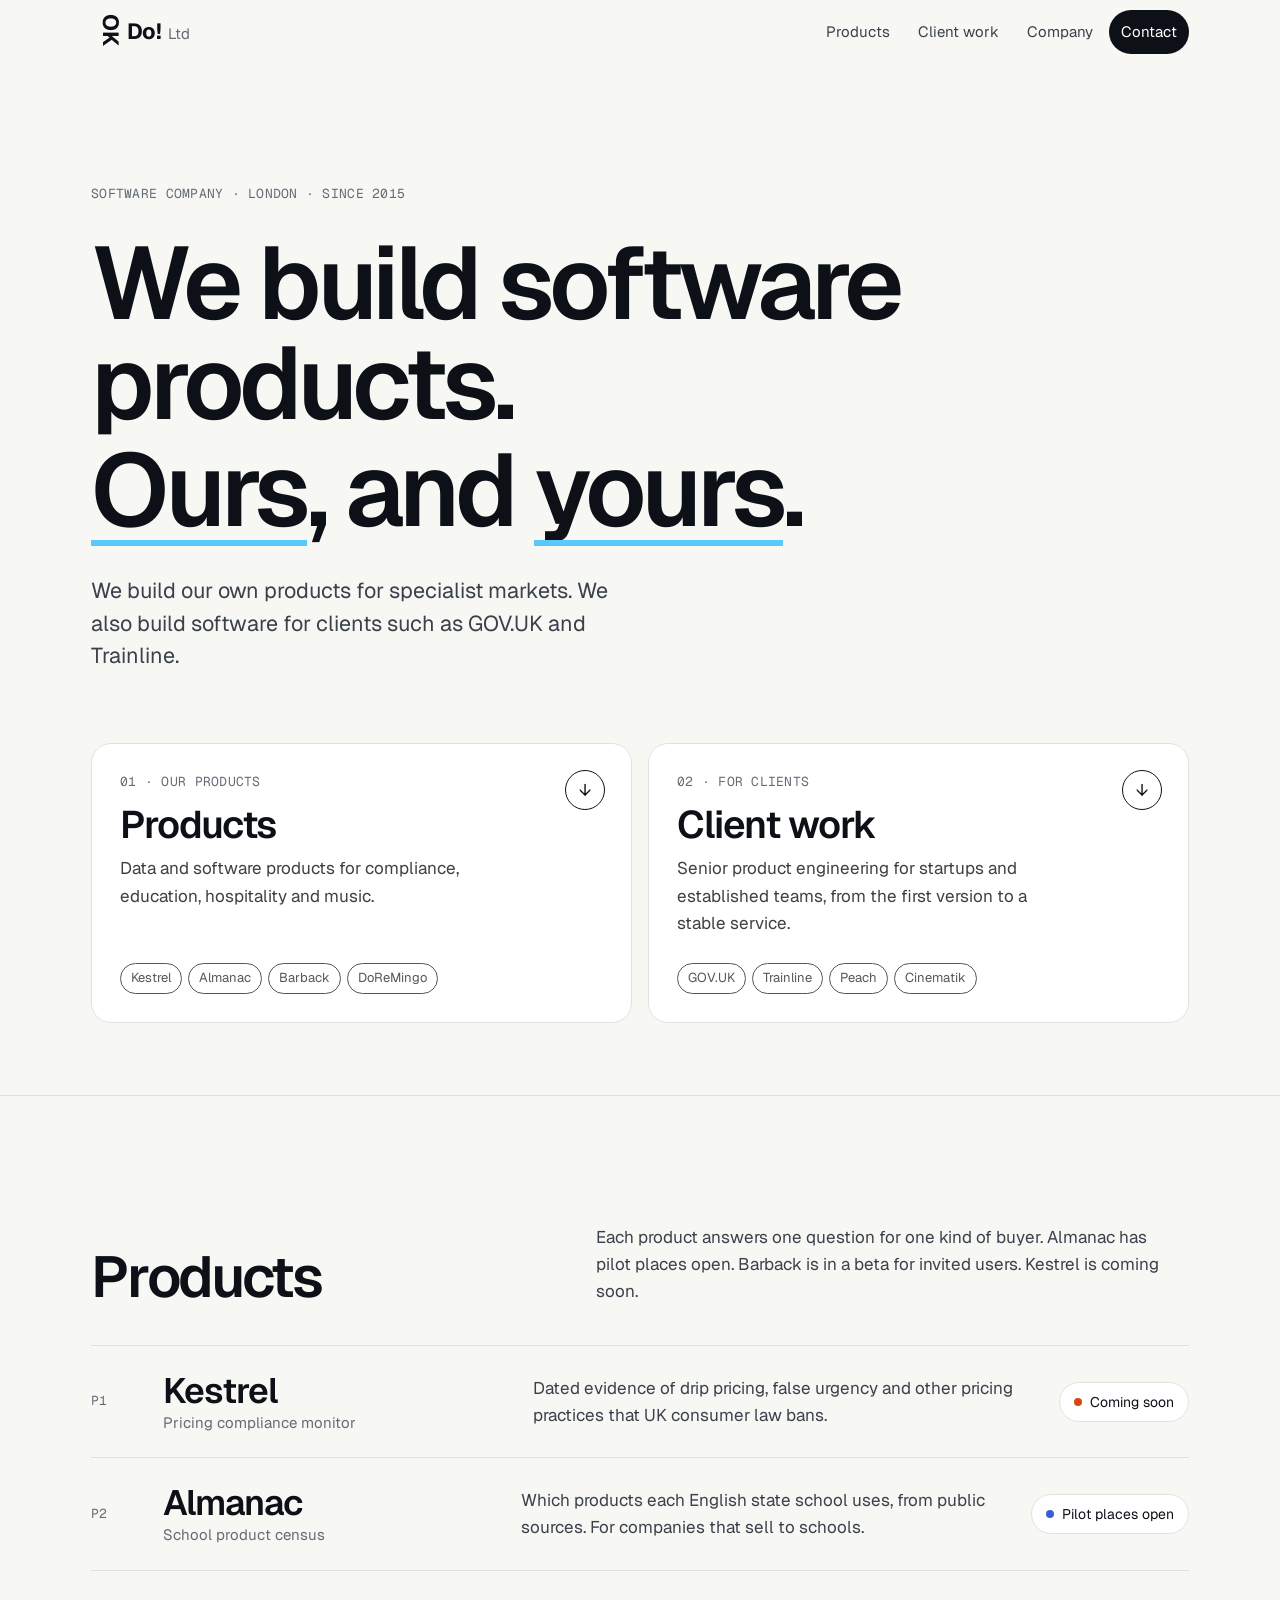
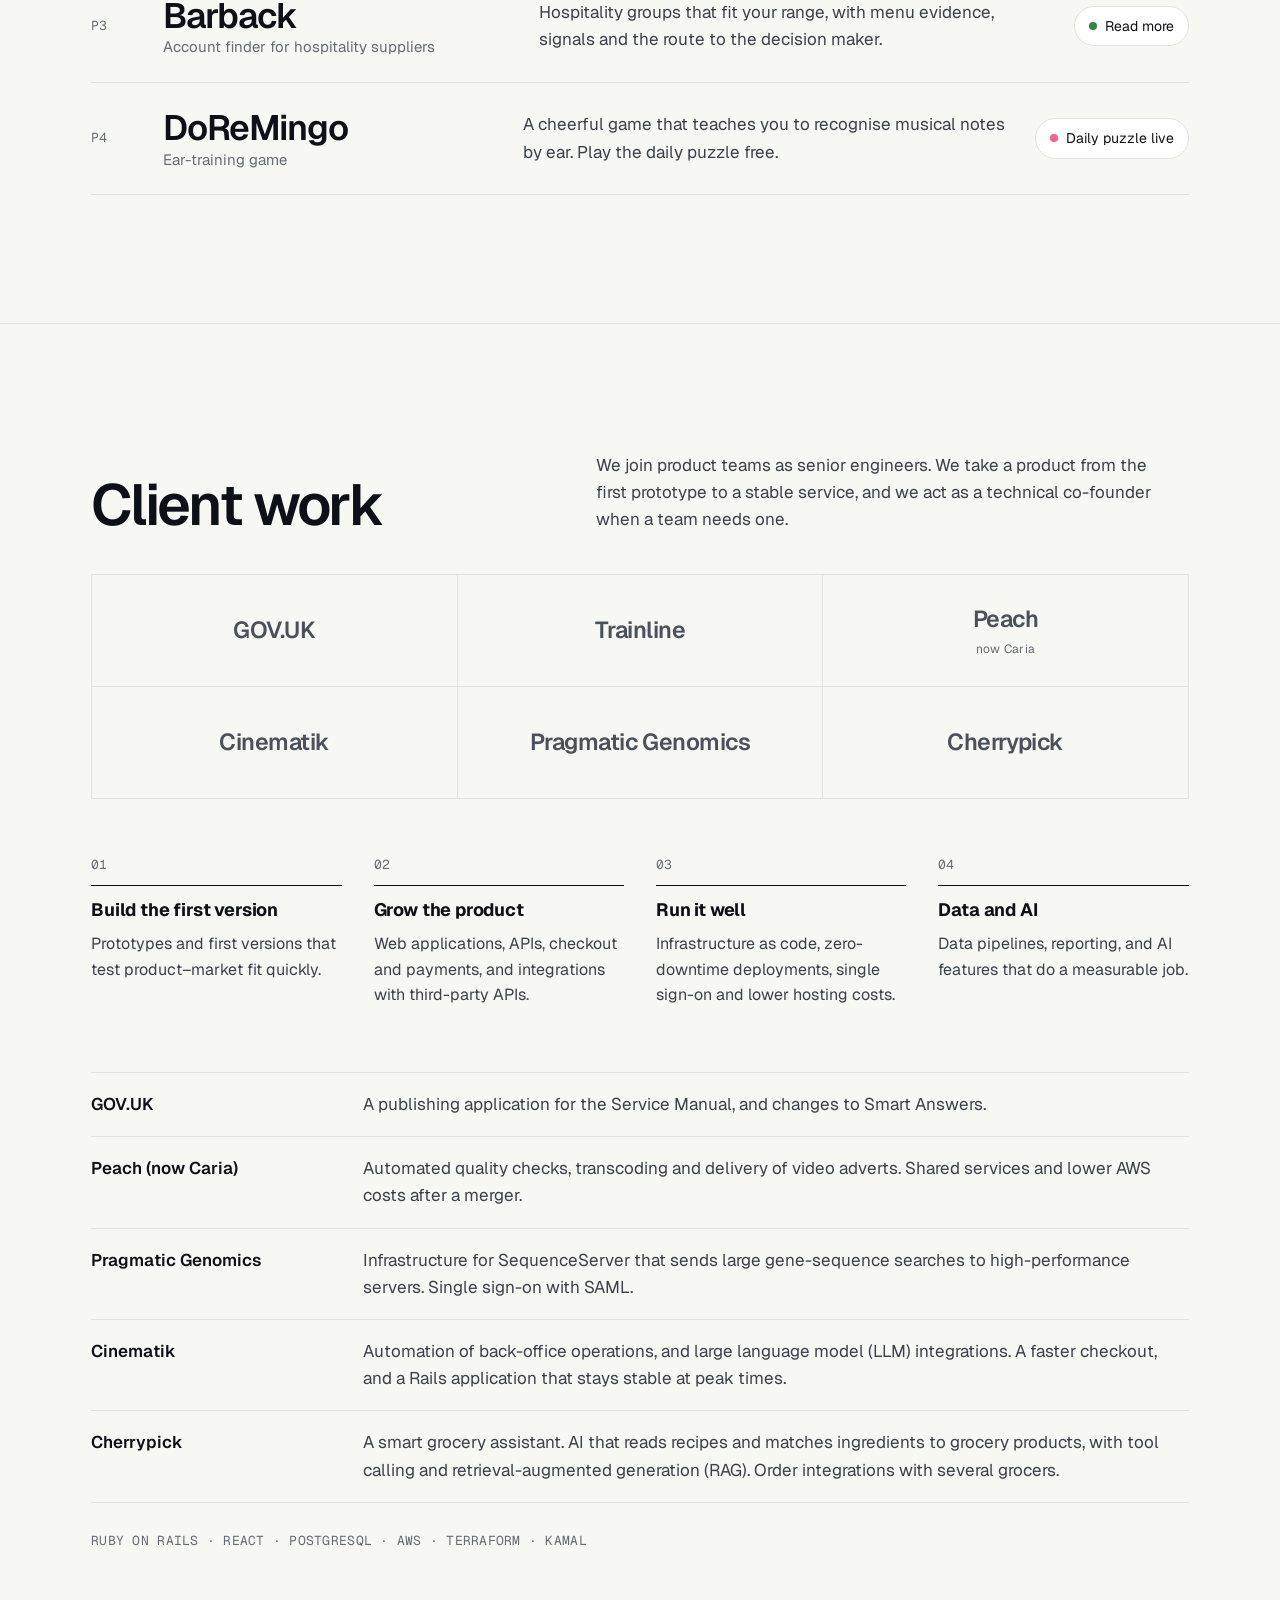
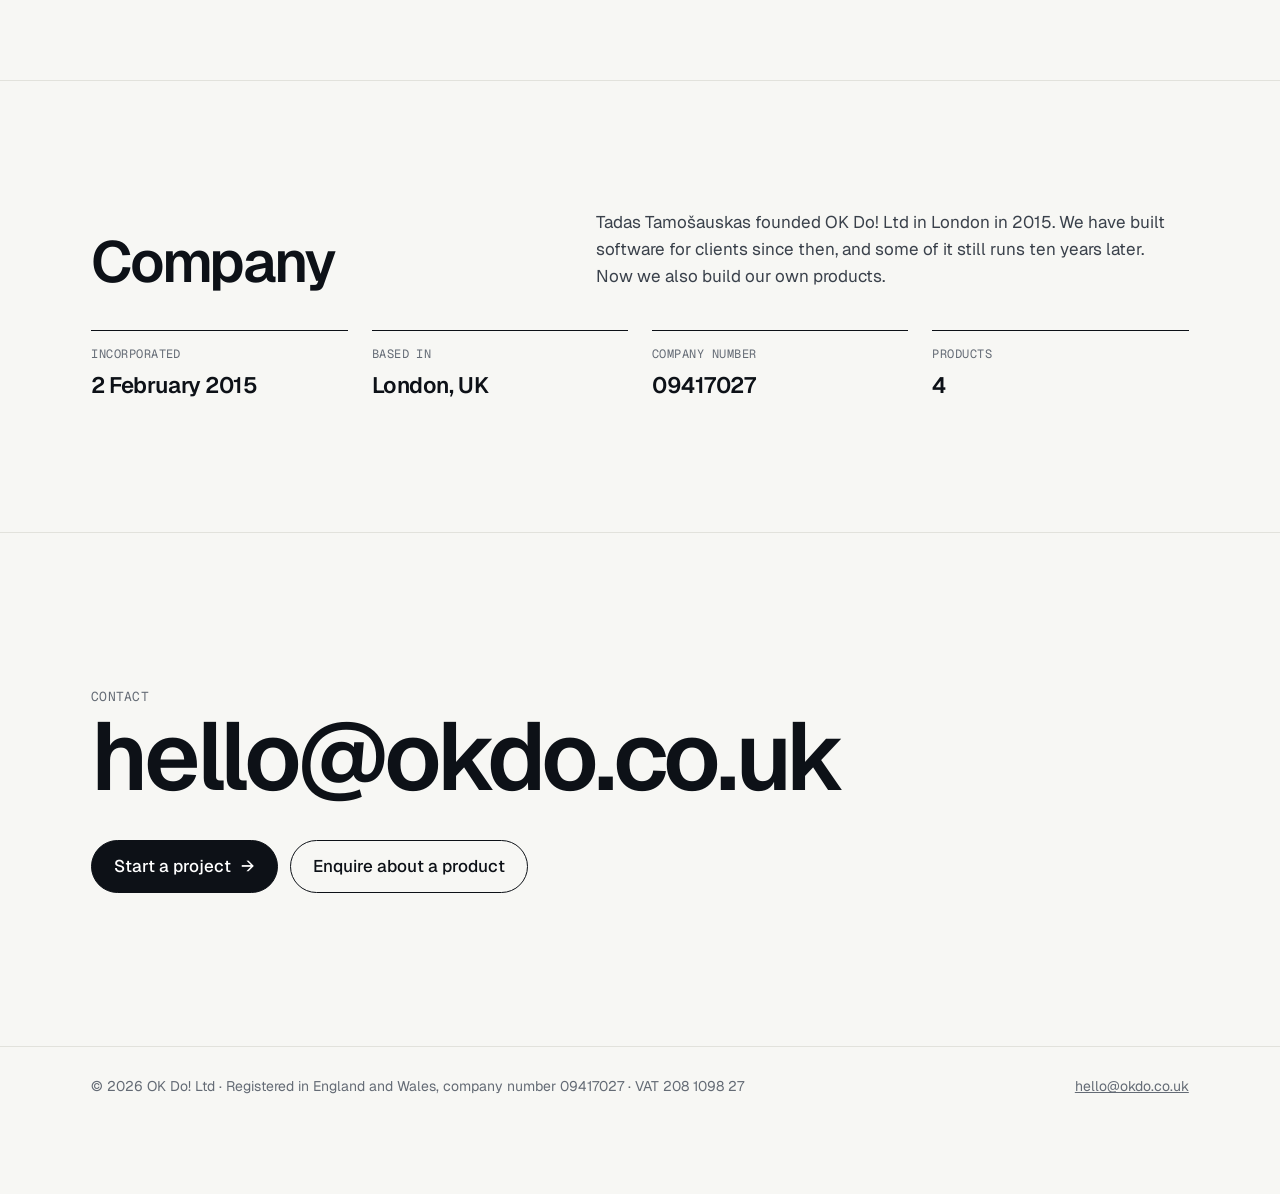
<file: index.html>
<!doctype html>
<html lang="en">
<head>
<meta charset="utf-8">
<meta name="viewport" content="width=device-width, initial-scale=1, viewport-fit=cover">
<title>OK Do! Ltd — software products and product engineering, London</title>
<meta name="description" content="OK Do! Ltd is a London software company, founded in 2015. We build our own products, and we build software for clients such as GOV.UK and Trainline.">
<meta property="og:type" content="website">
<meta property="og:title" content="OK Do! Ltd — we build software products. Ours, and yours.">
<meta property="og:description" content="A London software company since 2015. Products for specialist markets, and senior product engineering for clients.">
<meta property="og:url" content="https://www.okdo.co.uk/">
<link rel="canonical" href="https://www.okdo.co.uk/">
<link rel="icon" href="data:image/svg+xml,%3Csvg xmlns='http://www.w3.org/2000/svg' viewBox='0 0 64 64'%3E%3Crect width='64' height='64' rx='14' fill='%230d1117'/%3E%3Ccircle cx='24' cy='32' r='11' fill='none' stroke='%235ac8fb' stroke-width='6'/%3E%3Cpath d='M42 19v26M42 33l11-14M44 31l10 14' stroke='%23fff' stroke-width='6' stroke-linecap='round' fill='none'/%3E%3C/svg%3E">
<link rel="preconnect" href="https://fonts.googleapis.com">
<link rel="preconnect" href="https://fonts.gstatic.com" crossorigin>
<link href="https://fonts.googleapis.com/css2?family=Geist:wght@300..700&family=Geist+Mono:wght@400;500&display=swap" rel="stylesheet">
<style>
:root {
  --bg: #f7f7f4;
  --paper: #ffffff;
  --ink: #0d1117;
  --ink-2: #3a414b;
  --mute: #646b75;
  --line: #e2e2dc;
  --blue: #5ac8fb;
  --link: #0b6ea8;
  --gutter: max(16px, 4vw);
  --sans: "Geist", ui-sans-serif, system-ui, -apple-system, "Segoe UI", sans-serif;
  --mono: "Geist Mono", ui-monospace, SFMono-Regular, Menlo, monospace;
  --ease: cubic-bezier(.2, .7, .2, 1);
}
* { box-sizing: border-box; margin: 0; padding: 0; }
html { -webkit-text-size-adjust: 100%; scroll-behavior: smooth; }
body { background: var(--bg); color: var(--ink); font: 400 17px/1.6 var(--sans); overflow-x: hidden; }
a { color: inherit; }
img, svg { display: block; }
.wrap { max-width: 1200px; margin: 0 auto; padding: 0 var(--gutter); }
.mono { font-family: var(--mono); font-size: 13px; letter-spacing: .02em; color: var(--mute); text-transform: uppercase; }
:focus-visible { outline: 2px solid var(--link); outline-offset: 3px; border-radius: 4px; }

/* header */
.top { position: sticky; top: 0; z-index: 10; transition: background .3s, box-shadow .3s; }
.top.scrolled { background: rgba(247, 247, 244, .82); backdrop-filter: saturate(1.4) blur(12px); -webkit-backdrop-filter: saturate(1.4) blur(12px); box-shadow: 0 1px 0 var(--line); }
.top .wrap { display: flex; align-items: center; justify-content: space-between; height: 64px; }
.logo { font-weight: 700; font-size: 22px; letter-spacing: -.02em; text-decoration: none; display: inline-flex; align-items: baseline; gap: .28em; }
.logo .ok { display: inline-block; color: var(--ink); transform: rotate(.25turn) translate(-2px, -4px); transition: transform .45s var(--ease); }
.logo:hover .ok, .logo:focus-visible .ok { transform: rotate(0); }
.logo .ltd { color: var(--mute); font-weight: 400; font-size: 15px; }
nav { display: flex; gap: 4px; }
nav a { text-decoration: none; font-size: 15px; color: var(--ink-2); padding: 10px 12px; border-radius: 999px; transition: background .2s; }
nav a:hover { background: rgba(13, 17, 23, .06); }
nav a.cta { background: var(--ink); color: #fff; }
nav a.cta:hover { background: #262d38; }
@media (max-width: 640px) { nav a:not(.cta) { display: none; } }

/* hero */
.hero { padding-top: clamp(48px, 10vw, 120px); padding-bottom: clamp(40px, 6vw, 72px); }
.hero .mono { margin-bottom: 28px; }
h1 { font-size: clamp(2.6rem, 8.2vw, 6.4rem); line-height: .98; letter-spacing: -.045em; font-weight: 600; }
h1 .line { display: block; overflow: hidden; padding-bottom: .06em; }
h1 .line > span { display: inline-block; transform: translateY(105%); animation: rise .9s var(--ease) forwards; }
h1 .line:nth-child(2) > span { animation-delay: .12s; }
h1 em { font-style: normal; position: relative; white-space: nowrap; }
h1 em::after { content: ""; position: absolute; left: 0; right: 0; bottom: .06em; height: .09em; background: var(--blue); transform: scaleX(0); transform-origin: left; animation: draw .7s var(--ease) forwards; }
h1 em:first-of-type::after { animation-delay: .8s; }
h1 em:last-of-type::after { animation-delay: 1s; }
@keyframes rise { to { transform: none; } }
@keyframes draw { to { transform: scaleX(1); } }
.lede { max-width: 40ch; font-size: clamp(1.1rem, 2vw, 1.35rem); line-height: 1.5; color: var(--ink-2); margin-top: 28px; opacity: 0; animation: fade .8s .35s var(--ease) forwards; }
@keyframes fade { from { opacity: 0; transform: translateY(8px); } to { opacity: 1; transform: none; } }

.doors { display: grid; grid-template-columns: 1fr 1fr; gap: 16px; margin-top: clamp(40px, 6vw, 72px); }
@media (max-width: 760px) { .doors { grid-template-columns: 1fr; } }
.door { position: relative; isolation: isolate; overflow: hidden; display: flex; flex-direction: column; gap: 10px; min-height: 220px; padding: 28px; border: 1px solid var(--line); border-radius: 20px; background: var(--paper); text-decoration: none; opacity: 0; animation: fade .8s var(--ease) forwards; transition: color .45s var(--ease), border-color .45s; }
.door:nth-child(1) { animation-delay: .5s; }
.door:nth-child(2) { animation-delay: .6s; }
.door::before { content: ""; position: absolute; inset: 0; z-index: -1; background: var(--ink); clip-path: circle(0 at var(--x, 90%) var(--y, 90%)); transition: clip-path .6s var(--ease); }
.door:hover, .door:focus-visible { color: #fff; border-color: var(--ink); }
.door:hover::before, .door:focus-visible::before { clip-path: circle(150% at var(--x, 90%) var(--y, 90%)); }
.door .mono { margin: 0; transition: color .45s; }
.door:hover .mono, .door:focus-visible .mono { color: #9aa3ad; }
.door h2 { font-size: clamp(1.7rem, 3.2vw, 2.4rem); letter-spacing: -.03em; font-weight: 600; line-height: 1.1; }
.door p { color: inherit; opacity: .8; max-width: 34ch; }
.door .chips { margin-top: auto; display: flex; flex-wrap: wrap; gap: 6px; padding-top: 16px; }
.door .chips span { font-size: 13px; padding: 4px 10px; border-radius: 999px; border: 1px solid currentColor; opacity: .7; }
.door .arrow { position: absolute; top: 26px; right: 26px; width: 40px; height: 40px; border-radius: 50%; border: 1px solid currentColor; display: grid; place-items: center; transition: transform .45s var(--ease); }
.door:hover .arrow { transform: translateY(4px); }

/* sections */
section.block { padding: clamp(64px, 10vw, 128px) 0; border-top: 1px solid var(--line); }
.block-head { display: grid; grid-template-columns: 1fr 1.3fr; gap: 24px 48px; margin-bottom: 40px; align-items: end; }
@media (max-width: 760px) { .block-head { grid-template-columns: 1fr; } }
.block-head h2 { font-size: clamp(2rem, 5vw, 3.6rem); letter-spacing: -.04em; line-height: 1; font-weight: 600; }
.block-head p { color: var(--ink-2); max-width: 52ch; }

/* products */
.plist { list-style: none; border-top: 1px solid var(--line); }
.prow { display: grid; grid-template-columns: 1fr; gap: 12px 24px; align-items: center; padding: 26px 0; border-bottom: 1px solid var(--line); text-decoration: none; position: relative; }
.prow .idx { font-family: var(--mono); font-size: 13px; color: var(--mute); }
.prow .name { font-size: clamp(1.6rem, 3vw, 2.2rem); font-weight: 600; letter-spacing: -.03em; line-height: 1.1; transition: transform .45s var(--ease); }
.prow .name small { display: block; font-size: 15px; font-weight: 400; letter-spacing: 0; color: var(--mute); margin-top: 4px; }
.prow .what { color: var(--ink-2); max-width: 48ch; }
.prow .status { display: inline-flex; align-items: center; gap: 8px; font-size: 14px; white-space: nowrap; padding: 8px 14px; border-radius: 999px; border: 1px solid var(--line); background: var(--paper); transition: background .3s, color .3s, border-color .3s; }
.prow .status i { width: 8px; height: 8px; border-radius: 50%; background: var(--c); box-shadow: 0 0 0 0 var(--c); animation: ping 2.4s infinite; }
@keyframes ping { 0% { box-shadow: 0 0 0 0 color-mix(in srgb, var(--c) 60%, transparent); } 70%, 100% { box-shadow: 0 0 0 8px transparent; } }
.prow:hover .name, .prow:focus-visible .name { transform: translateX(8px); }
.prow:hover .status, .prow:focus-visible .status { background: var(--ink); color: #fff; border-color: var(--ink); }
.prow .peek { --pv-accent: var(--c); --pv-ink: var(--ink); --pv-mute: #8b919a; --pv-line: #e6e6e0; --pv-mono: var(--mono); background: var(--paper); border: 1px solid var(--line); border-radius: 14px; }
/* touch and narrow screens: the preview sits in the row */
.prow .idx { display: none; }
.prow .peek { order: -1; width: 100%; aspect-ratio: 16 / 10; max-height: 240px; }
.prow .status { justify-self: start; }
@media (min-width: 640px) {
  .prow { grid-template-columns: 220px minmax(0, 1fr); }
  .prow .peek { grid-row: span 3; }
}
/* fine pointers on wide screens: the preview follows the cursor */
@media (hover: hover) and (pointer: fine) and (min-width: 900px) {
  .prow { grid-template-columns: 48px minmax(0, 1.1fr) minmax(0, 1.6fr) auto; gap: 8px 24px; }
  .prow .idx { display: block; }
  .prow .status { justify-self: auto; }
  .prow .peek { order: 0; grid-row: auto; aspect-ratio: auto; max-height: none; position: fixed; left: 0; top: 0; width: 280px; height: 175px; pointer-events: none; z-index: 5; opacity: 0; transform: translate(var(--px, 0), var(--py, 0)) scale(.85) rotate(-3deg); transition: opacity .25s, transform .5s var(--ease); box-shadow: 0 24px 60px -20px rgba(13, 17, 23, .35); }
  .prow:hover .peek { opacity: 1; transform: translate(var(--px, 0), var(--py, 0)) scale(1) rotate(-2deg); }
}

/* client work */
.clients { list-style: none; display: grid; grid-template-columns: repeat(3, 1fr); border-top: 1px solid var(--line); border-left: 1px solid var(--line); margin-bottom: 56px; }
@media (max-width: 640px) { .clients { grid-template-columns: repeat(2, 1fr); } }
.clients li { display: grid; place-items: center; text-align: center; min-height: 112px; padding: 16px; border-right: 1px solid var(--line); border-bottom: 1px solid var(--line); font-weight: 600; font-size: clamp(1.05rem, 2.2vw, 1.45rem); letter-spacing: -.02em; color: #4a515b; transition: color .3s, background .3s; }
.clients li small { display: block; font-weight: 400; font-size: 12px; letter-spacing: .02em; color: var(--mute); margin-top: 2px; }
.clients li:hover { color: var(--ink); background: var(--paper); }
.caps { display: grid; grid-template-columns: repeat(4, 1fr); gap: 32px; margin-bottom: 64px; }
@media (max-width: 960px) { .caps { grid-template-columns: repeat(2, 1fr); } }
@media (max-width: 520px) { .caps { grid-template-columns: 1fr; gap: 24px; } }
.caps h3 { font-size: 18px; letter-spacing: -.01em; margin: 10px 0 6px; }
.caps p { color: var(--ink-2); font-size: 16px; }
.caps .n { font-family: var(--mono); font-size: 13px; color: var(--mute); display: block; padding-bottom: 10px; border-bottom: 1px solid var(--ink); }
.cases { display: grid; grid-template-columns: 1fr; border-top: 1px solid var(--line); }
.cases div { display: grid; grid-template-columns: 240px 1fr; gap: 4px 32px; padding: 18px 0; border-bottom: 1px solid var(--line); }
@media (max-width: 640px) { .cases div { grid-template-columns: 1fr; } }
.cases dt { font-weight: 600; }
.cases dd { color: var(--ink-2); }
.stack { margin-top: 28px; }

/* company */
.facts { display: grid; grid-template-columns: repeat(4, 1fr); gap: 24px; }
@media (max-width: 760px) { .facts { grid-template-columns: repeat(2, 1fr); } }
.facts div { padding-top: 14px; border-top: 1px solid var(--ink); }
.facts dt { font-family: var(--mono); font-size: 12px; text-transform: uppercase; letter-spacing: .04em; color: var(--mute); }
.facts dd { font-size: clamp(1.1rem, 2vw, 1.4rem); font-weight: 600; letter-spacing: -.02em; margin-top: 4px; }

/* contact */
.contact { padding: clamp(72px, 12vw, 160px) 0; border-top: 1px solid var(--line); }
.contact .big { display: inline-block; font-size: clamp(2rem, 7.5vw, 6rem); font-weight: 600; letter-spacing: -.045em; line-height: 1; text-decoration: none; background: linear-gradient(var(--blue), var(--blue)) left 92% / 0 .09em no-repeat; transition: background-size .6s var(--ease); overflow-wrap: anywhere; }
.contact .big:hover, .contact .big:focus-visible { background-size: 100% .09em; }
.btns { display: flex; flex-wrap: wrap; gap: 12px; margin-top: 36px; }
.btn { display: inline-flex; align-items: center; gap: 10px; min-height: 48px; padding: 12px 22px; border-radius: 999px; text-decoration: none; font-weight: 500; border: 1px solid var(--ink); transition: background .25s, color .25s, transform .25s var(--ease); }
.btn:hover { transform: translateY(-2px); }
.btn.solid { background: var(--ink); color: #fff; }
.btn.ghost:hover { background: var(--ink); color: #fff; }

footer { border-top: 1px solid var(--line); padding: 28px 0 96px; font-size: 14px; color: var(--mute); }
footer .wrap { display: flex; flex-wrap: wrap; justify-content: space-between; gap: 12px; }

/* scroll reveal */
.rv { opacity: 0; transform: translateY(18px); transition: opacity .8s var(--ease), transform .8s var(--ease); transition-delay: var(--d, 0s); }
.rv.in { opacity: 1; transform: none; }

@media (prefers-reduced-motion: reduce) {
  *, *::before, *::after { animation-duration: 0s !important; animation-delay: 0s !important; transition-duration: 0s !important; scroll-behavior: auto !important; }
  .rv { opacity: 1; transform: none; }
  .prow .status i { animation: none; }
}
@media (prefers-reduced-motion: no-preference) { @view-transition { navigation: auto; } }
</style>
</head>
<body>
<header class="top" id="top">
  <div class="wrap">
    <a class="logo" href="#" aria-label="OK Do! Ltd, home"><span><span class="ok">OK</span> Do!</span><span class="ltd">Ltd</span></a>
    <nav aria-label="Main">
      <a href="#products">Products</a>
      <a href="#work">Client work</a>
      <a href="#company">Company</a>
      <a class="cta" href="#contact">Contact</a>
    </nav>
  </div>
</header>

<main>
  <section class="hero wrap">
    <p class="mono">Software company · London · Since 2015</p>
    <h1><span class="line"><span>We build software products.</span></span><span class="line"><span><em>Ours</em>, and <em>yours</em>.</span></span></h1>
    <p class="lede">We build our own products for specialist markets. We also build software for clients such as GOV.UK and Trainline.</p>
    <div class="doors">
      <a class="door" href="#products">
        <span class="mono">01 · Our products</span>
        <h2>Products</h2>
        <p>Data and software products for compliance, education, hospitality and music.</p>
        <span class="chips"><span>Kestrel</span><span>Almanac</span><span>Barback</span><span>DoReMingo</span></span>
        <span class="arrow" aria-hidden="true">↓</span>
      </a>
      <a class="door" href="#work">
        <span class="mono">02 · For clients</span>
        <h2>Client work</h2>
        <p>Senior product engineering for startups and established teams, from the first version to a stable service.</p>
        <span class="chips"><span>GOV.UK</span><span>Trainline</span><span>Peach</span><span>Cinematik</span></span>
        <span class="arrow" aria-hidden="true">↓</span>
      </a>
    </div>
  </section>

  <section class="block" id="products">
    <div class="wrap">
      <div class="block-head rv">
        <h2>Products</h2>
        <p>Each product answers one question for one kind of buyer. Almanac has pilot places open. Barback is in a beta for invited users. Kestrel is coming soon.</p>
      </div>
      <ol class="plist">
        <li class="rv"><a class="prow" href="kestrel/" style="--c:#d9480f">
          <span class="idx">P1</span>
          <span class="name">Kestrel<small>Pricing compliance monitor</small></span>
          <span class="what">Dated evidence of drip pricing, false urgency and other pricing practices that UK consumer law bans.</span>
          <span class="status"><i></i>Coming soon</span>
          <span class="peek" data-preview="kestrel"></span>
        </a></li>
        <li class="rv"><a class="prow" href="almanac/" style="--c:#3b5bdb">
          <span class="idx">P2</span>
          <span class="name">Almanac<small>School product census</small></span>
          <span class="what">Which products each English state school uses, from public sources. For companies that sell to schools.</span>
          <span class="status"><i></i>Pilot places open</span>
          <span class="peek" data-preview="almanac"></span>
        </a></li>
        <li class="rv"><a class="prow" href="barback/" style="--c:#2b8a3e">
          <span class="idx">P3</span>
          <span class="name">Barback<small>Account finder for hospitality suppliers</small></span>
          <span class="what">Hospitality groups that fit your range, with menu evidence, signals and the route to the decision maker.</span>
          <span class="status"><i></i>Read more</span>
          <span class="peek" data-preview="barback"></span>
        </a></li>
        <li class="rv"><a class="prow" href="doremingo/" style="--c:#ff5d8f">
          <span class="idx">P4</span>
          <span class="name">DoReMingo<small>Ear-training game</small></span>
          <span class="what">A cheerful game that teaches you to recognise musical notes by ear. Play the daily puzzle free.</span>
          <span class="status"><i></i>Daily puzzle live</span>
          <span class="peek" data-preview="doremingo" data-src="doremingo/flamingo.svg"></span>
        </a></li>
      </ol>
    </div>
  </section>

  <section class="block" id="work">
    <div class="wrap">
      <div class="block-head rv">
        <h2>Client work</h2>
        <p>We join product teams as senior engineers. We take a product from the first prototype to a stable service, and we act as a technical co-founder when a team needs one.</p>
      </div>
      <ul class="clients" aria-label="Selected clients">
        <li class="rv">GOV.UK</li>
        <li class="rv" style="--d:.05s">Trainline</li>
        <li class="rv" style="--d:.1s"><span>Peach<small>now Caria</small></span></li>
        <li class="rv" style="--d:.15s">Cinematik</li>
        <li class="rv" style="--d:.2s">Pragmatic Genomics</li>
        <li class="rv" style="--d:.25s">Cherrypick</li>
      </ul>
      <div class="caps">
        <div class="rv"><span class="n">01</span><h3>Build the first version</h3><p>Prototypes and first versions that test product–market fit quickly.</p></div>
        <div class="rv" style="--d:.06s"><span class="n">02</span><h3>Grow the product</h3><p>Web applications, APIs, checkout and payments, and integrations with third-party APIs.</p></div>
        <div class="rv" style="--d:.12s"><span class="n">03</span><h3>Run it well</h3><p>Infrastructure as code, zero-downtime deployments, single sign-on and lower hosting costs.</p></div>
        <div class="rv" style="--d:.18s"><span class="n">04</span><h3>Data and AI</h3><p>Data pipelines, reporting, and AI features that do a measurable job.</p></div>
      </div>
      <dl class="cases">
        <div class="rv"><dt>GOV.UK</dt><dd>A publishing application for the Service Manual, and changes to Smart Answers.</dd></div>
        <div class="rv"><dt>Peach (now Caria)</dt><dd>Automated quality checks, transcoding and delivery of video adverts. Shared services and lower AWS costs after a merger.</dd></div>
        <div class="rv"><dt>Pragmatic Genomics</dt><dd>Infrastructure for SequenceServer that sends large gene-sequence searches to high-performance servers. Single sign-on with SAML.</dd></div>
        <div class="rv"><dt>Cinematik</dt><dd>Automation of back-office operations, and large language model (LLM) integrations. A faster checkout, and a Rails application that stays stable at peak times.</dd></div>
        <div class="rv"><dt>Cherrypick</dt><dd>A smart grocery assistant. AI that reads recipes and matches ingredients to grocery products, with tool calling and retrieval-augmented generation (RAG). Order integrations with several grocers.</dd></div>
      </dl>
      <p class="mono stack rv">Ruby on Rails · React · PostgreSQL · AWS · Terraform · Kamal</p>
    </div>
  </section>

  <section class="block" id="company">
    <div class="wrap">
      <div class="block-head rv">
        <h2>Company</h2>
        <p>Tadas Tamošauskas founded OK Do! Ltd in London in 2015. We have built software for clients since then, and some of it still runs ten years later. Now we also build our own products.</p>
      </div>
      <dl class="facts">
        <div class="rv"><dt>Incorporated</dt><dd>2 February 2015</dd></div>
        <div class="rv" style="--d:.06s"><dt>Based in</dt><dd>London, UK</dd></div>
        <div class="rv" style="--d:.12s"><dt>Company number</dt><dd>09417027</dd></div>
        <div class="rv" style="--d:.18s"><dt>Products</dt><dd>4</dd></div>
      </dl>
    </div>
  </section>

  <section class="contact" id="contact">
    <div class="wrap">
      <p class="mono rv">Contact</p>
      <a class="big rv" href="mailto:hello@okdo.co.uk?subject=Hello">hello@okdo.co.uk</a>
      <div class="btns rv">
        <a class="btn solid" href="mailto:hello@okdo.co.uk?subject=Project%20enquiry">Start a project <span aria-hidden="true">→</span></a>
        <a class="btn ghost" href="#products">Enquire about a product</a>
      </div>
    </div>
  </section>
</main>

<footer>
  <div class="wrap">
    <span>© 2026 OK Do! Ltd · Registered in England and Wales, company number 09417027 · VAT 208 1098 27</span>
    <a href="mailto:hello@okdo.co.uk">hello@okdo.co.uk</a>
  </div>
</footer>

<script src="assets/school-dots.js"></script>
<script src="assets/previews.js"></script>
<script>
(function () {
  var top = document.getElementById('top');
  function onScroll() { top.classList.toggle('scrolled', window.scrollY > 8); }
  window.addEventListener('scroll', onScroll, { passive: true });
  onScroll();

  // the door fill grows from the pointer position
  document.querySelectorAll('.door').forEach(function (d) {
    d.addEventListener('pointermove', function (e) {
      var r = d.getBoundingClientRect();
      d.style.setProperty('--x', (e.clientX - r.left) + 'px');
      d.style.setProperty('--y', (e.clientY - r.top) + 'px');
    });
  });

  // the product preview follows the cursor (fine pointers only, see CSS)
  var fine = window.matchMedia('(hover: hover) and (pointer: fine) and (min-width: 900px)');
  document.querySelectorAll('.prow').forEach(function (row) {
    var peek = row.querySelector('.peek');
    row.addEventListener('pointermove', function (e) {
      if (!fine.matches) return;
      peek.style.setProperty('--px', (e.clientX + 24) + 'px');
      peek.style.setProperty('--py', (e.clientY - 200) + 'px');
    });
  });

  if ('IntersectionObserver' in window) {
    var io = new IntersectionObserver(function (es) {
      es.forEach(function (e) { if (e.isIntersecting) { e.target.classList.add('in'); io.unobserve(e.target); } });
    }, { rootMargin: '0px 0px -8% 0px' });
    document.querySelectorAll('.rv').forEach(function (el) { io.observe(el); });
  } else {
    document.querySelectorAll('.rv').forEach(function (el) { el.classList.add('in'); });
  }

  OKPreviews.mountAll();
})();
</script>
</body>
</html>
</file>
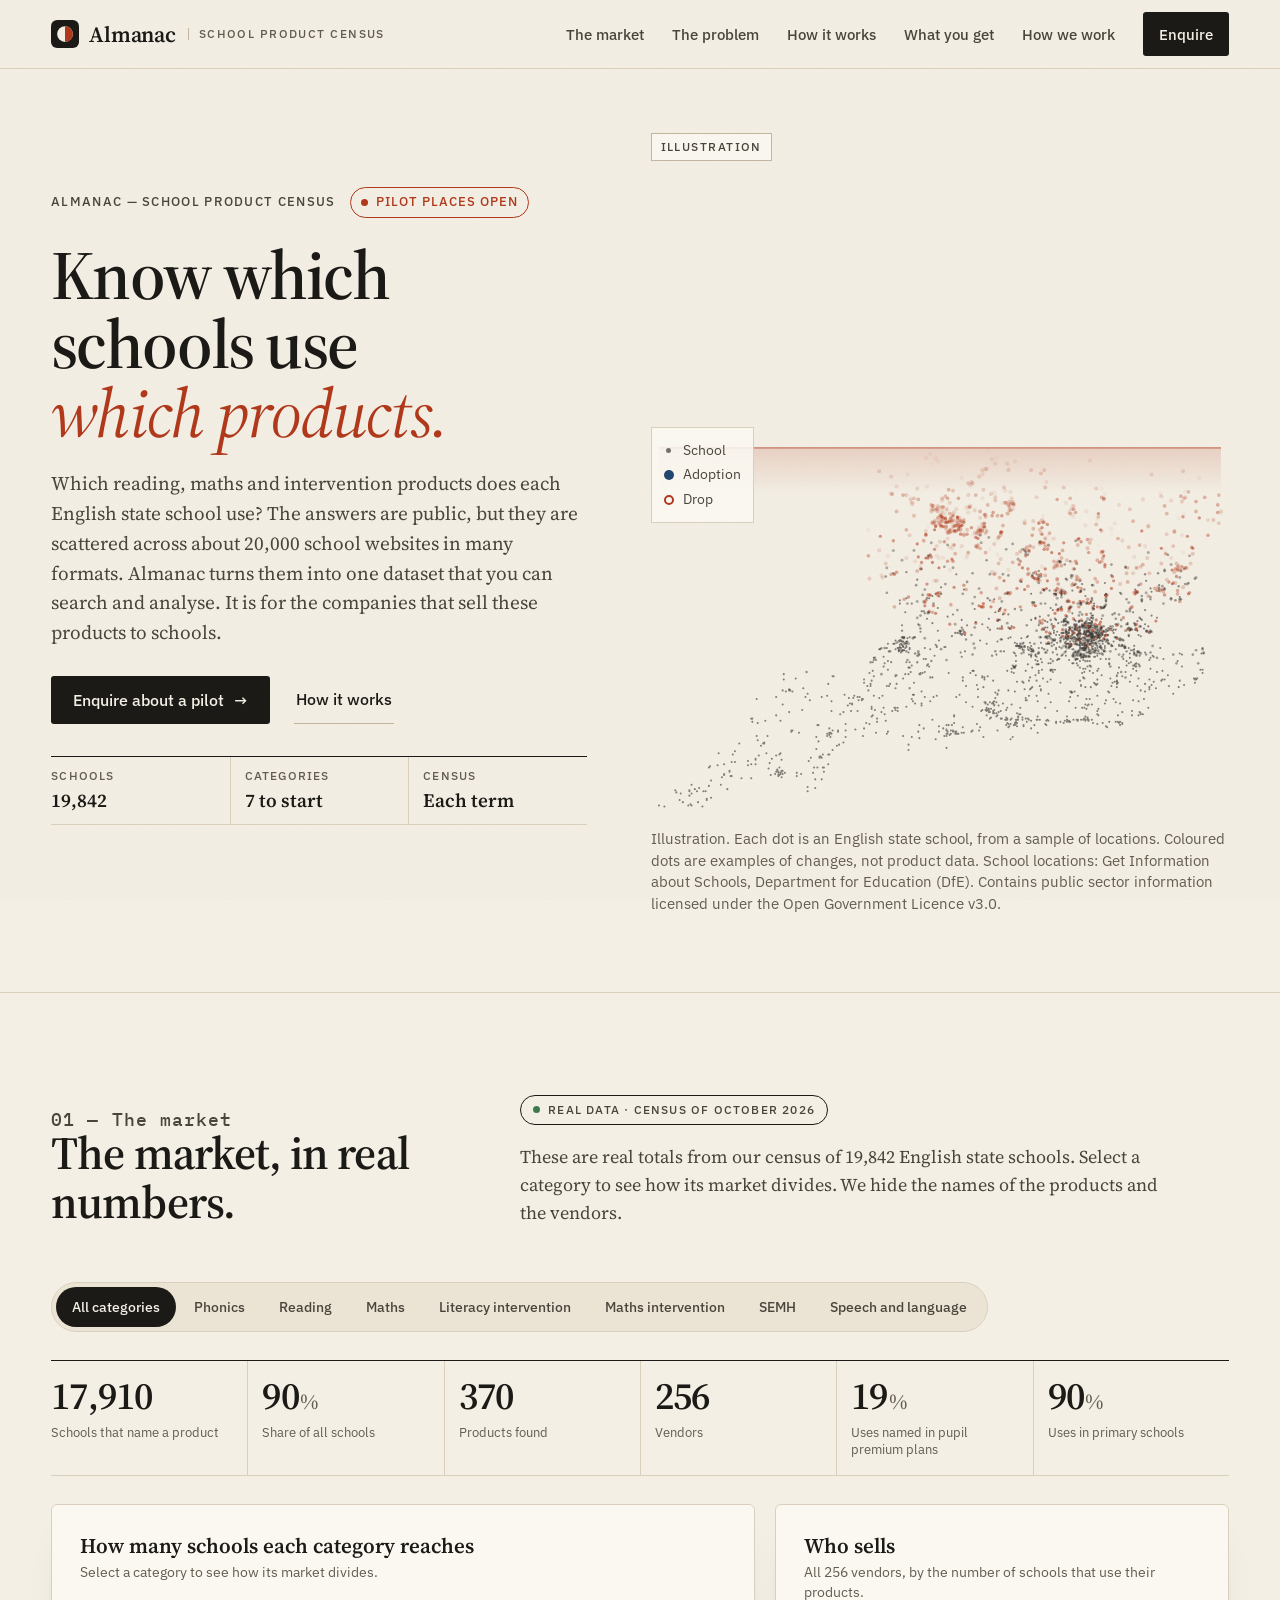
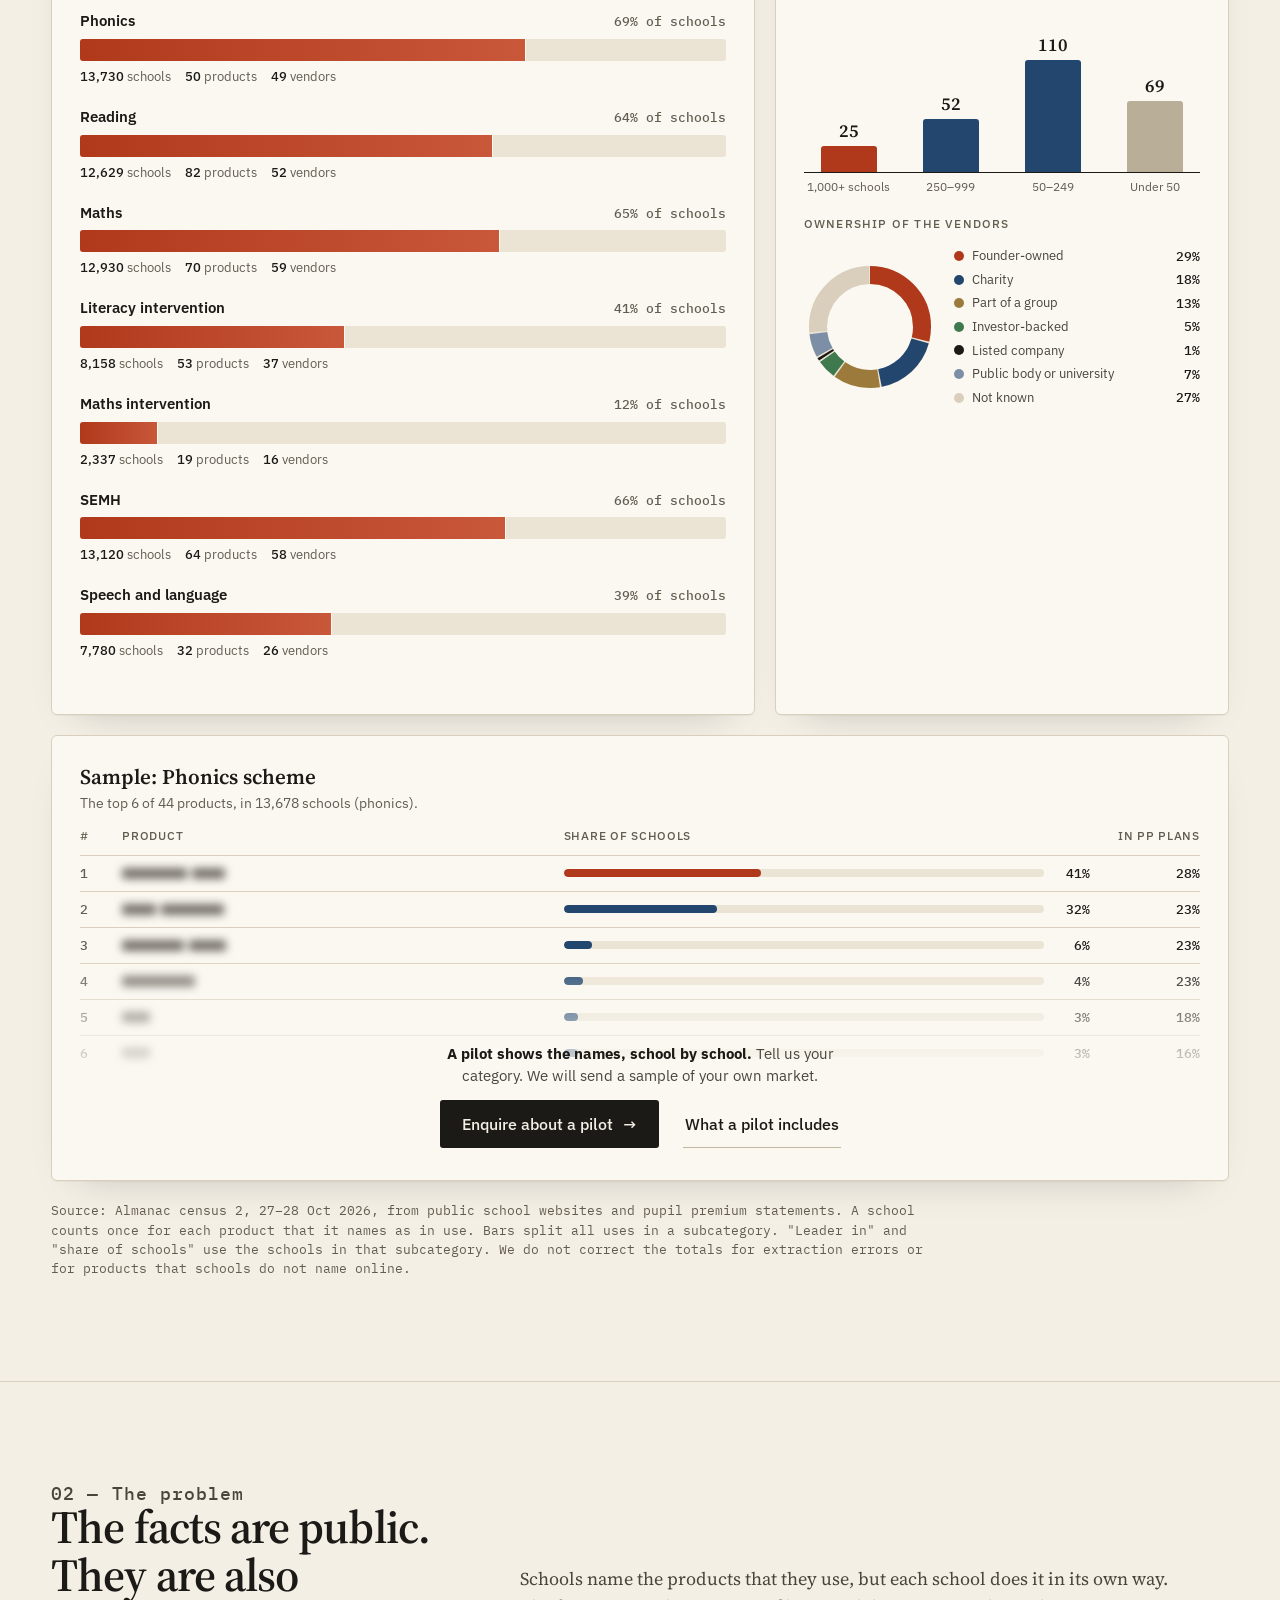
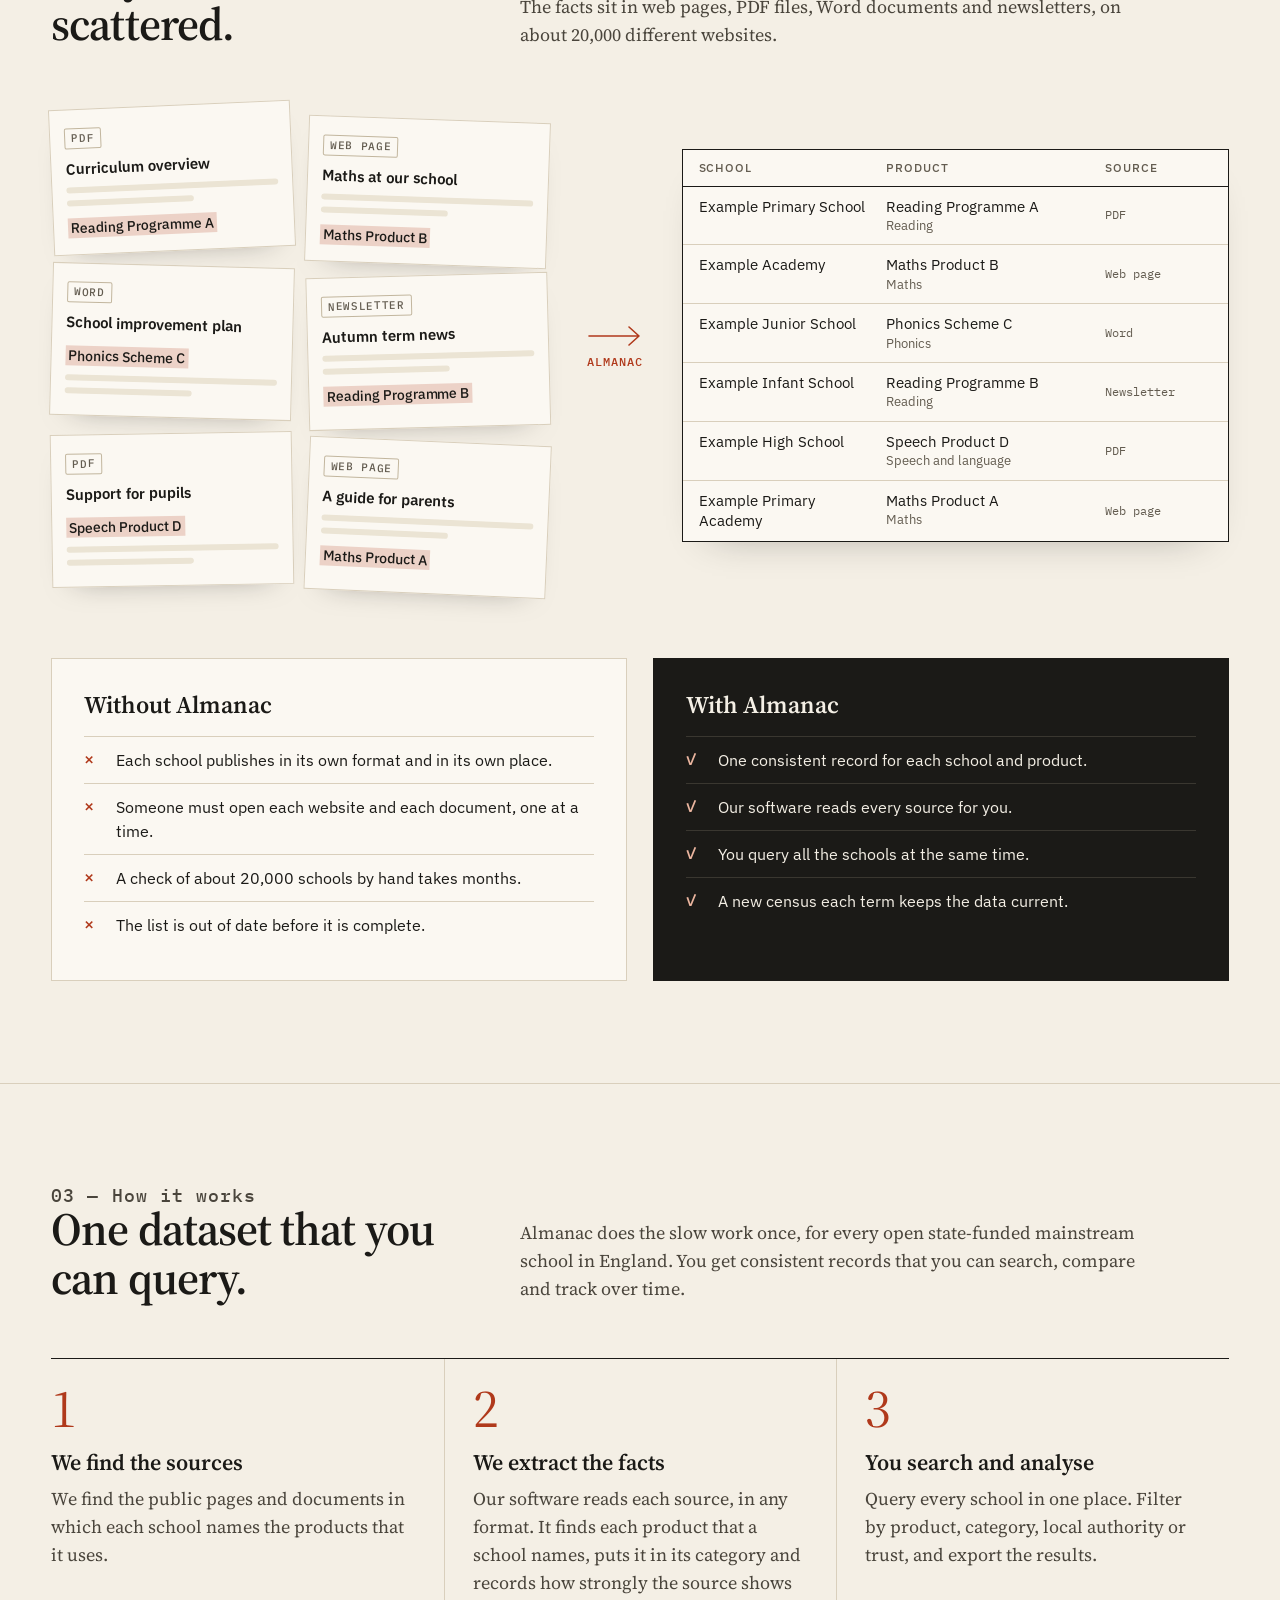
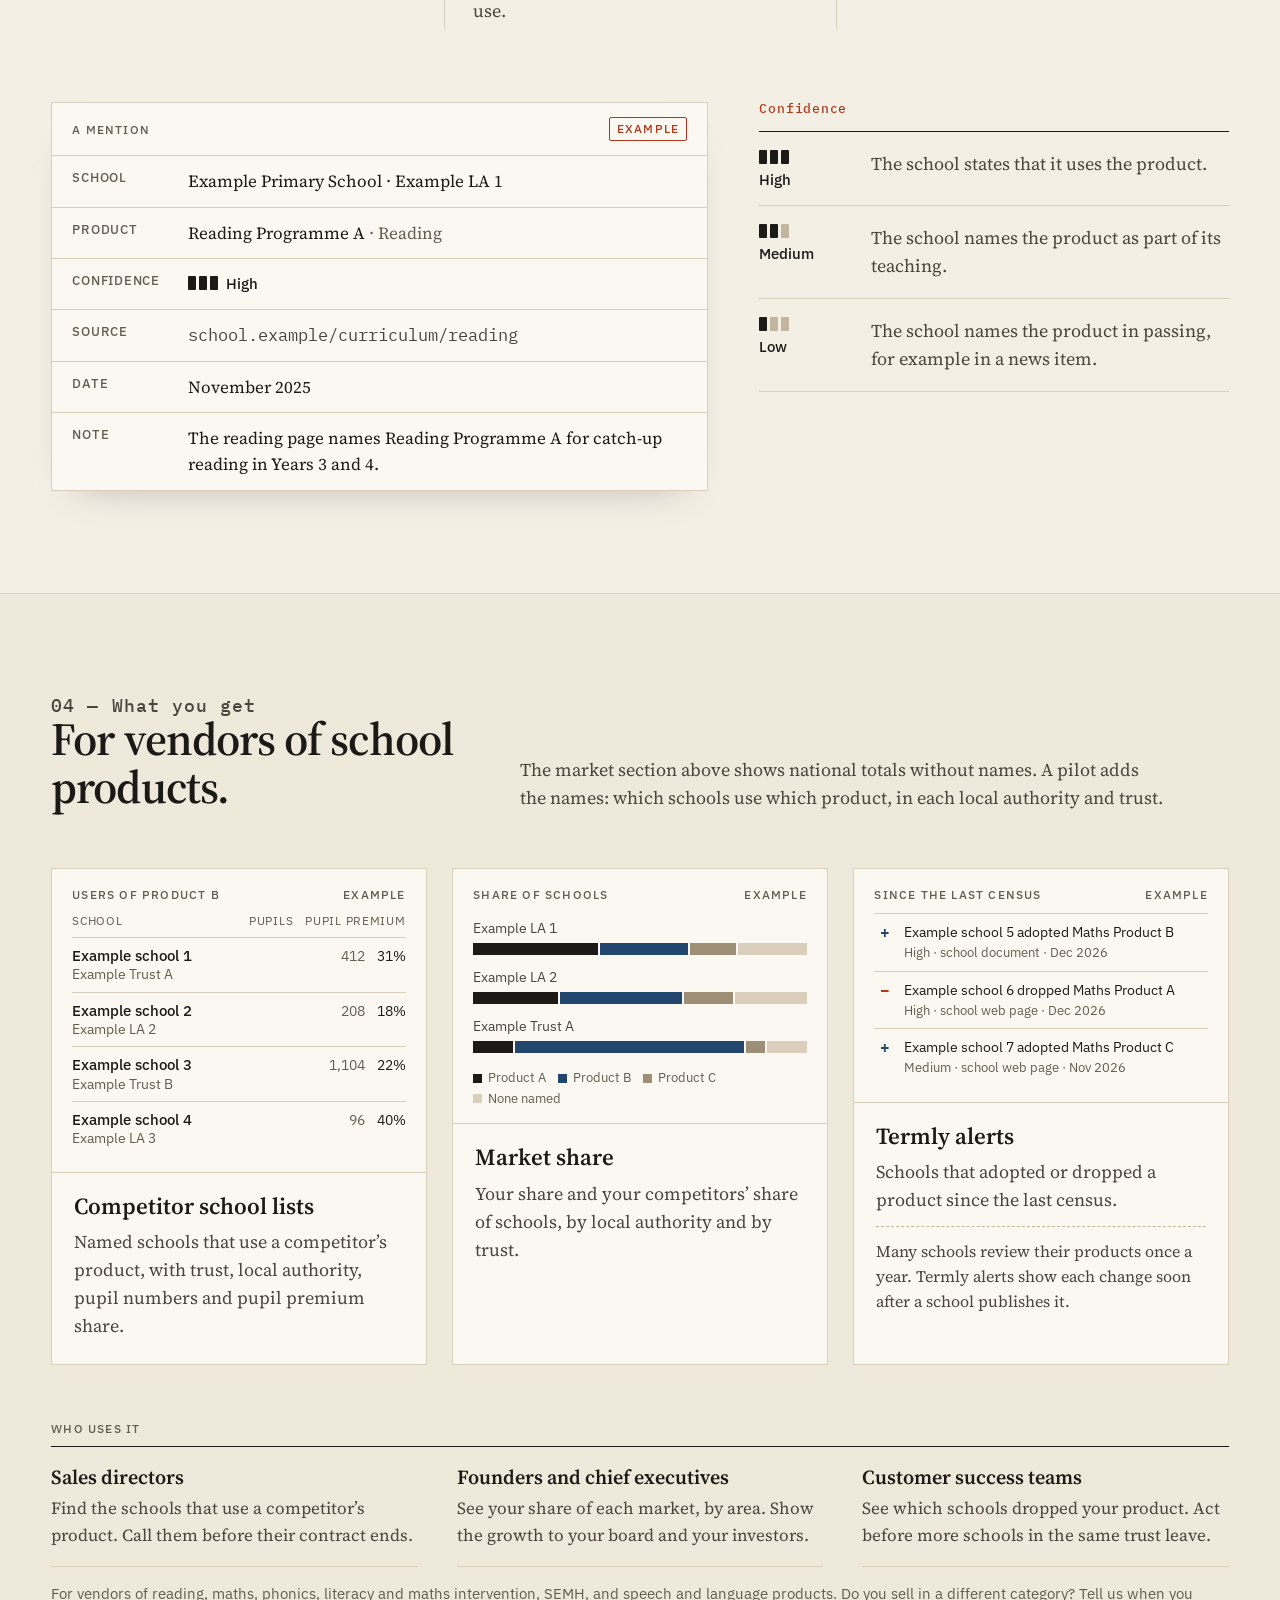
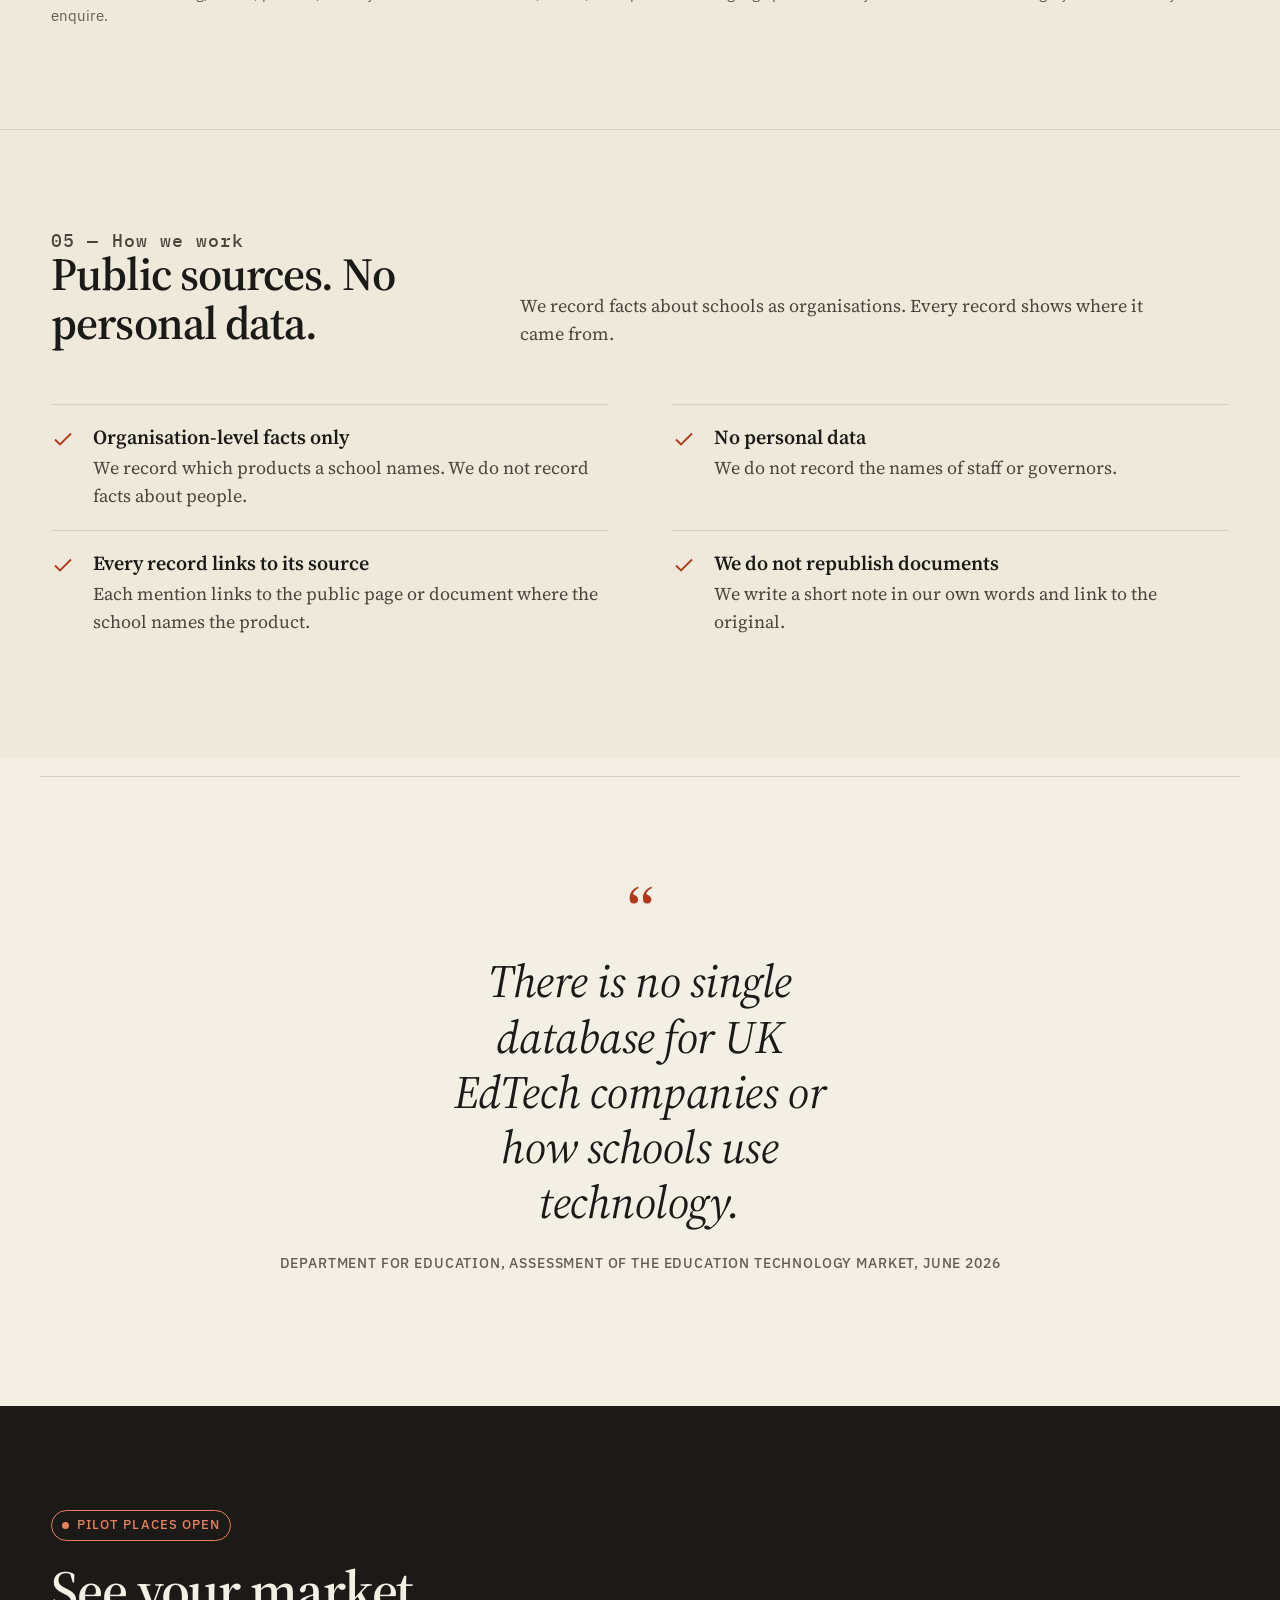
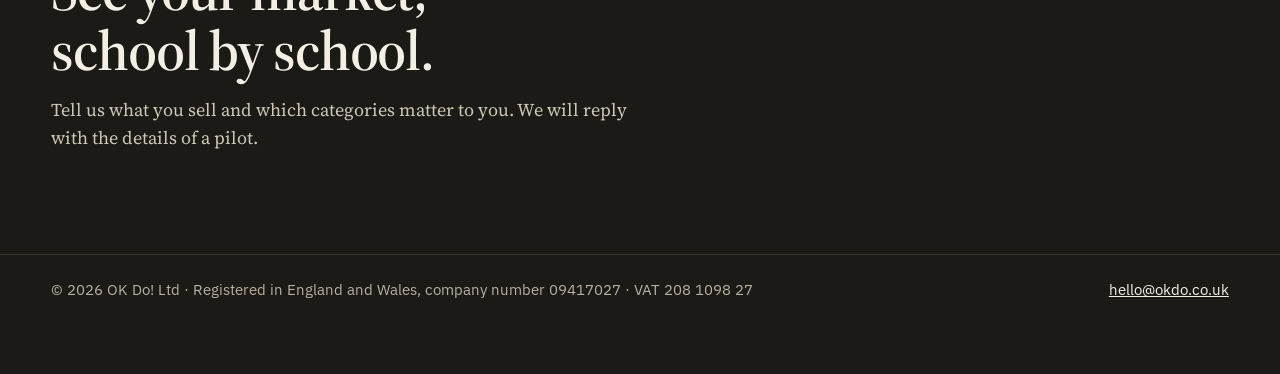
<file: almanac/index.html>
<!doctype html>
<html lang="en">
<head>
<meta charset="utf-8">
<meta name="viewport" content="width=device-width, initial-scale=1">
<title>Almanac — school product census · OK Do! Ltd</title>
<meta name="description" content="Almanac turns public information from about 20,000 English school websites into one dataset of the products each school uses. Search, filter and analyse it. Pilot places open.">
<meta property="og:type" content="website">
<meta property="og:site_name" content="OK Do! Ltd">
<meta property="og:title" content="Almanac — school product census">
<meta property="og:description" content="Know which schools use which products. Almanac records the named products that each English state school uses, with a link to the public source.">
<meta property="og:url" content="https://www.okdo.co.uk/almanac/">
<link rel="canonical" href="https://www.okdo.co.uk/almanac/">
<meta property="og:locale" content="en_GB">
<meta name="theme-color" content="#F4EFE5">
<link rel="icon" type="image/svg+xml" href="data:image/svg+xml,%3Csvg xmlns='http://www.w3.org/2000/svg' viewBox='0 0 32 32'%3E%3Crect width='32' height='32' rx='7' fill='%231B1A17'/%3E%3Ccircle cx='16' cy='16' r='9' fill='%23F4EFE5'/%3E%3Cpath d='M16 7a9 9 0 0 1 0 18z' fill='%23B0391B'/%3E%3C/svg%3E">
<link rel="preconnect" href="https://fonts.googleapis.com">
<link rel="preconnect" href="https://fonts.gstatic.com" crossorigin>
<link href="https://fonts.googleapis.com/css2?family=IBM+Plex+Mono:wght@400;500&family=IBM+Plex+Sans:wght@400;500;600&family=Source+Serif+4:ital,opsz,wght@0,8..60,400;0,8..60,600;0,8..60,700;1,8..60,400&display=swap" rel="stylesheet">
<style>
:root{
  --paper:#F4EFE5; --paper-2:#EBE4D4; --card:#FBF8F2;
  --ink:#1B1A17; --ink-2:#4A453C; --ink-3:#635C50;
  --rule:#D9CFBC; --rule-2:#C2B69E;
  --red:#B0391B; --blue:#22466E;
  --serif:"Source Serif 4", Georgia, "Times New Roman", serif;
  --sans:"IBM Plex Sans", system-ui, -apple-system, "Segoe UI", sans-serif;
  --mono:"IBM Plex Mono", ui-monospace, Menlo, monospace;
  --gutter:clamp(16px, 4vw, 56px);
  --max:1280px;
  --ease:cubic-bezier(.2,.7,.2,1);
}
*{box-sizing:border-box}
html{-webkit-text-size-adjust:100%;scroll-behavior:smooth}
@media (prefers-reduced-motion:reduce){html{scroll-behavior:auto}}
body{margin:0;background:var(--paper);color:var(--ink);font:400 18px/1.55 var(--serif);-webkit-font-smoothing:antialiased;text-rendering:optimizeLegibility;overflow-x:hidden}
body::before{content:"";position:fixed;inset:0;pointer-events:none;z-index:0;opacity:.5;
  background-image:url("data:image/svg+xml,%3Csvg xmlns='http://www.w3.org/2000/svg' width='160' height='160'%3E%3Cfilter id='n'%3E%3CfeTurbulence type='fractalNoise' baseFrequency='.85' numOctaves='2' stitchTiles='stitch'/%3E%3CfeColorMatrix values='0 0 0 0 .35 0 0 0 0 .28 0 0 0 0 .18 0 0 0 .07 0'/%3E%3C/filter%3E%3Crect width='160' height='160' filter='url(%23n)'/%3E%3C/svg%3E")}
body>*{position:relative;z-index:1}
@media (max-width:640px){body{font-size:17px}}
a{color:inherit}
:focus-visible{outline:2px solid var(--red);outline-offset:3px;border-radius:2px}
.wrap{max-width:var(--max);margin:0 auto;padding-left:var(--gutter);padding-right:var(--gutter)}
.sr{position:absolute;width:1px;height:1px;overflow:hidden;clip:rect(0 0 0 0);white-space:nowrap}
.num{font-variant-numeric:tabular-nums lining-nums}

/* buttons */
.btn{display:inline-flex;align-items:center;gap:10px;min-height:48px;padding:0 22px;background:var(--ink);color:var(--paper);text-decoration:none;font:500 16px/1 var(--sans);border-radius:3px;transition:background .2s,transform .2s var(--ease),box-shadow .2s}
.btn:hover{background:#000;transform:translateY(-1px);box-shadow:0 6px 18px -8px rgba(27,26,23,.5)}
.btn .ar{transition:transform .25s var(--ease)}
.btn:hover .ar{transform:translateX(3px)}
.btn-sm{min-height:44px;padding:0 16px;font-size:15px}
.link{display:inline-flex;align-items:center;min-height:48px;font:500 16px/1 var(--sans);color:var(--ink);text-decoration:none;border-bottom:1px solid var(--rule-2);padding:0 2px}
.link:hover{border-color:var(--ink)}

/* header */
.top{border-bottom:1px solid var(--rule)}
.top-in{display:flex;align-items:center;justify-content:space-between;gap:16px;min-height:68px}
.brand{display:flex;align-items:center;gap:10px;text-decoration:none;min-height:44px}
.mark{width:28px;height:28px;flex:none}
.brand-name{font:600 22px/1 var(--serif);letter-spacing:-.01em}
.brand-desc{font:500 12px/1 var(--sans);letter-spacing:.12em;text-transform:uppercase;color:var(--ink-3);padding-left:10px;border-left:1px solid var(--rule-2);margin-left:2px}
.top-nav{display:flex;gap:4px;margin-left:auto}
.top-nav a{font:500 15px/1 var(--sans);color:var(--ink-2);text-decoration:none;padding:0 12px;min-height:44px;display:inline-flex;align-items:center;border-radius:3px}
.top-nav a:hover{color:var(--ink);background:var(--paper-2)}
@media (max-width:900px){.top-nav{display:none}}
@media (max-width:520px){.brand-desc{display:none}}

/* hero */
.hero{display:grid;grid-template-columns:minmax(0,1fr) minmax(0,1.08fr);gap:clamp(32px,5vw,72px);padding-top:clamp(28px,5vw,64px);padding-bottom:clamp(40px,6vw,80px);align-items:center}
.kicker{font:500 12px/1.3 var(--sans);letter-spacing:.1em;text-transform:uppercase;color:var(--ink-3);margin:0 0 4px}
.plus{color:var(--blue)} .minus{color:var(--red)}
.eyebrow{display:flex;flex-wrap:wrap;align-items:center;gap:10px 14px;margin:0 0 22px;font:500 13px/1.3 var(--sans);letter-spacing:.1em;text-transform:uppercase;color:var(--ink-2)}
.stage{display:inline-flex;align-items:center;gap:8px;padding:6px 10px;border:1px solid var(--red);color:var(--red);border-radius:999px;font:500 13px/1.3 var(--sans);letter-spacing:.08em;text-transform:uppercase}
.stage i{width:7px;height:7px;border-radius:50%;background:var(--red);animation:blink 1.6s ease-in-out 3}
@keyframes blink{50%{opacity:.25}}
h1{font:600 clamp(42px,5.4vw,78px)/1.0 var(--serif);letter-spacing:-.025em;margin:0 0 22px;max-width:12ch}
h1 em{font-style:italic;font-weight:400;color:var(--red)}
.lede{font-size:clamp(18px,1.5vw,21px);line-height:1.55;color:var(--ink-2);margin:0 0 28px;max-width:34em}
.cta-row{display:flex;flex-wrap:wrap;align-items:center;gap:12px 24px;margin-bottom:32px}
.facts{display:grid;grid-template-columns:repeat(3,minmax(0,1fr));margin:0 0 36px;border-top:1px solid var(--ink);border-bottom:1px solid var(--rule)}
.facts div{padding:12px 12px 12px 0}
.facts div+div{padding-left:14px;border-left:1px solid var(--rule)}
.facts dt{font:500 12px/1.2 var(--sans);letter-spacing:.1em;text-transform:uppercase;color:var(--ink-3);margin-bottom:6px}
.facts dd{margin:0;font:600 19px/1.2 var(--serif)}

/* map */
.map-fig{margin:0;position:sticky;top:16px}
.map-box{position:relative;width:100%;aspect-ratio:530/626;max-height:86vh}
.map-box canvas{position:absolute;inset:0;width:100%;height:100%}
.tag{position:absolute;top:0;left:0;font:500 12px/1 var(--sans);letter-spacing:.12em;text-transform:uppercase;color:var(--ink-2);padding:7px 9px;border:1px solid var(--rule-2);background:rgba(251,248,242,.8)}
.legend{position:absolute;top:43%;left:0;list-style:none;margin:0;padding:10px 12px;background:rgba(251,248,242,.85);border:1px solid var(--rule);font:400 14px/1.2 var(--sans);color:var(--ink-2)}
.legend li{display:flex;align-items:center;gap:9px;padding:4px 0}
.sw{width:10px;height:10px;border-radius:50%;flex:none}
.sw.s{width:5px;height:5px;margin:0 2.5px;background:var(--ink);opacity:.6}
.sw.a{background:var(--blue)}
.sw.d{border:2px solid var(--red);background:var(--card)}
figcaption{font:400 15px/1.45 var(--sans);color:var(--ink-3);margin-top:12px;max-width:44em}
@media (max-width:980px){
  .hero{grid-template-columns:1fr}
  .map-fig{position:relative;top:0;order:2}
  .hero-text{display:contents}
  .hero-text>.intro{order:1}
  .map-box{max-height:none}
}
@media (max-width:520px){
  .facts dd{font-size:17px}
  .facts div+div{padding-left:10px}
  .legend{font-size:13px;padding:6px 8px}
  .legend li{padding:3px 0}
}

/* sections */
.sec{padding:clamp(56px,8vw,112px) 0;border-top:1px solid var(--rule)}
.sec.alt{background:rgba(235,228,212,.6)}
.sec-head{display:grid;grid-template-columns:minmax(0,4fr) minmax(0,7fr);gap:24px clamp(24px,5vw,72px);margin-bottom:clamp(32px,5vw,56px);align-items:end}
.sec-no{font:500 13px/1 var(--mono);color:var(--red);letter-spacing:.06em;margin:0 0 14px}
h2{font:600 clamp(32px,3.6vw,50px)/1.06 var(--serif);letter-spacing:-.02em;margin:0}
.sec-head p{margin:0;color:var(--ink-2);font-size:clamp(18px,1.4vw,20px);max-width:36em}
@media (max-width:820px){.sec-head{grid-template-columns:1fr}}

.steps{list-style:none;margin:0;padding:0;display:grid;grid-template-columns:repeat(3,minmax(0,1fr));border-top:1px solid var(--ink)}
.steps li{padding:22px 28px 6px 0;position:relative}
.steps li+li{padding-left:28px;border-left:1px solid var(--rule)}
.steps .n{display:block;font:400 54px/1 var(--serif);color:var(--red);font-variant-numeric:lining-nums;margin-bottom:14px}
.steps h3{font:600 22px/1.25 var(--serif);margin:0 0 8px}
.steps p{margin:0;color:var(--ink-2)}
@media (max-width:820px){.steps{grid-template-columns:1fr}.steps li,.steps li+li{padding:20px 0;border-left:0;border-top:1px solid var(--rule)}.steps li:first-child{border-top:0}.steps .n{font-size:40px;margin-bottom:8px}}

.ex-grid{display:grid;grid-template-columns:minmax(0,7fr) minmax(0,5fr);gap:clamp(28px,4vw,56px);margin-top:clamp(40px,6vw,72px);align-items:start}
@media (max-width:900px){.ex-grid{grid-template-columns:1fr}}
.mention{background:var(--card);border:1px solid var(--rule);padding:0;box-shadow:0 18px 40px -30px rgba(27,26,23,.4)}
.mention-h{display:flex;justify-content:space-between;align-items:center;gap:12px;padding:14px 20px;border-bottom:1px solid var(--rule)}
.mention-h .kicker{margin:0}
.ex{font:500 12px/1 var(--sans);letter-spacing:.1em;text-transform:uppercase;color:var(--red);border:1px solid currentColor;padding:5px 7px;border-radius:2px}
.mention dl{margin:0;display:grid;grid-template-columns:auto minmax(0,1fr)}
.mention dt,.mention dd{padding:12px 20px;border-bottom:1px solid var(--rule);margin:0}
.mention dt{font:500 13px/1.5 var(--sans);letter-spacing:.06em;text-transform:uppercase;color:var(--ink-3);padding-right:8px}
.mention dd{font-size:17px}
.mention dd:last-of-type,.mention dt:last-of-type{border-bottom:0}
.mono{font-family:var(--mono);font-size:15px;word-break:break-all;color:var(--ink-2)}
.conf{display:inline-flex;align-items:center;gap:8px;font:500 15px/1 var(--sans)}
.pips{display:inline-flex;gap:3px}
.pips i{width:8px;height:14px;background:var(--rule-2);border-radius:1px}
.pips.h i{background:var(--ink)} .pips.m i:nth-child(-n+2){background:var(--ink)} .pips.l i:first-child{background:var(--ink)}
@media (max-width:520px){.mention dl{grid-template-columns:1fr}.mention dt{border-bottom:0;padding-bottom:0}.mention dd{padding-top:4px}}

.levels{list-style:none;margin:0;padding:0;border-top:1px solid var(--ink)}
.levels li{display:grid;grid-template-columns:96px minmax(0,1fr);gap:16px;padding:18px 0;border-bottom:1px solid var(--rule)}
.levels .conf{flex-direction:column;align-items:flex-start;gap:8px}
.levels p{margin:0;color:var(--ink-2)}
.levels h3{margin:0 0 6px;font:600 20px/1.2 var(--serif)}

.cards{display:grid;grid-template-columns:repeat(3,minmax(0,1fr));gap:clamp(16px,2vw,28px)}
@media (max-width:980px){.cards{grid-template-columns:1fr}}
.card{background:var(--card);border:1px solid var(--rule);display:flex;flex-direction:column;transition:transform .3s var(--ease),box-shadow .3s,border-color .3s}
.card:hover{transform:translateY(-3px);box-shadow:0 22px 44px -30px rgba(27,26,23,.45);border-color:var(--rule-2)}
.card-viz{padding:20px 20px 16px;border-bottom:1px solid var(--rule);min-height:220px}
.card-body{padding:20px 22px 24px}
.card h3{font:600 23px/1.2 var(--serif);margin:0 0 8px}
.card p{margin:0;color:var(--ink-2)}
.card .note{margin-top:12px;padding-top:12px;border-top:1px dashed var(--rule-2);font-size:16px}
.viz-label{display:flex;justify-content:space-between;font:500 12px/1 var(--sans);letter-spacing:.1em;text-transform:uppercase;color:var(--ink-3);margin-bottom:12px}
.rows{list-style:none;margin:0;padding:0;font:400 14px/1.3 var(--sans)}
.rows li{display:grid;grid-template-columns:minmax(0,1fr) auto auto;gap:12px;padding:8px 0;border-top:1px solid var(--rule);align-items:baseline}
.rows li span:first-child b{display:block;font-weight:500;color:var(--ink);font-size:15px}
.rows li span{color:var(--ink-3)}
.rows li.rh{border-top:0;padding-top:0;font-size:12px;letter-spacing:.06em;text-transform:uppercase}
.rows li.rh span{color:var(--ink-3)}
.rows .r{text-align:right;font-variant-numeric:tabular-nums;color:var(--ink)}
.stack{list-style:none;margin:0;padding:0;font:400 14px/1.2 var(--sans)}
.stack li{padding:7px 0}
.stack .lbl{display:flex;justify-content:space-between;color:var(--ink-2);margin-bottom:6px}
.stack .bar{display:flex;height:12px;gap:2px}
.stack .bar i{display:block;height:100%;transform-origin:left;transform:scaleX(0);transition:transform 1s var(--ease)}
.in .stack .bar i{transform:scaleX(1)}
.stack .bar i:nth-child(2){transition-delay:.1s}.stack .bar i:nth-child(3){transition-delay:.2s}.stack .bar i:nth-child(4){transition-delay:.3s}
.k1{background:var(--ink)} .k2{background:var(--blue)} .k3{background:#9C8F76} .k4{background:var(--rule)}
.keys{display:flex;flex-wrap:wrap;gap:4px 12px;margin-top:10px;font:400 13px/1.3 var(--sans);color:var(--ink-3)}
.keys span{display:inline-flex;align-items:center;gap:6px}
.keys i{width:9px;height:9px;display:inline-block}
.alerts{list-style:none;margin:0;padding:0;font:400 14px/1.35 var(--sans)}
.alerts li{display:grid;grid-template-columns:22px minmax(0,1fr);gap:8px;padding:9px 0;border-top:1px solid var(--rule)}
.alerts .sg{font:600 16px/1.1 var(--mono);text-align:center}
.alerts .meta{display:block;color:var(--ink-3);font-size:13px;margin-top:2px}

.trust{list-style:none;margin:0;padding:0;display:grid;grid-template-columns:repeat(2,minmax(0,1fr));gap:0 clamp(24px,5vw,72px)}
.trust li{display:grid;grid-template-columns:28px minmax(0,1fr);gap:14px;padding:20px 0;border-top:1px solid var(--rule)}
.trust svg{width:24px;height:24px;margin-top:2px}
.trust h3{font:600 20px/1.25 var(--serif);margin:0 0 4px}
.trust p{margin:0;color:var(--ink-2)}
@media (max-width:820px){.trust{grid-template-columns:1fr}}

.quote{padding:clamp(64px,9vw,128px) 0;border-top:1px solid var(--rule);text-align:center}
.quote blockquote{margin:0 auto;max-width:22em}
.quote blockquote p{font:400 clamp(28px,3.6vw,48px)/1.2 var(--serif);font-style:italic;letter-spacing:-.01em;margin:0}
.quote .qm{display:block;font:600 72px/0.6 var(--serif);color:var(--red);margin-bottom:18px}
.quote figcaption{margin:24px auto 0;text-align:center;font:500 14px/1.4 var(--sans);letter-spacing:.06em;text-transform:uppercase;color:var(--ink-3);max-width:none}

.end{padding:clamp(56px,8vw,104px) 0;background:var(--ink);color:var(--paper)}
.end-in{display:grid;grid-template-columns:minmax(0,7fr) minmax(0,5fr);gap:32px clamp(32px,5vw,72px);align-items:end}
.end h2{color:var(--paper);font-size:clamp(34px,4.4vw,60px);max-width:14ch}
.end p{color:#CFC7B6;margin:16px 0 0;max-width:34em}
.end .stage{border-color:#E8805F;color:#E8805F;margin-bottom:20px}
.end .stage i{background:#E8805F}
.end .btn{background:var(--paper);color:var(--ink)}
.end .btn:hover{background:#fff}
.end .cred{font-size:17px;border-top:1px solid #3A3730;padding-top:18px;margin-top:24px}
.end .cred a{color:var(--paper);text-decoration-color:#8A8272;text-underline-offset:3px}
.end .cred a:hover{text-decoration-color:var(--paper)}
@media (max-width:820px){.end-in{grid-template-columns:1fr}}

.foot{background:var(--ink);color:#B8B0A0;border-top:1px solid #3A3730}
.foot-in{display:flex;flex-wrap:wrap;justify-content:space-between;gap:8px 24px;padding-top:24px;padding-bottom:72px;font:400 15px/1.5 var(--sans)}
.foot p{margin:0}
.foot a{color:var(--paper);display:inline-block;padding:12px 0;margin:-12px 0}

/* problem: scattered sources become one table */
.scatter{display:grid;grid-template-columns:minmax(0,1fr) auto minmax(0,1.1fr);gap:clamp(16px,3vw,40px);align-items:center}
.srcs{display:grid;grid-template-columns:repeat(2,minmax(0,1fr));gap:14px}
.src{background:var(--card);border:1px solid var(--rule);padding:12px 14px 14px;box-shadow:0 14px 30px -24px rgba(27,26,23,.5);transform:rotate(var(--r,0deg)) translateY(var(--y,0px));font-family:var(--sans)}
.src .fmt{display:inline-block;font:500 11px/1 var(--mono);letter-spacing:.06em;text-transform:uppercase;color:var(--ink-3);border:1px solid var(--rule-2);padding:4px 6px;border-radius:2px;margin-bottom:10px}
.src b{display:block;font:600 15px/1.3 var(--sans);margin-bottom:8px}
.src .ln{display:block;height:6px;background:var(--paper-2);border-radius:3px;margin:7px 0}
.src .ln.s{width:60%}
.src mark{display:inline;font:500 14px/1.5 var(--sans);color:var(--ink);padding:1px 3px;background:linear-gradient(rgba(176,57,27,.2),rgba(176,57,27,.2)) 0 0/0 100% no-repeat;transition:background-size .5s var(--ease);transition-delay:calc(var(--i) * .3s + .4s)}
.scatter.in .src mark{background-size:100% 100%}
.flow{display:flex;flex-direction:column;align-items:center;gap:8px;font:500 12px/1 var(--mono);letter-spacing:.08em;text-transform:uppercase;color:var(--red)}
.flow svg{width:56px;height:24px;overflow:visible}
.flow path{fill:none;stroke:var(--red);stroke-width:1.6;stroke-linecap:round;stroke-linejoin:round;stroke-dasharray:1;stroke-dashoffset:1;transition:stroke-dashoffset .8s var(--ease) .2s}
.scatter.in .flow path{stroke-dashoffset:0}
.tbl{background:var(--card);border:1px solid var(--ink);font-family:var(--sans);box-shadow:0 18px 40px -30px rgba(27,26,23,.45)}
.tbl-h,.tbl-r{display:grid;grid-template-columns:minmax(0,1.15fr) minmax(0,1.35fr) minmax(0,.7fr);gap:12px;padding:10px 16px}
.tbl-h{font:500 12px/1.3 var(--sans);letter-spacing:.08em;text-transform:uppercase;color:var(--ink-3);border-bottom:1px solid var(--ink)}
.tbl-r{font-size:15px;line-height:1.35;border-top:1px solid var(--rule);opacity:0;transform:translateX(-10px);transition:opacity .5s var(--ease),transform .5s var(--ease);transition-delay:calc(var(--i) * .3s + .7s)}
.tbl-h+.tbl-r{border-top:0}
.tbl-r small{display:block;color:var(--ink-3);font-size:13px}
.tbl-r .f{font:400 12px/1.35 var(--mono);color:var(--ink-3);align-self:center}
.scatter.in .tbl-r{opacity:1;transform:none}
.vs{display:grid;grid-template-columns:repeat(2,minmax(0,1fr));gap:clamp(16px,2vw,28px);margin-top:clamp(40px,6vw,72px)}
.vs article{padding:clamp(20px,3vw,32px);border:1px solid var(--rule);background:var(--card)}
.vs .with{background:var(--ink);color:var(--paper);border-color:var(--ink)}
.vs h3{font:600 24px/1.2 var(--serif);margin:0 0 16px}
.vs ul{list-style:none;margin:0;padding:0}
.vs li{display:grid;grid-template-columns:22px minmax(0,1fr);gap:10px;padding:11px 0;border-top:1px solid var(--rule);font:400 16px/1.5 var(--sans)}
.vs .with li{border-top-color:#3A3730}
.vs li::before{content:"\00D7";font:500 17px/1.4 var(--mono);color:var(--red)}
.vs .with li::before{content:"\2713";color:#EBB59F}
@media (max-width:900px){
  .scatter{grid-template-columns:1fr}
  .flow svg{transform:rotate(90deg);margin:16px 0}
  .src:nth-child(n+5){display:none}
  .tbl-r:nth-child(n+6){display:none}
}
@media (max-width:520px){
  .tbl-h,.tbl-r{grid-template-columns:minmax(0,1fr) auto;row-gap:2px}
  .tbl-h span:nth-child(2){display:none}
  .tbl-r span:first-child{font-weight:600}
  .tbl-r span:nth-child(2){grid-column:1}
  .tbl-r .f{grid-column:2;grid-row:1 / span 2}
}
@media (max-width:820px){.vs{grid-template-columns:1fr}}

/* market: real census aggregates */
.sec-head p.mk-real{display:flex;width:max-content;max-width:100%;align-items:center;gap:8px;margin:0 0 18px;padding:6px 12px;border:1px solid var(--ink);border-radius:999px;font:500 12px/1.3 var(--sans);letter-spacing:.1em;text-transform:uppercase}
.mk-real i{width:7px;height:7px;border-radius:50%;background:#3F7A4F;box-shadow:0 0 0 0 rgba(63,122,79,.5);animation:mkpulse 2.2s ease-out infinite}
@keyframes mkpulse{70%{box-shadow:0 0 0 7px rgba(63,122,79,0)}100%{box-shadow:0 0 0 0 rgba(63,122,79,0)}}
.mk-tabs{position:relative;display:flex;gap:2px;padding:4px;margin:0 0 28px;background:var(--paper-2);border:1px solid var(--rule);border-radius:999px;overflow-x:auto;scrollbar-width:none;width:max-content;max-width:100%}
.mk-tabs::-webkit-scrollbar{display:none}
.mk-tabs button{position:relative;z-index:1;flex:none;min-height:40px;padding:0 16px;border:0;background:none;color:var(--ink-2);font:500 14px/1 var(--sans);border-radius:999px;cursor:pointer;transition:color .35s var(--ease);white-space:nowrap}
.mk-tabs button:hover{color:var(--ink)}
.mk-tabs button[aria-selected="true"]{color:var(--paper)}
.mk-pill{position:absolute;z-index:0;top:4px;bottom:4px;left:0;width:0;border-radius:999px;background:var(--ink);transition:transform .5s var(--ease),width .5s var(--ease)}
.mk-tiles{display:grid;grid-template-columns:repeat(6,minmax(0,1fr));border-top:1px solid var(--ink);border-bottom:1px solid var(--rule);margin:0 0 28px}
.mk-tiles div{padding:16px 14px 16px 0}
.mk-tiles div+div{padding-left:14px;border-left:1px solid var(--rule)}
.mk-tiles b{display:block;font:600 clamp(28px,3vw,40px)/1 var(--serif);letter-spacing:-.02em;font-variant-numeric:tabular-nums lining-nums}
.mk-tiles b small{font-size:.55em;font-weight:400;color:var(--ink-3);margin-left:1px}
.mk-tiles span{display:block;margin-top:8px;font:400 13px/1.35 var(--sans);color:var(--ink-3)}
@media (max-width:980px){.mk-tiles{grid-template-columns:repeat(3,minmax(0,1fr))}.mk-tiles div:nth-child(4){border-left:0;padding-left:0}.mk-tiles div:nth-child(n+4){border-top:1px solid var(--rule)}}
@media (max-width:560px){.mk-tiles{grid-template-columns:repeat(2,minmax(0,1fr))}.mk-tiles div:nth-child(4){border-left:1px solid var(--rule);padding-left:14px}.mk-tiles div:nth-child(odd){border-left:0;padding-left:0}.mk-tiles div:nth-child(n+3){border-top:1px solid var(--rule)}}
.mk-grid{display:grid;grid-template-columns:minmax(0,1.55fr) minmax(0,1fr);gap:20px;margin-bottom:20px}
@media (max-width:900px){.mk-grid{grid-template-columns:1fr}}
.mk-card{background:var(--card);border:1px solid var(--rule);border-radius:6px;padding:clamp(18px,2.4vw,28px);box-shadow:0 1px 0 rgba(27,26,23,.04),0 18px 40px -30px rgba(27,26,23,.35)}
.mk-card h3{font:600 21px/1.2 var(--serif);margin:0 0 4px}
.mk-card .mk-sub{font:400 14px/1.45 var(--sans);color:var(--ink-3);margin:0 0 20px}
.mk-legend{display:flex;flex-wrap:wrap;gap:6px 14px;margin:0 0 16px;padding:0;list-style:none;font:400 12.5px/1 var(--sans);color:var(--ink-2);max-height:60px;overflow:hidden;transition:opacity .4s var(--ease),max-height .5s var(--ease),margin .5s var(--ease)}
.mk-legend li{display:inline-flex;align-items:center;gap:6px}
.mk-legend i{width:10px;height:10px;border-radius:2px}
.mk-legend.off{opacity:0;max-height:0;margin:0;pointer-events:none}
.mk-rows{list-style:none;margin:0;padding:0}
.mk-row{display:grid;grid-template-rows:1fr;opacity:1;transition:grid-template-rows .55s var(--ease),opacity .45s var(--ease)}
.mk-row.gone{grid-template-rows:0fr;opacity:0}
.mk-row>div{overflow:hidden;min-height:0}
.mk-row button{display:block;width:100%;text-align:left;background:none;border:0;padding:10px 10px 12px;margin:0 -10px;width:calc(100% + 20px);border-radius:4px;cursor:pointer;color:inherit;font:inherit;transition:background .25s var(--ease)}
.mk-row button:hover{background:var(--paper-2)}
.mk-row.sel button{background:rgba(176,57,27,.07)}
.mk-rh{display:flex;justify-content:space-between;align-items:baseline;gap:12px;margin-bottom:8px}
.mk-rh b{font:600 15px/1.25 var(--sans)}
.mk-rh span{font:500 13px/1 var(--mono);color:var(--ink-3);white-space:nowrap;font-variant-numeric:tabular-nums}
.mk-bar{position:relative;display:flex;height:22px;border-radius:3px;overflow:hidden;background:var(--paper-2)}
.mk-bar i{display:block;height:100%;width:0;transition:width .9s var(--ease);box-shadow:inset -1px 0 0 var(--card)}
.mk-bar i:nth-child(1){background:var(--red)}
.mk-bar i:nth-child(2){background:var(--blue);transition-delay:.05s}
.mk-bar i:nth-child(3){background:#9C7A3C;transition-delay:.1s}
.mk-bar i:nth-child(4){background:#B9AE98;transition-delay:.15s}
.mk-bar i:nth-child(5){background:repeating-linear-gradient(135deg,#D9CFBC 0 3px,#EBE4D4 3px 6px);transition-delay:.2s}
.mk-bar.reach i:nth-child(1){background:linear-gradient(90deg,var(--red),#C9573A)}
.mk-rf{display:flex;flex-wrap:wrap;gap:4px 14px;margin-top:8px;font:400 13px/1.3 var(--sans);color:var(--ink-3)}
.mk-rf em{font-style:normal;color:var(--ink);font-weight:500}
.mk-hint{margin:14px 0 0;font:400 13px/1.4 var(--sans);color:var(--ink-3)}
.mk-vs{display:flex;align-items:flex-end;gap:12px;height:150px;margin:0 0 6px;padding:0 0 0;border-bottom:1px solid var(--ink)}
.mk-vs div{flex:1;display:flex;flex-direction:column;align-items:center;justify-content:flex-end;height:100%}
.mk-vs b{font:600 18px/1 var(--serif);margin-bottom:6px;font-variant-numeric:tabular-nums}
.mk-vs i{display:block;width:100%;max-width:56px;height:0;border-radius:3px 3px 0 0;background:var(--blue);transition:height .9s var(--ease)}
.mk-vs div:nth-child(1) i{background:var(--red)}
.mk-vs div:nth-child(2) i{transition-delay:.06s}.mk-vs div:nth-child(3) i{transition-delay:.12s}.mk-vs div:nth-child(4) i{transition-delay:.18s;background:#B9AE98}
.mk-vl{display:flex;gap:12px;margin-bottom:24px}
.mk-vl span{flex:1;text-align:center;font:400 12px/1.3 var(--sans);color:var(--ink-3)}
.mk-own{display:grid;grid-template-columns:132px minmax(0,1fr);gap:18px;align-items:center}
.mk-donut{width:132px;height:132px;transform:rotate(-90deg)}
.mk-donut circle{fill:none;stroke-width:18;transition:stroke-dasharray .9s var(--ease),stroke-dashoffset .9s var(--ease)}
.mk-ol{list-style:none;margin:0;padding:0;font:400 13px/1.2 var(--sans)}
.mk-ol li{display:flex;align-items:center;gap:8px;padding:4px 0;transition:opacity .3s}
.mk-ol li.z{opacity:.35}
.mk-ol i{width:10px;height:10px;border-radius:50%;flex:none}
.mk-ol span{flex:1;color:var(--ink-2)}
.mk-ol b{font:500 13px/1 var(--mono);font-variant-numeric:tabular-nums}
.mk-h4{font:500 12px/1 var(--sans);letter-spacing:.1em;text-transform:uppercase;color:var(--ink-3);margin:0 0 14px}
.mk-tbl{position:relative;overflow:hidden}
.mk-th{display:flex;justify-content:space-between;align-items:baseline;flex-wrap:wrap;gap:8px 16px;margin-bottom:16px}
.mk-tr{display:grid;grid-template-columns:28px minmax(0,1.3fr) minmax(0,1.6fr) 96px;gap:14px;align-items:center;padding:11px 0;border-top:1px solid var(--rule);font:400 14px/1.2 var(--sans)}
.mk-tr.hd{font:500 12px/1.2 var(--sans);letter-spacing:.06em;text-transform:uppercase;color:var(--ink-3);border-top:0;padding-top:0}
.mk-tr .rk{font:500 13px/1 var(--mono);color:var(--ink-3)}
.mk-nm{display:flex;gap:5px;filter:blur(4.5px);user-select:none}
.mk-nm i{display:block;height:11px;border-radius:2px;background:var(--ink-2);opacity:.75}
.mk-sb{display:flex;align-items:center;gap:10px}
.mk-sb s{position:relative;flex:1;height:8px;border-radius:4px;background:var(--paper-2);text-decoration:none;overflow:hidden}
.mk-sb s i{position:absolute;inset:0 auto 0 0;width:0;background:var(--red);border-radius:4px;transition:width .9s var(--ease)}
.mk-tr:nth-child(n+2) .mk-sb s i{background:var(--blue)}
.mk-sb b,.mk-tr .pp{font:500 13px/1 var(--mono);font-variant-numeric:tabular-nums;min-width:36px;text-align:right}
#mk-trs{-webkit-mask-image:linear-gradient(180deg,#000 45%,rgba(0,0,0,.15));mask-image:linear-gradient(180deg,#000 45%,rgba(0,0,0,.15))}
.mk-lock{display:flex;flex-direction:column;align-items:center;gap:14px;margin-top:-28px;padding:0 20px 4px;text-align:center;position:relative}
.mk-lock p{margin:0;font:400 15px/1.45 var(--sans);color:var(--ink-2);max-width:30em}
.mk-lock p b{color:var(--ink)}
.mk-note{margin:20px 0 0;font:400 12.5px/1.55 var(--mono);color:var(--ink-3);max-width:70em}
.mk-fade{animation:mkfade .5s var(--ease)}
@keyframes mkfade{from{opacity:0;transform:translateY(6px)}to{opacity:1;transform:none}}
@media (max-width:560px){.mk-tr{grid-template-columns:22px minmax(0,1fr) minmax(0,1fr) 44px;gap:10px}.mk-own{grid-template-columns:110px minmax(0,1fr)}.mk-donut{width:110px;height:110px}}
@media (prefers-reduced-motion:reduce){
  .mk-pill,.mk-bar i,.mk-vs i,.mk-donut circle,.mk-sb s i,.mk-row,.mk-legend{transition:none}
  .mk-real i,.mk-fade{animation:none}
}

/* who uses it */
.who{margin-top:clamp(36px,5vw,56px)}
.who ul{list-style:none;margin:10px 0 0;padding:0;display:grid;grid-template-columns:repeat(3,minmax(0,1fr));gap:0 clamp(20px,3vw,40px);border-top:1px solid var(--ink)}
.who li{padding:18px 0;border-bottom:1px solid var(--rule)}
.who h3{font:600 20px/1.2 var(--serif);margin:0 0 6px}
.who li p{margin:0;color:var(--ink-2);font-size:17px}
.who-cats{margin:16px 0 0;font:400 15px/1.45 var(--sans);color:var(--ink-3)}
@media (max-width:820px){.who ul{grid-template-columns:1fr}}

/* reveal */
.js .rv{opacity:0;transform:translateY(16px);transition:opacity .8s var(--ease),transform .8s var(--ease)}
.js .rv.in{opacity:1;transform:none}
.js .rv.d1{transition-delay:.08s}.js .rv.d2{transition-delay:.16s}.js .rv.d3{transition-delay:.24s}
@media (prefers-reduced-motion:reduce){
  .js .rv{opacity:1;transform:none;transition:none}
  .stack .bar i{transform:scaleX(1);transition:none}
  .stage i{animation:none}
  .card,.btn,.btn .ar{transition:none}
  .src mark,.flow path,.tbl-r{transition:none}
}
@media (prefers-reduced-motion: no-preference) { @view-transition { navigation: auto; } }
</style>
</head>
<body>
<header class="top">
  <div class="wrap top-in">
    <a class="brand" href="#top" aria-label="Almanac, top of page">
      <svg class="mark" viewBox="0 0 32 32" aria-hidden="true"><rect width="32" height="32" rx="7" fill="#1B1A17"/><circle cx="16" cy="16" r="9" fill="#F4EFE5"/><path d="M16 7a9 9 0 0 1 0 18z" fill="#B0391B"/></svg>
      <span class="brand-name">Almanac</span><span class="brand-desc">School product census</span>
    </a>
    <nav class="top-nav" aria-label="Sections">
      <a href="#market">The market</a>
      <a href="#problem">The problem</a>
      <a href="#how">How it works</a>
      <a href="#get">What you get</a>
      <a href="#trust">How we work</a>
    </nav>
    <a class="btn btn-sm" href="mailto:hello@okdo.co.uk?subject=Almanac%20enquiry">Enquire</a>
  </div>
</header>

<main id="top">
  <section class="hero wrap" aria-labelledby="hero-title">
    <div class="hero-text">
      <div class="intro">
        <p class="eyebrow"><span>Almanac — school product census</span><span class="stage"><i aria-hidden="true"></i>Pilot places open</span></p>
        <h1 id="hero-title">Know which schools use <em>which products.</em></h1>
        <p class="lede">Which reading, maths and intervention products does each English state school use? The answers are public, but they are scattered across about 20,000 school websites in many formats. Almanac turns them into one dataset that you can search and analyse. It is for the companies that sell these products to schools.</p>
        <div class="cta-row">
          <a class="btn" href="mailto:hello@okdo.co.uk?subject=Almanac%20enquiry">Enquire about a pilot <span class="ar" aria-hidden="true">→</span></a>
          <a class="link" href="#how">How it works</a>
        </div>
        <dl class="facts">
          <div><dt>Schools</dt><dd>19,842</dd></div>
          <div><dt>Categories</dt><dd>7 to start</dd></div>
          <div><dt>Census</dt><dd>Each term</dd></div>
        </dl>
      </div>

    </div>

    <figure class="map-fig">
      <div class="map-box" id="mapbox">
        <canvas id="map" aria-hidden="true"></canvas>
        <span class="tag">Illustration</span>
        <ul class="legend" aria-label="Map key">
          <li><span class="sw s" aria-hidden="true"></span>School</li>
          <li><span class="sw a" aria-hidden="true"></span>Adoption</li>
          <li><span class="sw d" aria-hidden="true"></span>Drop</li>
        </ul>
      </div>
      <figcaption>Illustration. Each dot is an English state school, from a sample of locations. Coloured dots are examples of changes, not product data. School locations: Get Information about Schools, Department for Education (DfE). Contains public sector information licensed under the Open Government Licence v3.0.</figcaption>
    </figure>
  </section>

  <section class="sec" id="market" aria-labelledby="market-title">
    <div class="wrap">
      <div class="sec-head rv">
        <div><p class="sec-no">01 — The market</p><h2 id="market-title">The market, in real numbers.</h2></div>
        <div>
          <p class="mk-real"><i aria-hidden="true"></i>Real data · Census of October 2026</p>
          <p>These are real totals from our census of 19,842 English state schools. Select a category to see how its market divides. We hide the names of the products and the vendors.</p>
        </div>
      </div>

      <div class="rv">
        <div class="mk-tabs" role="tablist" aria-label="Category" id="mk-tabs"><span class="mk-pill" aria-hidden="true"></span></div>

        <div class="mk-tiles" id="mk-tiles" aria-live="polite">
          <div><b data-k="schools">0</b><span>Schools that name a product</span></div>
          <div><b data-k="reach" data-u="%">0</b><span>Share of all schools</span></div>
          <div><b data-k="products">0</b><span>Products found</span></div>
          <div><b data-k="vendors">0</b><span>Vendors</span></div>
          <div><b data-k="pp" data-u="%">0</b><span>Uses named in pupil premium plans</span></div>
          <div><b data-k="primary" data-u="%">0</b><span>Uses in primary schools</span></div>
        </div>

        <div class="mk-grid">
          <div class="mk-card">
            <h3 id="mk-h">How many schools each category reaches</h3>
            <p class="mk-sub" id="mk-s">Select a category to see how its market divides.</p>
            <ul class="mk-legend off" id="mk-leg" aria-hidden="true">
              <li><i style="background:var(--red)"></i>Leader</li>
              <li><i style="background:var(--blue)"></i>2nd</li>
              <li><i style="background:#9C7A3C"></i>3rd</li>
              <li><i style="background:#B9AE98"></i>4th–8th</li>
              <li><i style="background:repeating-linear-gradient(135deg,#D9CFBC 0 3px,#EBE4D4 3px 6px)"></i>All others</li>
            </ul>
            <ul class="mk-rows" id="mk-rows"></ul>
            <p class="mk-hint" id="mk-hint"></p>
          </div>
          <div class="mk-card">
            <h3>Who sells</h3>
            <p class="mk-sub" id="mk-vsub">Vendors by the number of schools that use their products.</p>
            <div class="mk-vs" id="mk-vs" aria-hidden="true"><div><b>0</b><i></i></div><div><b>0</b><i></i></div><div><b>0</b><i></i></div><div><b>0</b><i></i></div></div>
            <div class="mk-vl" aria-hidden="true"><span>1,000+ schools</span><span>250–999</span><span>50–249</span><span>Under 50</span></div>
            <p class="mk-h4">Ownership of the vendors</p>
            <div class="mk-own">
              <svg class="mk-donut" viewBox="0 0 132 132" id="mk-donut" aria-hidden="true"><circle cx="66" cy="66" r="52" stroke="#EBE4D4"/></svg>
              <ul class="mk-ol" id="mk-ol"></ul>
            </div>
          </div>
        </div>

        <div class="mk-card mk-tbl">
          <div class="mk-th">
            <div><h3 id="mk-th">Sample</h3><p class="mk-sub" style="margin:0" id="mk-ts"></p></div>
          </div>
          <div class="mk-tr hd" aria-hidden="true"><span>#</span><span>Product</span><span>Share of schools</span><span style="text-align:right">In PP plans</span></div>
          <div id="mk-trs"></div>
          <div class="mk-lock">
            <p><b>A pilot shows the names, school by school.</b> Tell us your category. We will send a sample of your own market.</p>
            <div class="cta-row" style="justify-content:center;margin:0"><a class="btn" href="mailto:hello@okdo.co.uk?subject=Almanac%20pilot%20enquiry">Enquire about a pilot <span class="ar" aria-hidden="true">→</span></a><a class="link" href="#get">What a pilot includes</a></div>
          </div>
        </div>

        <p class="mk-note">Source: Almanac census 2, 27–28 Oct 2026, from public school websites and pupil premium statements. A school counts once for each product that it names as in use. Bars split all uses in a subcategory. "Leader in" and "share of schools" use the schools in that subcategory. We do not correct the totals for extraction errors or for products that schools do not name online.</p>
      </div>
    </div>
  </section>

  <section class="sec" id="problem" aria-labelledby="problem-title">
    <div class="wrap">
      <div class="sec-head rv">
        <div><p class="sec-no">02 — The problem</p><h2 id="problem-title">The facts are public. They are also scattered.</h2></div>
        <p>Schools name the products that they use, but each school does it in its own way. The facts sit in web pages, PDF files, Word documents and newsletters, on about 20,000 different websites.</p>
      </div>
      <div class="scatter rv" role="img" aria-label="Illustration: six school documents in different formats each name a product. Almanac puts the products into one table, with the school, the category and the source format.">
        <div class="srcs" aria-hidden="true">
          <div class="src" style="--r:-2.5deg;--y:0px;--i:0"><span class="fmt">PDF</span><b>Curriculum overview</b><span class="ln"></span><span class="ln s"></span><mark>Reading Programme A</mark></div>
          <div class="src" style="--r:2deg;--y:14px;--i:1"><span class="fmt">Web page</span><b>Maths at our school</b><span class="ln"></span><span class="ln s"></span><mark>Maths Product B</mark></div>
          <div class="src" style="--r:1.5deg;--y:0px;--i:2"><span class="fmt">Word</span><b>School improvement plan</b><mark>Phonics Scheme C</mark><span class="ln"></span><span class="ln s"></span></div>
          <div class="src" style="--r:-1.5deg;--y:10px;--i:3"><span class="fmt">Newsletter</span><b>Autumn term news</b><span class="ln"></span><span class="ln s"></span><mark>Reading Programme B</mark></div>
          <div class="src" style="--r:-1deg;--y:0px;--i:4"><span class="fmt">PDF</span><b>Support for pupils</b><mark>Speech Product D</mark><span class="ln"></span><span class="ln s"></span></div>
          <div class="src" style="--r:2.5deg;--y:8px;--i:5"><span class="fmt">Web page</span><b>A guide for parents</b><span class="ln"></span><span class="ln s"></span><mark>Maths Product A</mark></div>
        </div>
        <div class="flow" aria-hidden="true"><svg viewBox="0 0 56 24"><path pathLength="1" d="M2 12h50M42 3l10 9-10 9"/></svg>Almanac</div>
        <div class="tbl" aria-hidden="true">
          <div class="tbl-h"><span>School</span><span>Product</span><span>Source</span></div>
          <div class="tbl-r" style="--i:0"><span>Example Primary School</span><span>Reading Programme A<small>Reading</small></span><span class="f">PDF</span></div>
          <div class="tbl-r" style="--i:1"><span>Example Academy</span><span>Maths Product B<small>Maths</small></span><span class="f">Web page</span></div>
          <div class="tbl-r" style="--i:2"><span>Example Junior School</span><span>Phonics Scheme C<small>Phonics</small></span><span class="f">Word</span></div>
          <div class="tbl-r" style="--i:3"><span>Example Infant School</span><span>Reading Programme B<small>Reading</small></span><span class="f">Newsletter</span></div>
          <div class="tbl-r" style="--i:4"><span>Example High School</span><span>Speech Product D<small>Speech and language</small></span><span class="f">PDF</span></div>
          <div class="tbl-r" style="--i:5"><span>Example Primary Academy</span><span>Maths Product A<small>Maths</small></span><span class="f">Web page</span></div>
        </div>
      </div>
      <div class="vs">
        <article class="rv">
          <h3>Without Almanac</h3>
          <ul>
            <li>Each school publishes in its own format and in its own place.</li>
            <li>Someone must open each website and each document, one at a time.</li>
            <li>A check of about 20,000 schools by hand takes months.</li>
            <li>The list is out of date before it is complete.</li>
          </ul>
        </article>
        <article class="with rv d1">
          <h3>With Almanac</h3>
          <ul>
            <li>One consistent record for each school and product.</li>
            <li>Our software reads every source for you.</li>
            <li>You query all the schools at the same time.</li>
            <li>A new census each term keeps the data current.</li>
          </ul>
        </article>
      </div>
    </div>
  </section>

  <section class="sec" id="how" aria-labelledby="how-title">
    <div class="wrap">
      <div class="sec-head rv">
        <div><p class="sec-no">03 — How it works</p><h2 id="how-title">One dataset that you can query.</h2></div>
        <p>Almanac does the slow work once, for every open state-funded mainstream school in England. You get consistent records that you can search, compare and track over time.</p>
      </div>
      <ol class="steps">
        <li class="rv"><span class="n" aria-hidden="true">1</span><h3>We find the sources</h3><p>We find the public pages and documents in which each school names the products that it uses.</p></li>
        <li class="rv d1"><span class="n" aria-hidden="true">2</span><h3>We extract the facts</h3><p>Our software reads each source, in any format. It finds each product that a school names, puts it in its category and records how strongly the source shows use.</p></li>
        <li class="rv d2"><span class="n" aria-hidden="true">3</span><h3>You search and analyse</h3><p>Query every school in one place. Filter by product, category, local authority or trust, and export the results.</p></li>
      </ol>

      <div class="ex-grid">
        <article class="mention rv" aria-labelledby="ex-title">
          <div class="mention-h"><p class="kicker" id="ex-title">A mention</p><span class="ex">Example</span></div>
          <dl>
            <dt>School</dt><dd>Example Primary School · Example LA 1</dd>
            <dt>Product</dt><dd>Reading Programme A <span style="color:var(--ink-3)">· Reading</span></dd>
            <dt>Confidence</dt><dd><span class="conf"><span class="pips h" aria-hidden="true"><i></i><i></i><i></i></span>High</span></dd>
            <dt>Source</dt><dd class="mono">school.example/curriculum/reading</dd>
            <dt>Date</dt><dd class="num">November 2025</dd>
            <dt>Note</dt><dd>The reading page names Reading Programme A for catch-up reading in Years 3 and 4.</dd>
          </dl>
        </article>
        <div class="rv d1">
          <h3 class="sec-no" style="margin-bottom:16px">Confidence</h3>
          <ul class="levels">
            <li><span class="conf"><span class="pips h" aria-hidden="true"><i></i><i></i><i></i></span>High</span><div><p>The school states that it uses the product.</p></div></li>
            <li><span class="conf"><span class="pips m" aria-hidden="true"><i></i><i></i><i></i></span>Medium</span><div><p>The school names the product as part of its teaching.</p></div></li>
            <li><span class="conf"><span class="pips l" aria-hidden="true"><i></i><i></i><i></i></span>Low</span><div><p>The school names the product in passing, for example in a news item.</p></div></li>
          </ul>
        </div>
      </div>
    </div>
  </section>

  <section class="sec alt" id="get" aria-labelledby="get-title">
    <div class="wrap">
      <div class="sec-head rv">
        <div><p class="sec-no">04 — What you get</p><h2 id="get-title">For vendors of school products.</h2></div>
        <p>The market section above shows national totals without names. A pilot adds the names: which schools use which product, in each local authority and trust.</p>
      </div>
      <div class="cards">
        <article class="card rv">
          <div class="card-viz" aria-hidden="true">
            <div class="viz-label"><span>Users of Product B</span><span>Example</span></div>
            <ul class="rows">
              <li class="rh"><span>School</span><span>Pupils</span><span class="r">Pupil premium</span></li>
              <li><span><b>Example school 1</b>Example Trust A</span><span>412</span><span class="r">31%</span></li>
              <li><span><b>Example school 2</b>Example LA 2</span><span>208</span><span class="r">18%</span></li>
              <li><span><b>Example school 3</b>Example Trust B</span><span>1,104</span><span class="r">22%</span></li>
              <li><span><b>Example school 4</b>Example LA 3</span><span>96</span><span class="r">40%</span></li>
            </ul>
          </div>
          <div class="card-body">
            <h3>Competitor school lists</h3>
            <p>Named schools that use a competitor’s product, with trust, local authority, pupil numbers and pupil premium share.</p>
          </div>
        </article>
        <article class="card rv d1">
          <div class="card-viz" aria-hidden="true">
            <div class="viz-label"><span>Share of schools</span><span>Example</span></div>
            <ul class="stack">
              <li><div class="lbl"><span>Example LA 1</span></div><div class="bar"><i class="k1" style="width:38%"></i><i class="k2" style="width:27%"></i><i class="k3" style="width:14%"></i><i class="k4" style="width:21%"></i></div></li>
              <li><div class="lbl"><span>Example LA 2</span></div><div class="bar"><i class="k1" style="width:26%"></i><i class="k2" style="width:37%"></i><i class="k3" style="width:15%"></i><i class="k4" style="width:22%"></i></div></li>
              <li><div class="lbl"><span>Example Trust A</span></div><div class="bar"><i class="k1" style="width:12%"></i><i class="k2" style="width:70%"></i><i class="k3" style="width:6%"></i><i class="k4" style="width:12%"></i></div></li>
            </ul>
            <div class="keys"><span><i class="k1"></i>Product A</span><span><i class="k2"></i>Product B</span><span><i class="k3"></i>Product C</span><span><i class="k4"></i>None named</span></div>
          </div>
          <div class="card-body">
            <h3>Market share</h3>
            <p>Your share and your competitors’ share of schools, by local authority and by trust.</p>
          </div>
        </article>
        <article class="card rv d2">
          <div class="card-viz" aria-hidden="true">
            <div class="viz-label"><span>Since the last census</span><span>Example</span></div>
            <ul class="alerts">
              <li><span class="sg plus">+</span><span>Example school 5 adopted Maths Product B<span class="meta">High · school document · Dec 2026</span></span></li>
              <li><span class="sg minus">−</span><span>Example school 6 dropped Maths Product A<span class="meta">High · school web page · Dec 2026</span></span></li>
              <li><span class="sg plus">+</span><span>Example school 7 adopted Maths Product C<span class="meta">Medium · school web page · Nov 2026</span></span></li>
            </ul>
          </div>
          <div class="card-body">
            <h3>Termly alerts</h3>
            <p>Schools that adopted or dropped a product since the last census.</p>
            <p class="note">Many schools review their products once a year. Termly alerts show each change soon after a school publishes it.</p>
          </div>
        </article>
      </div>
      <div class="who rv">
        <p class="kicker">Who uses it</p>
        <ul>
          <li><h3>Sales directors</h3><p>Find the schools that use a competitor’s product. Call them before their contract ends.</p></li>
          <li><h3>Founders and chief executives</h3><p>See your share of each market, by area. Show the growth to your board and your investors.</p></li>
          <li><h3>Customer success teams</h3><p>See which schools dropped your product. Act before more schools in the same trust leave.</p></li>
        </ul>
        <p class="who-cats">For vendors of reading, maths, phonics, literacy and maths intervention, SEMH, and speech and language products. Do you sell in a different category? Tell us when you enquire.</p>
      </div>
    </div>
  </section>


  <section class="sec alt" id="trust" aria-labelledby="trust-title">
    <div class="wrap">
      <div class="sec-head rv">
        <div><p class="sec-no">05 — How we work</p><h2 id="trust-title">Public sources. No personal data.</h2></div>
        <p>We record facts about schools as organisations. Every record shows where it came from.</p>
      </div>
      <ul class="trust">
        <li class="rv"><svg viewBox="0 0 24 24" fill="none" stroke="#B0391B" stroke-width="1.8" aria-hidden="true"><path d="M4 12.5l5 5L20 6.5"/></svg><div><h3>Organisation-level facts only</h3><p>We record which products a school names. We do not record facts about people.</p></div></li>
        <li class="rv d1"><svg viewBox="0 0 24 24" fill="none" stroke="#B0391B" stroke-width="1.8" aria-hidden="true"><path d="M4 12.5l5 5L20 6.5"/></svg><div><h3>No personal data</h3><p>We do not record the names of staff or governors.</p></div></li>
        <li class="rv"><svg viewBox="0 0 24 24" fill="none" stroke="#B0391B" stroke-width="1.8" aria-hidden="true"><path d="M4 12.5l5 5L20 6.5"/></svg><div><h3>Every record links to its source</h3><p>Each mention links to the public page or document where the school names the product.</p></div></li>
        <li class="rv d1"><svg viewBox="0 0 24 24" fill="none" stroke="#B0391B" stroke-width="1.8" aria-hidden="true"><path d="M4 12.5l5 5L20 6.5"/></svg><div><h3>We do not republish documents</h3><p>We write a short note in our own words and link to the original.</p></div></li>
      </ul>
    </div>
  </section>

  <figure class="quote" aria-label="Why it matters">
    <div class="wrap rv">
      <blockquote><span class="qm" aria-hidden="true">“</span><p>There is no single database for UK EdTech companies or how schools use technology.</p></blockquote>
      <figcaption>Department for Education, assessment of the education technology market, June 2026</figcaption>
    </div>
  </figure>

  <section class="end" aria-labelledby="end-title">
    <div class="wrap end-in">
      <div class="rv">
        <span class="stage"><i aria-hidden="true"></i>Pilot places open</span>
        <h2 id="end-title">See your market, school by school.</h2>
        <p>Tell us what you sell and which categories matter to you. We will reply with the details of a pilot.</p>
      </div>
      <div class="rv d1">
        <a class="btn" href="mailto:hello@okdo.co.uk?subject=Almanac%20enquiry">Enquire about a pilot <span class="ar" aria-hidden="true">→</span></a>
        <p class="cred">Built in London by <a href="../">OK Do! Ltd</a>.</p>
      </div>
    </div>
  </section>
</main>

<footer class="foot">
  <div class="wrap foot-in">
    <p>© 2026 OK Do! Ltd · Registered in England and Wales, company number 09417027 · VAT 208 1098 27</p>
    <p><a href="mailto:hello@okdo.co.uk">hello@okdo.co.uk</a></p>
  </div>
</footer>

<script src="../assets/school-dots.js"></script>
<script>
(function () {
  'use strict';
  var root = document.documentElement;
  root.classList.add('js');
  var reduce = window.matchMedia('(prefers-reduced-motion: reduce)').matches;

  /* Scroll reveals */
  var rvs = document.querySelectorAll('.rv');
  if (reduce || !('IntersectionObserver' in window)) {
    rvs.forEach(function (el) { el.classList.add('in'); });
  } else {
    var rio = new IntersectionObserver(function (es) {
      es.forEach(function (e) { if (e.isIntersecting) { e.target.classList.add('in'); rio.unobserve(e.target); } });
    }, { rootMargin: '0px 0px -6% 0px', threshold: 0.1 });
    rvs.forEach(function (el) { rio.observe(el); });
  }

  /* Seeded random, so the illustration is the same each visit */
  var seed = 20261030;
  function rnd() { seed |= 0; seed = seed + 0x6D2B79F5 | 0; var t = Math.imul(seed ^ seed >>> 15, 1 | seed); t = t + Math.imul(t ^ t >>> 7, 61 | t) ^ t; return ((t ^ t >>> 14) >>> 0) / 4294967296; }

  /* Map */
  var D = window.SCHOOL_DOTS || [];
  var N = D.length / 2;
  var E0 = 136, E1 = 654, N0 = 25, N1 = 637;
  var box = document.getElementById('mapbox');
  var cv = document.getElementById('map');
  if (!cv.getContext || !N) return;
  var ctx = cv.getContext('2d');
  var base = document.createElement('canvas'), bctx = base.getContext('2d');
  var W = 0, H = 0, dpr = 1, s = 1, ox = 0, oy = 0, rDot = 1.2;
  var px = new Float32Array(N), py = new Float32Array(N), appear = new Float32Array(N);
  var INTRO = 2300;
  for (var i = 0; i < N; i++) appear[i] = (D[2 * i + 1] - N0) / (N1 - N0) * 1800 + rnd() * 320;

  function X(e) { return ox + (e - E0) * s; }
  function Y(n) { return oy + (N1 - n) * s; }

  function layout() {
    var r = box.getBoundingClientRect();
    W = Math.round(r.width); H = Math.round(r.height);
    if (!W || !H) return false;
    dpr = Math.min(2, window.devicePixelRatio || 1);
    cv.width = base.width = Math.round(W * dpr);
    cv.height = base.height = Math.round(H * dpr);
    ctx.setTransform(dpr, 0, 0, dpr, 0, 0);
    bctx.setTransform(dpr, 0, 0, dpr, 0, 0);
    var pad = 8;
    s = Math.min((W - pad * 2) / (E1 - E0), (H - pad * 2) / (N1 - N0));
    ox = (W - (E1 - E0) * s) / 2; oy = (H - (N1 - N0) * s) / 2;
    rDot = Math.max(0.85, Math.min(1.55, s * 0.95));
    for (var k = 0; k < N; k++) { px[k] = X(D[2 * k]); py[k] = Y(D[2 * k + 1]); }
    bctx.clearRect(0, 0, W, H);
    bctx.fillStyle = 'rgba(27,26,23,.52)';
    bctx.beginPath();
    for (var m = 0; m < N; m++) { bctx.moveTo(px[m] + rDot, py[m]); bctx.arc(px[m], py[m], rDot, 0, 6.2832); }
    bctx.fill();
    return true;
  }

  /* Animation state; the clock runs only while the map is visible */
  var clock = 0, last = 0, raf = 0, inView = false, ready = false;
  var pulses = [], nextPulse = INTRO + 300;

  function spawn() {
    var idx = Math.floor(rnd() * N), type = rnd() < 0.6 ? 'a' : 'd';
    pulses.push({ i: idx, t: clock, type: type });
    if (pulses.length > 14) pulses.shift();
  }

  function drawPulse(p) {
    var age = clock - p.t, x = px[p.i], y = py[p.i];
    var col = p.type === 'a' ? '34,70,110' : '176,57,27';
    for (var k = 0; k < 2; k++) {
      var a = age - k * 260;
      if (a > 0 && a < 1500) {
        var t = a / 1500;
        ctx.strokeStyle = 'rgba(' + col + ',' + (0.7 * (1 - t)).toFixed(3) + ')';
        ctx.lineWidth = 1.4;
        ctx.beginPath(); ctx.arc(x, y, 3 + t * 17, 0, 6.2832); ctx.stroke();
      }
    }
    var life = 7000, al = Math.min(1, age / 220) * (age > life - 1200 ? Math.max(0, (life - age) / 1200) : 1);
    if (al <= 0) return;
    ctx.globalAlpha = al;
    if (p.type === 'a') {
      ctx.fillStyle = '#22466E';
      ctx.beginPath(); ctx.arc(x, y, 3.4, 0, 6.2832); ctx.fill();
    } else {
      ctx.fillStyle = '#FBF8F2'; ctx.strokeStyle = '#B0391B'; ctx.lineWidth = 1.8;
      ctx.beginPath(); ctx.arc(x, y, 3.2, 0, 6.2832); ctx.fill(); ctx.stroke();
    }
    ctx.globalAlpha = 1;
  }

  function draw() {
    ctx.clearRect(0, 0, W, H);
    if (clock < INTRO) {
      var full = new Path2D();
      ctx.fillStyle = 'rgba(27,26,23,.52)';
      for (var k = 0; k < N; k++) {
        var age = clock - appear[k];
        if (age <= 0) continue;
        if (age > 380) { full.moveTo(px[k] + rDot, py[k]); full.arc(px[k], py[k], rDot, 0, 6.2832); }
        else {
          var t = age / 380;
          ctx.globalAlpha = t;
          ctx.fillStyle = t < 0.6 ? '#B0391B' : 'rgba(27,26,23,.52)';
          ctx.beginPath(); ctx.arc(px[k], py[k], rDot * (2.2 - 1.2 * t), 0, 6.2832); ctx.fill();
        }
      }
      ctx.globalAlpha = 1; ctx.fillStyle = 'rgba(27,26,23,.52)'; ctx.fill(full);
      var sweepN = N0 + Math.min(1, clock / 1900) * (N1 - N0 + 30);
      var sy = Y(sweepN);
      if (clock < 2100) {
        var g = ctx.createLinearGradient(0, sy, 0, sy + 46);
        g.addColorStop(0, 'rgba(176,57,27,.16)'); g.addColorStop(1, 'rgba(176,57,27,0)');
        ctx.fillStyle = g; ctx.fillRect(ox, sy, (E1 - E0) * s, 46);
        ctx.fillStyle = 'rgba(176,57,27,.75)'; ctx.fillRect(ox, sy, (E1 - E0) * s, 1);
      }
    } else {
      ctx.drawImage(base, 0, 0, W, H);
    }
    for (var q = 0; q < pulses.length; q++) drawPulse(pulses[q]);
  }

  function frame(now) {
    raf = 0;
    var dt = Math.min(50, now - last); last = now;
    clock += dt;
    while (clock >= nextPulse) { spawn(); nextPulse += 1000 + rnd() * 900; }
    draw();
    schedule();
  }
  function running() { return ready && inView && !document.hidden && !reduce; }
  function schedule() { if (!raf && running()) { last = performance.now(); raf = requestAnimationFrame(frame); } }

  function drawStatic() {
    clock = INTRO + 1000;
    pulses = [];
    for (var k = 0; k < 9; k++) pulses.push({ i: Math.floor(rnd() * N), t: clock - 3000, type: k % 2 ? 'd' : 'a' });
    draw();
  }

  function init() {
    ready = layout();
    if (!ready) return;
    if (reduce) drawStatic(); else { draw(); schedule(); }
  }
  if ('ResizeObserver' in window) {
    var lastW = 0;
    new ResizeObserver(function () {
      var w = Math.round(box.getBoundingClientRect().width);
      if (w === lastW) return; lastW = w;
      ready = layout();
      if (ready) { if (reduce) drawStatic(); else draw(); schedule(); }
    }).observe(box);
  } else { window.addEventListener('resize', init); }
  if ('IntersectionObserver' in window) {
    new IntersectionObserver(function (es) { inView = es[0].isIntersecting; schedule(); }).observe(box);
  } else { inView = true; }
  document.addEventListener('visibilitychange', schedule);
  if (document.fonts && document.fonts.ready) document.fonts.ready.then(function () { if (ready && !raf) draw(); });
  init();
})();
</script>
<script>
/* Market: real census aggregates. Names are not in this file. */
(function () {
  'use strict';
  var M = {"all":{"name":"All categories","schools":17910,"reach":90,"products":370,"vendors":256,"pp":19,"primary":90,"subs":[],"vsize":[25,52,110,69],"own":{"Founder-owned":75,"Not known":68,"Charity":46,"Part of a group":33,"Public body or university":17,"Investor-backed":14,"Listed company":3}},"cats":[{"name":"Phonics","schools":13730,"reach":69,"products":50,"vendors":49,"pp":24,"primary":97,"subs":[{"name":"Phonics scheme","schools":13678,"products":44,"seg":[38.6,30.8,5.6,14.2,10.7],"lead":41,"top2":72,"rows":[{"s":41,"pp":28},{"s":32,"pp":23},{"s":6,"pp":23},{"s":4,"pp":23},{"s":3,"pp":18},{"s":3,"pp":16}]}],"vsize":[6,7,7,29],"own":{"Founder-owned":19,"Not known":13,"Charity":6,"Part of a group":5,"Public body or university":4,"Listed company":1,"Investor-backed":1}},{"name":"Reading","schools":12629,"reach":64,"products":82,"vendors":52,"pp":19,"primary":85,"subs":[{"name":"Reading practice","schools":5701,"products":14,"seg":[50.0,14.7,7.5,23.0,4.7],"lead":59,"top2":73,"rows":[{"s":59,"pp":27},{"s":17,"pp":42},{"s":9,"pp":21},{"s":8,"pp":24},{"s":7,"pp":25},{"s":5,"pp":33}]},{"name":"English curriculum","schools":3591,"products":8,"seg":[35.4,17.6,14.3,32.7,0.0],"lead":37,"top2":55,"rows":[{"s":37,"pp":10},{"s":18,"pp":20},{"s":15,"pp":16},{"s":12,"pp":15},{"s":10,"pp":23},{"s":6,"pp":24}]},{"name":"Spelling","schools":3105,"products":10,"seg":[56.5,14.9,11.7,15.7,1.1],"lead":59,"top2":73,"rows":[{"s":59,"pp":35},{"s":16,"pp":16},{"s":12,"pp":4},{"s":5,"pp":36},{"s":4,"pp":13},{"s":3,"pp":11}]},{"name":"Reading assessment","schools":2958,"products":12,"seg":[28.0,17.8,16.8,32.8,4.6],"lead":32,"top2":50,"rows":[{"s":32,"pp":16},{"s":20,"pp":12},{"s":19,"pp":9},{"s":11,"pp":10},{"s":11,"pp":6},{"s":8,"pp":3}]}],"vsize":[10,16,22,4],"own":{"Founder-owned":15,"Part of a group":13,"Not known":10,"Public body or university":4,"Investor-backed":4,"Charity":4,"Listed company":2}},{"name":"Maths","schools":12930,"reach":65,"products":70,"vendors":59,"pp":27,"primary":91,"subs":[{"name":"Maths scheme","schools":8477,"products":15,"seg":[76.8,9.4,4.9,6.7,2.1],"lead":84,"top2":91,"rows":[{"s":84,"pp":19},{"s":10,"pp":24},{"s":5,"pp":17},{"s":3,"pp":37},{"s":1,"pp":28},{"s":1,"pp":8}]},{"name":"Times tables","schools":6652,"products":4,"seg":[98.7,0.6,0.6,0.1,0.0],"lead":100,"top2":100,"rows":[{"s":100,"pp":39},{"s":1,"pp":2},{"s":1,"pp":18},{"s":0,"pp":14}]},{"name":"Maths practice","schools":5450,"products":30,"seg":[27.5,15.1,9.4,25.5,22.5],"lead":34,"top2":52,"rows":[{"s":34,"pp":26},{"s":18,"pp":30},{"s":12,"pp":31},{"s":11,"pp":27},{"s":7,"pp":59},{"s":5,"pp":37}]},{"name":"Number fluency","schools":1233,"products":3,"seg":[81.4,9.3,9.3,0.0,0.0],"lead":84,"top2":92,"rows":[{"s":84,"pp":12},{"s":10,"pp":6},{"s":10,"pp":13}]}],"vsize":[11,8,27,13],"own":{"Founder-owned":14,"Part of a group":14,"Not known":12,"Investor-backed":7,"Charity":7,"Public body or university":3,"Listed company":2}},{"name":"Literacy intervention","schools":8158,"reach":41,"products":53,"vendors":37,"pp":22,"primary":77,"subs":[{"name":"Digital literacy intervention","schools":3983,"products":8,"seg":[34.2,32.8,16.1,16.9,0.0],"lead":37,"top2":71,"rows":[{"s":37,"pp":34},{"s":36,"pp":36},{"s":17,"pp":33},{"s":10,"pp":34},{"s":4,"pp":26},{"s":2,"pp":25}]},{"name":"Phonics catch up","schools":2836,"products":7,"seg":[56.2,27.4,6.0,10.4,0.0],"lead":58,"top2":86,"rows":[{"s":58,"pp":14},{"s":28,"pp":5},{"s":6,"pp":22},{"s":3,"pp":4},{"s":3,"pp":22},{"s":2,"pp":1}]},{"name":"Reading intervention","schools":1603,"products":12,"seg":[17.9,14.1,12.0,41.1,15.0],"lead":19,"top2":34,"rows":[{"s":19,"pp":25},{"s":15,"pp":14},{"s":13,"pp":31},{"s":11,"pp":5},{"s":10,"pp":5},{"s":9,"pp":18}]},{"name":"Dyslexia programme","schools":1034,"products":6,"seg":[72.0,12.1,10.7,5.3,0.0],"lead":83,"top2":92,"rows":[{"s":83,"pp":9},{"s":14,"pp":5},{"s":12,"pp":6},{"s":3,"pp":6},{"s":2,"pp":12},{"s":1,"pp":17}]}],"vsize":[8,8,15,6],"own":{"Founder-owned":11,"Not known":10,"Part of a group":5,"Charity":5,"Public body or university":4,"Listed company":1,"Investor-backed":1}},{"name":"Maths intervention","schools":2337,"reach":12,"products":19,"vendors":16,"pp":27,"primary":89,"subs":[{"name":"Maths intervention","schools":1211,"products":9,"seg":[28.7,28.6,19.6,22.4,0.7],"lead":32,"top2":63,"rows":[{"s":32,"pp":33},{"s":32,"pp":11},{"s":22,"pp":14},{"s":9,"pp":8},{"s":8,"pp":18},{"s":3,"pp":3}]},{"name":"Tutoring","schools":512,"products":5,"seg":[61.1,17.0,12.7,9.2,0.0],"lead":62,"top2":79,"rows":[{"s":62,"pp":38},{"s":17,"pp":61},{"s":13,"pp":39},{"s":8,"pp":26},{"s":1,"pp":40}]},{"name":"Dyscalculia","schools":300,"products":4,"seg":[51.7,29.5,11.3,7.6,0.0],"lead":52,"top2":81,"rows":[{"s":52,"pp":31},{"s":30,"pp":30},{"s":11,"pp":3},{"s":8,"pp":4}]}],"vsize":[2,6,5,3],"own":{"Charity":5,"Founder-owned":4,"Part of a group":2,"Public body or university":2,"Not known":2,"Investor-backed":1}},{"name":"SEMH","schools":13120,"reach":66,"products":64,"vendors":58,"pp":9,"primary":93,"subs":[{"name":"SEMH programme","schools":8841,"products":15,"seg":[39.5,30.7,15.8,11.8,2.3],"lead":51,"top2":79,"rows":[{"s":51,"pp":7},{"s":40,"pp":3},{"s":21,"pp":18},{"s":10,"pp":18},{"s":2,"pp":2},{"s":1,"pp":23}]},{"name":"PSHE scheme","schools":6095,"products":9,"seg":[53.6,14.4,11.9,19.2,0.9],"lead":57,"top2":72,"rows":[{"s":57,"pp":12},{"s":15,"pp":11},{"s":13,"pp":10},{"s":7,"pp":3},{"s":5,"pp":5},{"s":5,"pp":10}]},{"name":"SEMH assessment","schools":1584,"products":5,"seg":[76.2,13.3,5.5,5.0,0.0],"lead":84,"top2":91,"rows":[{"s":84,"pp":8},{"s":15,"pp":1},{"s":6,"pp":25},{"s":5,"pp":20},{"s":0,"pp":50}]},{"name":"SEMH therapy","schools":1544,"products":4,"seg":[45.1,42.2,7.1,5.5,0.0],"lead":49,"top2":89,"rows":[{"s":49,"pp":12},{"s":45,"pp":5},{"s":8,"pp":3},{"s":6,"pp":7}]}],"vsize":[6,13,30,9],"own":{"Charity":18,"Not known":15,"Founder-owned":12,"Part of a group":5,"Public body or university":4,"Investor-backed":3,"Listed company":1}},{"name":"Speech and language","schools":7780,"reach":39,"products":32,"vendors":26,"pp":16,"primary":97,"subs":[{"name":"Language screening","schools":3847,"products":4,"seg":[63.2,23.9,12.1,0.8,0.0],"lead":69,"top2":93,"rows":[{"s":69,"pp":21},{"s":26,"pp":27},{"s":13,"pp":20},{"s":1,"pp":16}]},{"name":"Language programme","schools":3125,"products":14,"seg":[39.9,28.4,8.5,18.1,5.2],"lead":48,"top2":76,"rows":[{"s":48,"pp":24},{"s":34,"pp":15},{"s":10,"pp":7},{"s":8,"pp":19},{"s":7,"pp":3},{"s":3,"pp":18}]},{"name":"Communication symbols","schools":1058,"products":3,"seg":[77.3,19.9,2.8,0.0,0.0],"lead":80,"top2":98,"rows":[{"s":80,"pp":24},{"s":21,"pp":1},{"s":3,"pp":0}]},{"name":"Social communication","schools":862,"products":3,"seg":[57.9,33.6,8.5,0.0,0.0],"lead":61,"top2":93,"rows":[{"s":61,"pp":2},{"s":35,"pp":4},{"s":9,"pp":3}]}],"vsize":[5,6,10,5],"own":{"Not known":9,"Charity":6,"Founder-owned":6,"Part of a group":3,"Public body or university":1,"Investor-backed":1}}]};
  var VIEWS = [M.all].concat(M.cats);
  var OWN = [['Founder-owned', '#B0391B'], ['Charity', '#22466E'], ['Part of a group', '#9C7A3C'], ['Investor-backed', '#3F7A4F'], ['Listed company', '#1B1A17'], ['Public body or university', '#7C8FA6'], ['Not known', '#D9CFBC']];
  var C = 2 * Math.PI * 52;
  var reduce = window.matchMedia('(prefers-reduced-motion: reduce)').matches;
  var $ = function (id) { return document.getElementById(id); };
  var tabs = $('mk-tabs'), pill = tabs.querySelector('.mk-pill'), rowsEl = $('mk-rows');
  var cur = -1, sub = 0, started = false;
  var fmt = function (n) { return Math.round(n).toLocaleString('en-GB'); };

  /* Count a number up or down to its new value */
  function count(el, to, unit) {
    var from = +(el.dataset.v || 0); el.dataset.v = to;
    var u = unit ? '<small>' + unit + '</small>' : '';
    if (reduce) { el.innerHTML = fmt(to) + u; return; }
    var t0 = performance.now(), d = 900;
    cancelAnimationFrame(el._r);
    (function step(t) {
      var p = Math.min(1, (t - t0) / d), e = 1 - Math.pow(1 - p, 3);
      el.innerHTML = fmt(from + (to - from) * e) + u;
      if (p < 1) el._r = requestAnimationFrame(step);
    })(t0);
  }

  /* Tabs */
  VIEWS.forEach(function (v, i) {
    var b = document.createElement('button');
    b.type = 'button'; b.setAttribute('role', 'tab'); b.textContent = v.name; b.tabIndex = i ? -1 : 0;
    b.addEventListener('click', function () { select(i); });
    tabs.appendChild(b);
  });
  var btns = tabs.querySelectorAll('button');
  tabs.addEventListener('keydown', function (e) {
    var k = e.key === 'ArrowRight' ? 1 : e.key === 'ArrowLeft' ? -1 : 0;
    if (!k) return;
    e.preventDefault(); var n = (Math.max(cur, 0) + k + btns.length) % btns.length; select(n); btns[n].focus();
  });
  function movePill() {
    var b = btns[cur]; if (!b) return;
    pill.style.width = b.offsetWidth + 'px';
    pill.style.transform = 'translateX(' + b.offsetLeft + 'px)';
  }
  window.addEventListener('resize', movePill);

  /* Seven row slots: categories in the overview, subcategories in a category */
  var slots = [];
  for (var i = 0; i < 7; i++) {
    var li = document.createElement('li'); li.className = 'mk-row gone';
    li.innerHTML = '<div><button type="button"><span class="mk-rh"><b></b><span></span></span><span class="mk-bar"><i></i><i></i><i></i><i></i><i></i></span><span class="mk-rf"></span></button></div>';
    rowsEl.appendChild(li);
    (function (n) { li.querySelector('button').addEventListener('click', function () { cur === 0 ? select(n + 1) : pickSub(n); }); })(i);
    slots.push(li);
  }

  function setRows(v) {
    var all = cur === 0;
    $('mk-leg').classList.toggle('off', all);
    $('mk-h').textContent = all ? 'How many schools each category reaches' : 'How each market divides';
    $('mk-s').textContent = all ? 'Select a category to see how its market divides.' : 'The largest subcategories of ' + v.name.toLowerCase() + '. Each bar splits all the uses in the subcategory.';
    $('mk-hint').textContent = all ? '' : 'Select a bar to see its sample below.';
    var list = all ? M.cats : v.subs;
    slots.forEach(function (li, n) {
      var d = list[n], is = li.querySelectorAll('.mk-bar i');
      li.classList.toggle('gone', !d);
      li.classList.toggle('sel', !all && n === sub);
      li.querySelector('.mk-bar').classList.toggle('reach', all);
      if (!d) { is.forEach(function (x) { x.style.width = '0'; }); return; }
      li.querySelector('.mk-rh b').textContent = d.name;
      if (all) {
        li.querySelector('.mk-rh span').textContent = d.reach + '% of schools';
        li.querySelector('.mk-rf').innerHTML = '<span><em>' + fmt(d.schools) + '</em> schools</span><span><em>' + d.products + '</em> products</span><span><em>' + d.vendors + '</em> vendors</span>';
        is.forEach(function (x, k) { x.style.width = (k ? 0 : d.reach) + '%'; });
      } else {
        li.querySelector('.mk-rh span').textContent = fmt(d.schools) + ' schools';
        li.querySelector('.mk-rf').innerHTML = '<span>Leader in <em>' + d.lead + '%</em> of schools</span><span>Top two in <em>' + d.top2 + '%</em></span><span><em>' + d.products + '</em> products</span>';
        is.forEach(function (x, k) { x.style.width = d.seg[k] + '%'; });
      }
      li.querySelector('button').setAttribute('aria-label', all
        ? d.name + ': ' + d.reach + '% of schools. Show this category.'
        : d.name + ': the leader is in ' + d.lead + '% of schools, the top two in ' + d.top2 + '%. Show the sample.');
    });
  }

  /* Vendor sizes and ownership */
  var donut = $('mk-donut'), arcs = OWN.map(function (o) {
    var c = document.createElementNS('http://www.w3.org/2000/svg', 'circle');
    c.setAttribute('cx', 66); c.setAttribute('cy', 66); c.setAttribute('r', 52);
    c.style.stroke = o[1]; c.style.strokeDasharray = '0 ' + C; donut.appendChild(c); return c;
  });
  var ol = $('mk-ol');
  OWN.forEach(function (o) { var li = document.createElement('li'); li.innerHTML = '<i style="background:' + o[1] + '"></i><span>' + o[0] + '</span><b>0</b>'; ol.appendChild(li); });
  function setVendors(v) {
    var mx = Math.max.apply(null, v.vsize) || 1;
    $('mk-vs').querySelectorAll('div').forEach(function (d, k) {
      d.querySelector('i').style.height = (v.vsize[k] / mx * 112) + 'px';
      count(d.querySelector('b'), v.vsize[k]);
    });
    $('mk-vsub').textContent = (cur === 0 ? 'All ' : 'The ') + v.vendors + ' vendors' + (cur === 0 ? '' : ' in ' + v.name.toLowerCase()) + ', by the number of schools that use their products.';
    var tot = OWN.reduce(function (s, o) { return s + (v.own[o[0]] || 0); }, 0) || 1, acc = 0;
    OWN.forEach(function (o, k) {
      var n = v.own[o[0]] || 0, len = n / tot * C, gap = n ? 1.5 : 0;
      arcs[k].style.strokeDasharray = Math.max(0, len - gap) + ' ' + C;
      arcs[k].style.strokeDashoffset = -acc; acc += len;
      var li = ol.children[k]; li.classList.toggle('z', !n);
      li.querySelector('b').textContent = Math.round(n / tot * 100) + '%';
    });
  }

  /* Sample table with hidden names */
  function seeded(s) { return function () { s = s + 0x6D2B79F5 | 0; var t = Math.imul(s ^ s >>> 15, 1 | s); t = t + Math.imul(t ^ t >>> 7, 61 | t) ^ t; return ((t ^ t >>> 14) >>> 0) / 4294967296; }; }
  function setTable() {
    var v = VIEWS[cur], ci = cur, si = sub;
    if (cur === 0) { ci = 1; si = 0; }
    var s = VIEWS[ci].subs[si];
    $('mk-th').textContent = 'Sample: ' + s.name.toLowerCase().replace(/^./, function (c) { return c.toUpperCase(); }).replace(/semh|pshe/gi, function (x) { return x.toUpperCase(); });
    $('mk-ts').textContent = 'The top ' + s.rows.length + ' of ' + s.products + ' products, in ' + fmt(s.schools) + ' schools' + (cur === 0 ? ' (' + VIEWS[ci].name.toLowerCase() + ')' : '') + '.';
    var r = seeded(ci * 31 + si * 7 + 3), html = '';
    s.rows.forEach(function (x, k) {
      var w = '', words = 1 + Math.floor(r() * 3);
      for (var j = 0; j < words; j++) w += '<i style="width:' + (28 + Math.floor(r() * 46)) + 'px"></i>';
      html += '<div class="mk-tr mk-fade" style="animation-delay:' + (k * 50) + 'ms"><span class="rk">' + (k + 1) + '</span><span class="mk-nm" aria-label="Hidden product name">' + w + '</span><span class="mk-sb"><s><i data-w="' + x.s + '"></i></s><b>' + x.s + '%</b></span><span class="pp">' + x.pp + '%</span></div>';
    });
    var box = $('mk-trs'); box.innerHTML = html;
    var bars = box.querySelectorAll('.mk-sb i');
    requestAnimationFrame(function () { requestAnimationFrame(function () { bars.forEach(function (b) { b.style.width = b.dataset.w + '%'; }); }); });
  }

  function pickSub(n) { if (n === sub) return; sub = n; setRows(VIEWS[cur]); setTable(); }

  function select(i) {
    if (i === cur) return;
    cur = i; sub = 0;
    btns.forEach(function (b, k) { b.setAttribute('aria-selected', k === i); b.tabIndex = k === i ? 0 : -1; });
    movePill();
    var b = btns[i]; tabs.scrollTo({ left: b.offsetLeft - tabs.clientWidth / 2 + b.offsetWidth / 2, behavior: reduce ? 'auto' : 'smooth' });
    var v = VIEWS[i];
    $('mk-tiles').querySelectorAll('b').forEach(function (el) { count(el, v[el.dataset.k], el.dataset.u); });
    setRows(v); setVendors(v); setTable();
  }

  /* Start the animation when the section comes into view */
  function start() { if (started) return; started = true; select(0); }
  var sec = $('market');
  if (reduce || !('IntersectionObserver' in window)) start();
  else new IntersectionObserver(function (es, o) { if (es[0].isIntersecting) { start(); o.disconnect(); } }, { threshold: 0.15 }).observe(sec);
})();
</script>
</body>
</html>
</file>
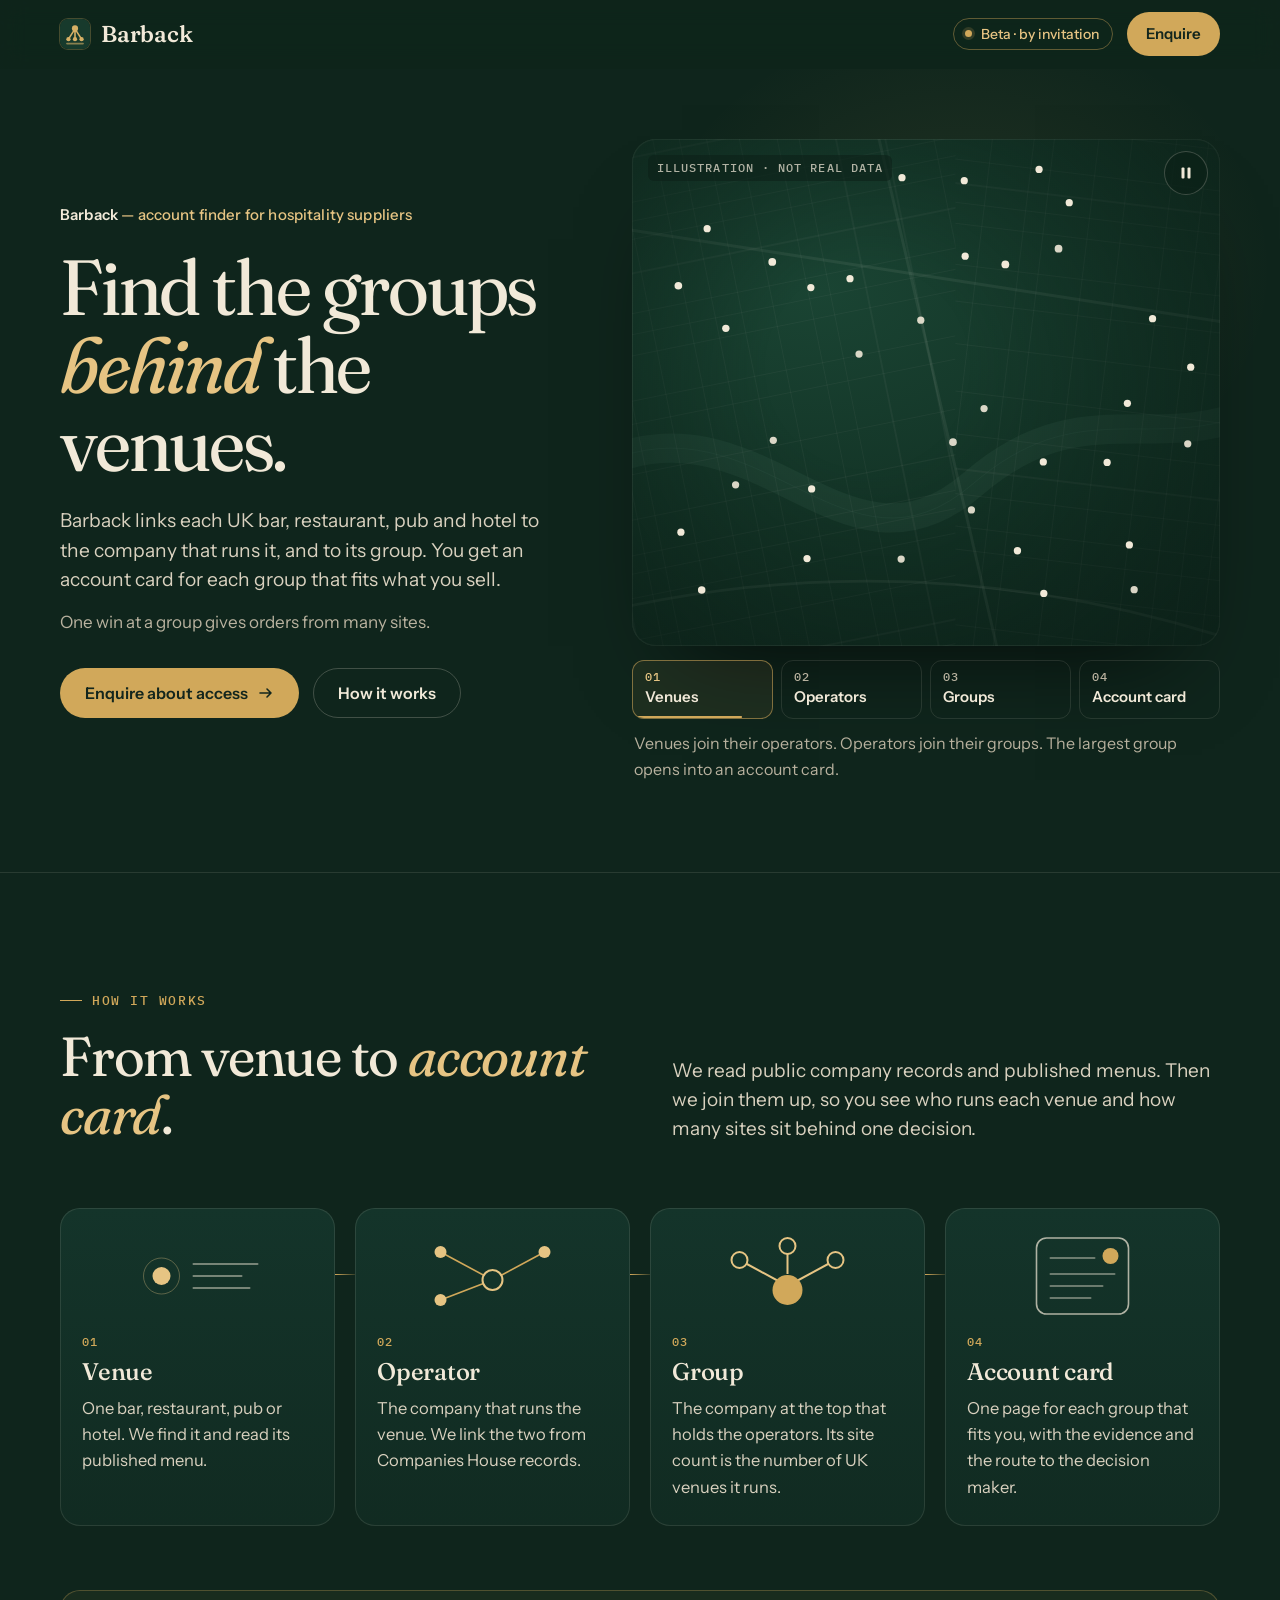
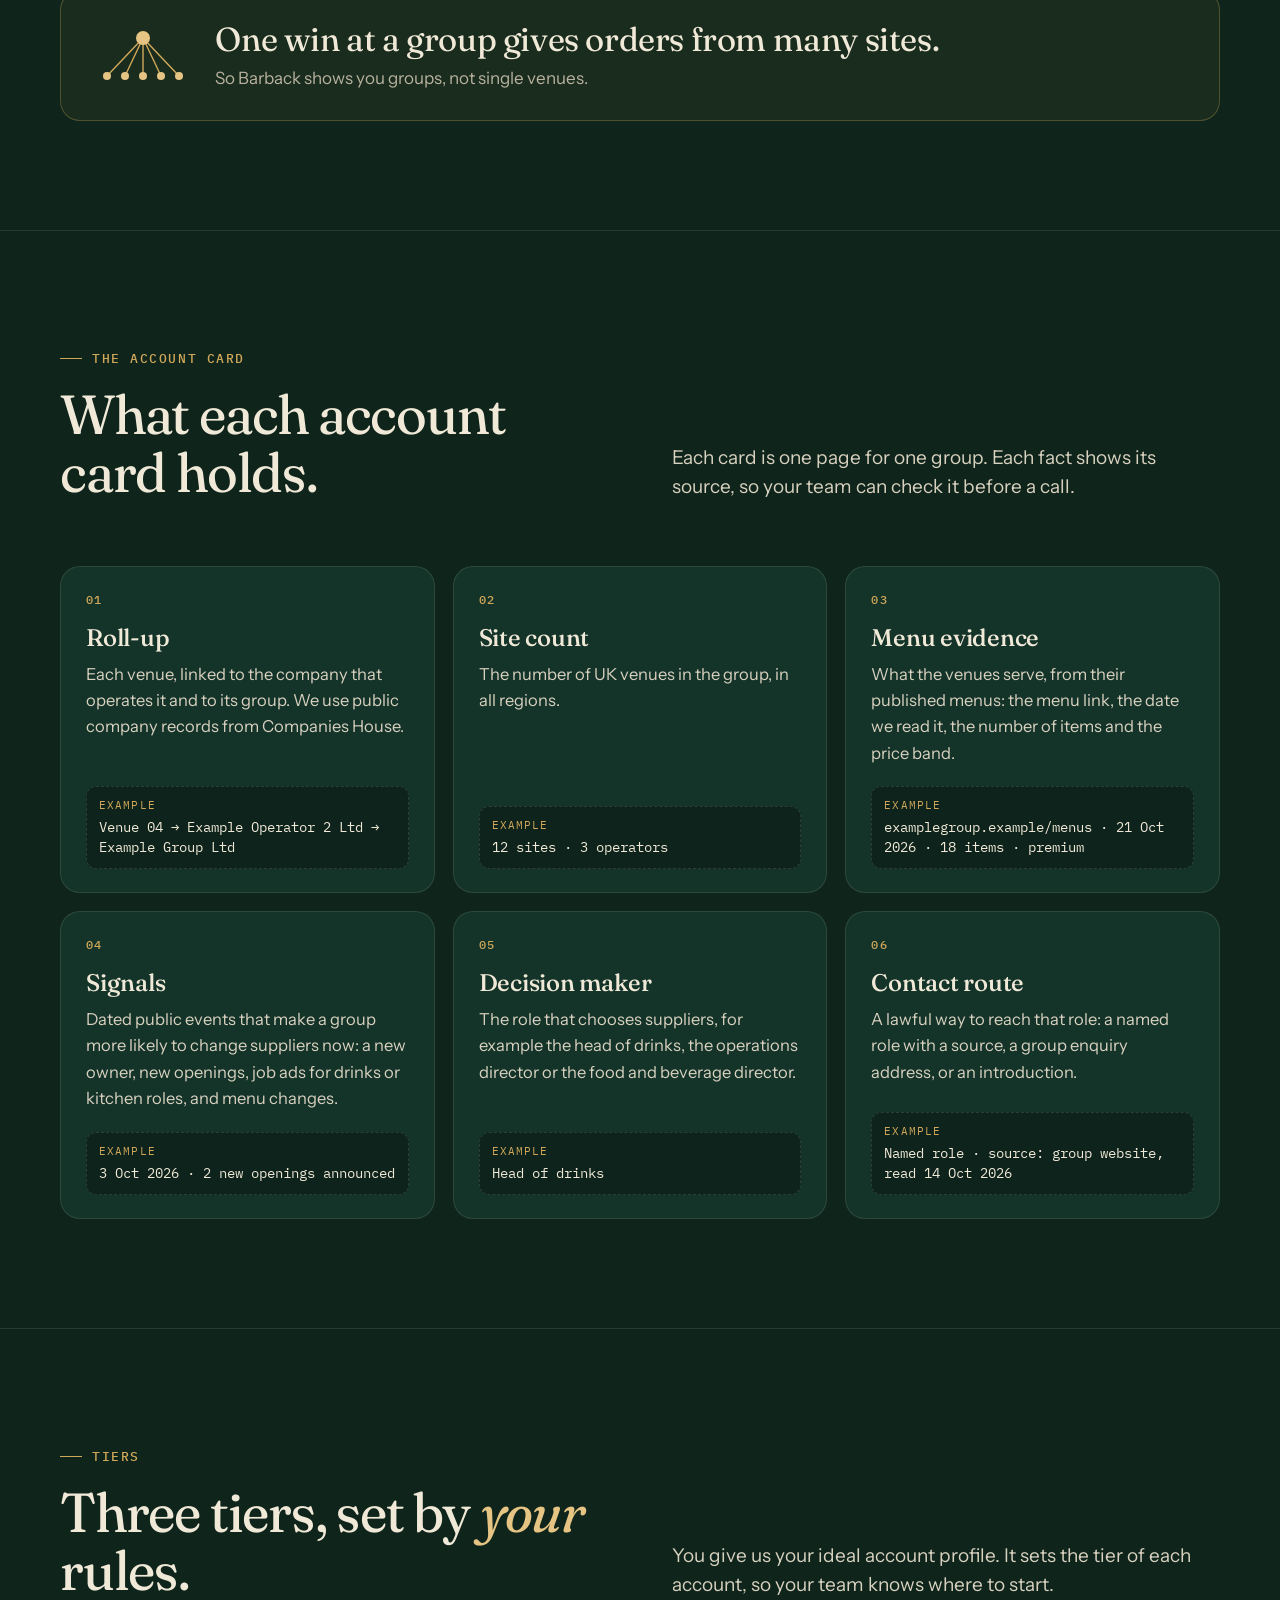
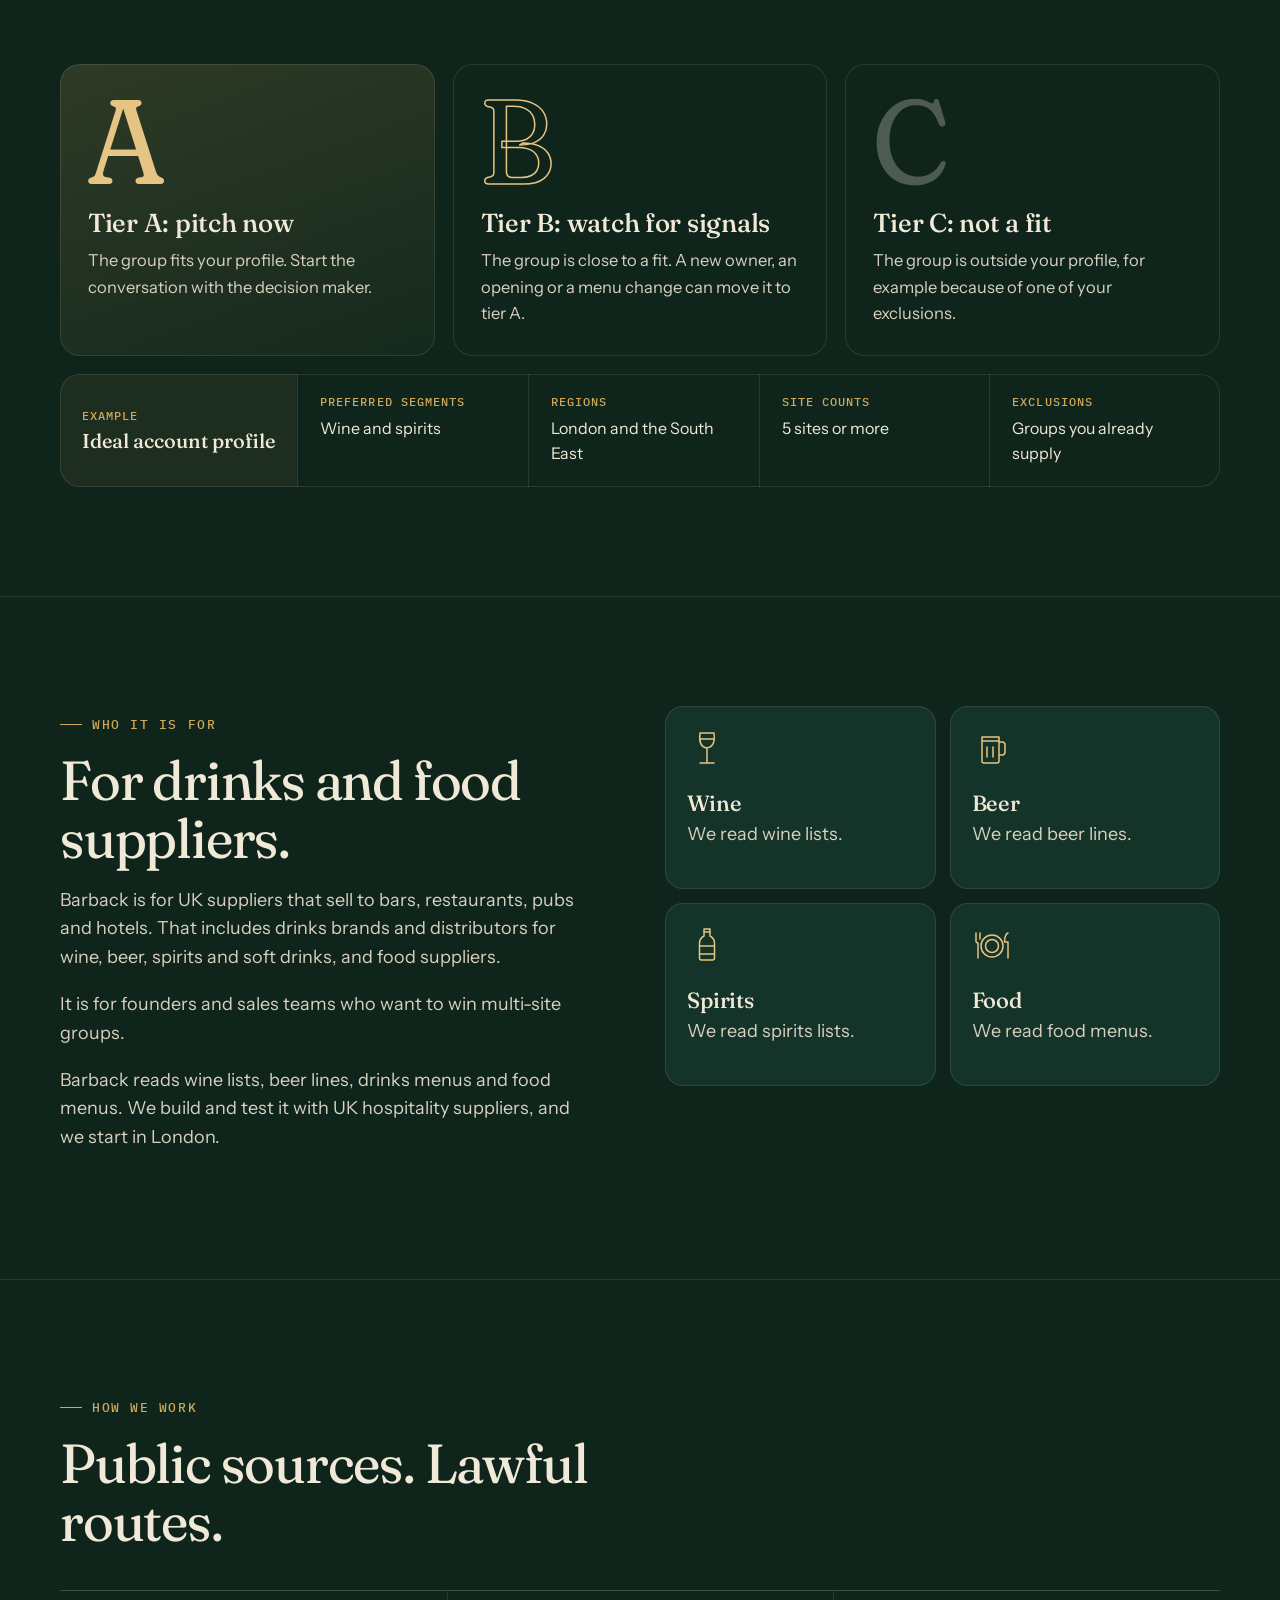
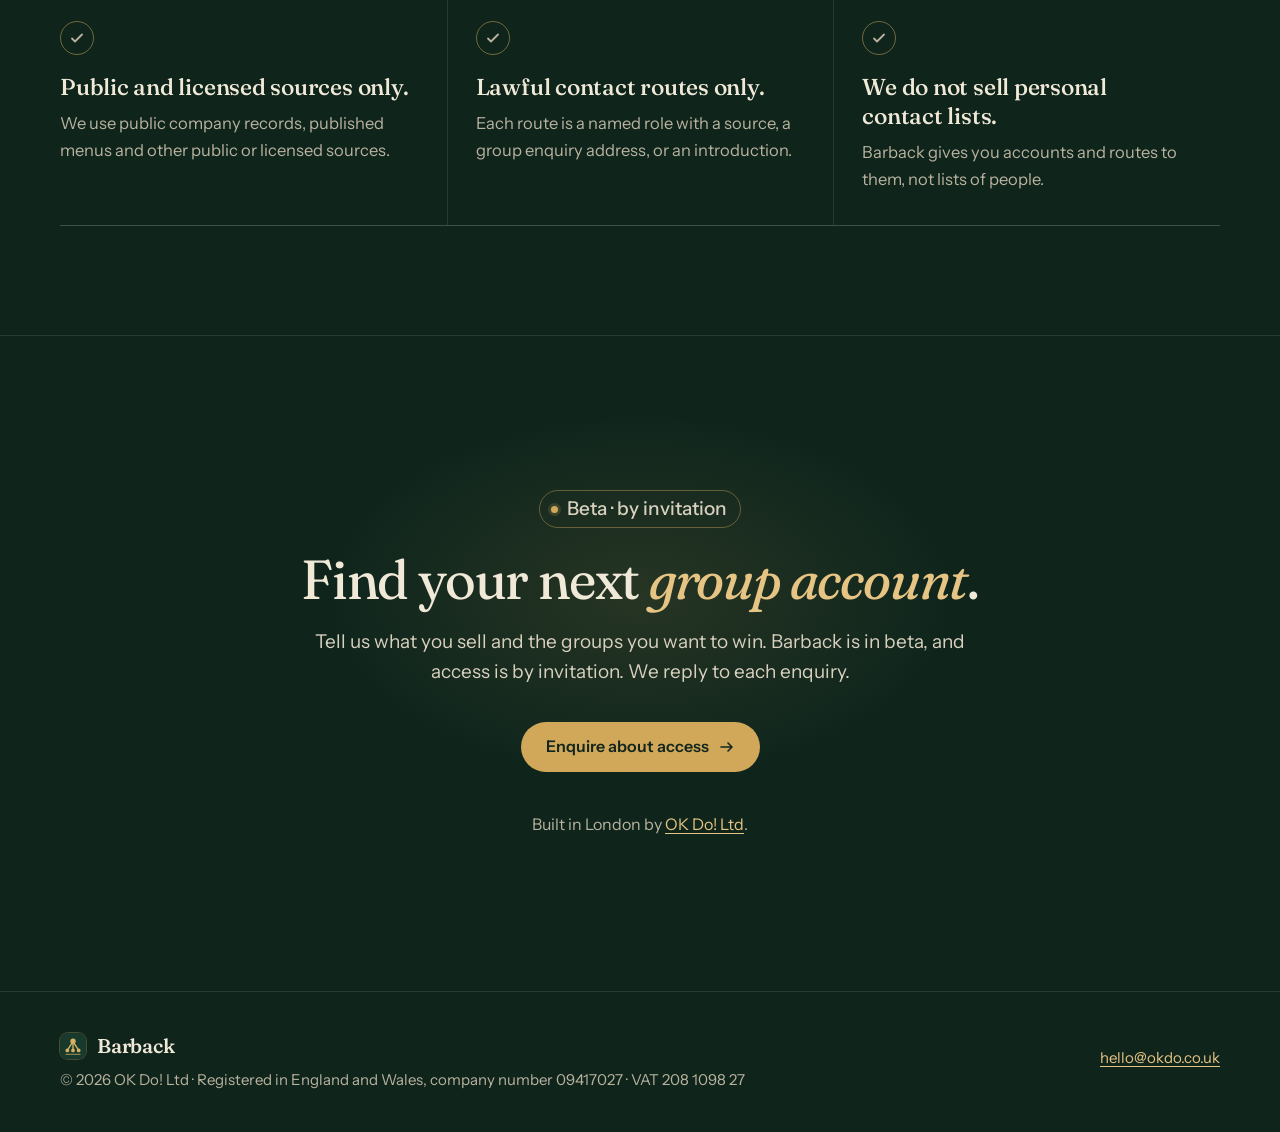
<file: barback/index.html>
<!doctype html>
<html lang="en">
<head>
<meta charset="utf-8">
<meta name="viewport" content="width=device-width, initial-scale=1">
<title>Barback — account finder for hospitality suppliers</title>
<meta name="description" content="Barback finds UK hospitality groups that fit what you sell. Each account card shows the roll-up, site count, menu evidence, signals and a lawful route to the decision maker. In beta, by invitation.">
<meta property="og:type" content="website">
<meta property="og:site_name" content="OK Do! Ltd">
<meta property="og:locale" content="en_GB">
<meta property="og:title" content="Barback — account finder for hospitality suppliers">
<meta property="og:description" content="We find the UK hospitality groups behind the venues and give you an account card for each group that fits. In beta, by invitation.">
<meta property="og:url" content="https://www.okdo.co.uk/barback/">
<link rel="canonical" href="https://www.okdo.co.uk/barback/">
<meta name="twitter:card" content="summary">
<meta name="theme-color" content="#0f251c">
<link rel="icon" type="image/svg+xml" href="data:image/svg+xml,%3Csvg xmlns='http://www.w3.org/2000/svg' viewBox='0 0 32 32'%3E%3Crect width='32' height='32' rx='8' fill='%23173a2c'/%3E%3Cpath d='M9 21.5L16 10.5M16 21.5V10.5M23 21.5L16 10.5' stroke='%23d6b065' stroke-width='1.8' stroke-linecap='round'/%3E%3Cg fill='%23d6b065'%3E%3Ccircle cx='16' cy='10' r='3.3'/%3E%3Ccircle cx='9' cy='21.5' r='2.3'/%3E%3Ccircle cx='16' cy='21.5' r='2.3'/%3E%3Ccircle cx='23' cy='21.5' r='2.3'/%3E%3Crect x='6.5' y='25.4' width='19' height='1.7' rx='.85' opacity='.6'/%3E%3C/g%3E%3C/svg%3E">
<link rel="preconnect" href="https://fonts.googleapis.com">
<link rel="preconnect" href="https://fonts.gstatic.com" crossorigin>
<link rel="stylesheet" href="https://fonts.googleapis.com/css2?family=Fraunces:ital,opsz,wght,SOFT,WONK@0,9..144,300..700,0..100,0..1;1,9..144,300..700,0..100,0..1&family=Instrument+Sans:wght@400..700&family=IBM+Plex+Mono:wght@400;500&display=swap">
<script>document.documentElement.classList.add('js');</script>
<style>
:root{
  --bg:#0f251c; --bg2:#122d22; --panel:#14342a; --panel2:#183d30;
  --line:rgba(241,233,216,.11); --line2:rgba(241,233,216,.22);
  --text:#f1e9d8; --soft:#d9d1bf; --muted:#b9b29f;
  --brass:#d1a85a; --brass2:#e6c483; --oxblood:#7d2a2f; --ink:#13261d;
  --paper:#f5efe3; --paper-ink:#1c1b18; --paper-muted:#5d574c;
  --serif:"Fraunces",Georgia,"Times New Roman",serif;
  --sans:"Instrument Sans",system-ui,-apple-system,"Segoe UI",Roboto,sans-serif;
  --mono:"IBM Plex Mono",ui-monospace,Menlo,Consolas,monospace;
  --wrap:1240px; --gut:clamp(16px,4vw,40px);
}
*{box-sizing:border-box}
html{-webkit-text-size-adjust:100%;scroll-behavior:smooth;scroll-padding-top:80px}
body{margin:0;background:var(--bg);color:var(--text);font:400 17px/1.6 var(--sans);-webkit-font-smoothing:antialiased;text-rendering:optimizeLegibility}
img,svg,canvas{display:block}
a{color:inherit}
:focus-visible{outline:2px solid var(--brass2);outline-offset:3px;border-radius:6px}
.sr-only{position:absolute!important;width:1px;height:1px;padding:0;margin:-1px;overflow:hidden;clip:rect(0 0 0 0);white-space:nowrap;border:0}
.skip{position:absolute;left:16px;top:-60px;z-index:50;background:var(--brass);color:var(--ink);padding:12px 16px;border-radius:8px;font-weight:600;text-decoration:none}
.skip:focus{top:12px}
.wrap{max-width:var(--wrap);margin:0 auto;padding:0 var(--gut)}
.serif{font-family:var(--serif)}

/* header */
.top{position:sticky;top:0;z-index:30;background:rgba(15,37,28,.82);-webkit-backdrop-filter:saturate(1.3) blur(12px);backdrop-filter:saturate(1.3) blur(12px);border-bottom:1px solid transparent;transition:border-color .3s ease}
.top.scrolled{border-bottom-color:var(--line)}
.top .wrap{display:flex;align-items:center;justify-content:space-between;gap:16px;min-height:68px}
.brand{display:inline-flex;align-items:center;gap:11px;text-decoration:none;font:560 23px/1 var(--serif);letter-spacing:-.01em;min-height:44px;font-variation-settings:"SOFT" 40}
.brand svg{width:30px;height:30px;border-radius:8px;box-shadow:0 0 0 1px rgba(214,176,101,.28)}
.top-right{display:flex;align-items:center;gap:14px}
.pill{display:inline-flex;align-items:center;gap:9px;padding:7px 13px 7px 11px;border:1px solid rgba(209,168,90,.42);border-radius:999px;font:500 14px/1.2 var(--sans);color:var(--brass2);white-space:nowrap}
.pill i{width:7px;height:7px;border-radius:50%;background:var(--brass);box-shadow:0 0 0 3px rgba(209,168,90,.18)}
@media (max-width:640px){.top .pill{display:none}}

/* buttons */
.btn{display:inline-flex;align-items:center;justify-content:center;gap:10px;min-height:50px;padding:13px 24px;border-radius:999px;background:var(--brass);color:var(--ink);font:600 16px/1.2 var(--sans);text-decoration:none;border:1px solid transparent;transition:transform .2s ease,background-color .2s ease,box-shadow .25s ease,border-color .2s ease}
.btn:hover{background:var(--brass2);transform:translateY(-1px);box-shadow:0 14px 32px -14px rgba(214,176,101,.75)}
.btn svg{width:16px;height:16px;transition:transform .25s ease}
.btn:hover svg{transform:translateX(3px)}
.btn.ghost{background:transparent;color:var(--text);border-color:var(--line2)}
.btn.ghost:hover{border-color:var(--brass);box-shadow:none;background:rgba(209,168,90,.06)}
.btn.small{min-height:44px;padding:10px 18px;font-size:15px}

/* hero */
.hero{position:relative;padding:clamp(28px,5.5vw,84px) 0 clamp(64px,7vw,104px);overflow:hidden}
.hero::before{content:"";position:absolute;inset:-20% -10% auto auto;width:70%;height:90%;background:radial-gradient(closest-side,rgba(209,168,90,.10),transparent 70%);pointer-events:none}
.hero .wrap{position:relative;display:grid;grid-template-columns:minmax(0,.95fr) minmax(0,1.1fr);gap:clamp(36px,5vw,80px);align-items:center}
.eyebrow{margin:0 0 22px;font:500 15px/1.45 var(--sans);color:var(--brass2);letter-spacing:.01em}
.eyebrow b{font-weight:600;color:var(--text)}
h1{margin:0 0 24px;font:420 clamp(44px,6.1vw,84px)/1.0 var(--serif);letter-spacing:-.028em;font-variation-settings:"SOFT" 30,"WONK" 0}
h1 em{font-style:italic;color:var(--brass2);font-variation-settings:"SOFT" 60,"WONK" 1}
.lede{margin:0 0 14px;font-size:clamp(18px,1.5vw,20px);line-height:1.55;color:var(--soft);max-width:34em}
.lede-2{margin:0 0 32px;color:var(--muted);font-size:17px}
.cta-row{display:flex;flex-wrap:wrap;align-items:center;gap:12px 14px}
.hero .pill{margin-bottom:26px}
@media (min-width:641px){.hero .pill{display:none}}

/* stage */
.stage-fig{margin:0;position:relative}
.stage{position:relative;aspect-ratio:1.16/1;border-radius:24px;overflow:hidden;background:radial-gradient(120% 95% at 32% 30%,#1a4433 0%,#123124 55%,#0c2018 100%);box-shadow:inset 0 0 0 1px var(--line),0 50px 90px -50px rgba(0,0,0,.75)}
.stage canvas{position:absolute;inset:0;width:100%;height:100%}
.stage-tag{position:absolute;left:16px;top:16px;z-index:2;margin:0;font:500 12px/1 var(--mono);letter-spacing:.09em;text-transform:uppercase;color:rgba(241,233,216,.72);background:rgba(12,32,24,.6);padding:7px 9px;border-radius:6px}
.pp{position:absolute;right:12px;top:12px;z-index:3;width:44px;height:44px;border-radius:50%;border:1px solid var(--line2);background:rgba(12,32,24,.66);color:var(--text);display:grid;place-items:center;cursor:pointer;transition:border-color .2s,background-color .2s}
.pp:hover{border-color:var(--brass);background:rgba(12,32,24,.9)}
.pp svg{width:16px;height:16px}
.pp .i-play{display:none}
.pp[data-state="paused"] .i-play{display:block}
.pp[data-state="paused"] .i-pause{display:none}
.mini-card{position:absolute;left:50%;top:50%;transform:translate(-50%,-50%);width:min(318px,86%);background:var(--paper);color:var(--paper-ink);border-radius:16px;padding:16px 18px 10px;box-shadow:0 30px 60px -18px rgba(0,0,0,.7),0 0 0 1px rgba(0,0,0,.04);will-change:transform,opacity}
.js .mini-card{transform:none;opacity:0}
.mc-top{display:flex;justify-content:space-between;align-items:center;gap:8px;font:500 11px/1 var(--mono);letter-spacing:.08em;text-transform:uppercase;color:#6a6355}
.mc-tier{display:inline-flex;align-items:center;gap:6px;background:#173a2c;color:#f1e9d8;padding:6px 9px;border-radius:999px;letter-spacing:.04em}
.mc-tier b{color:var(--brass2);font-weight:500}
.mc-name{font:520 25px/1.1 var(--serif);letter-spacing:-.015em;margin:12px 0 3px}
.mc-meta{font:500 14px/1.35 var(--sans);color:var(--paper-muted);margin-bottom:8px}
.mini-card dl{margin:0}
.mc-row{display:grid;grid-template-columns:92px 1fr;gap:10px;padding:8px 0;border-top:1px solid #e3d9c6;opacity:clamp(0,calc((var(--p,1) - var(--o,0)) * 5),1)}
.mc-row dt{font:500 10.5px/1.5 var(--mono);letter-spacing:.07em;text-transform:uppercase;color:#6a6355;padding-top:1px}
.mc-row dd{margin:0;font:500 14px/1.35 var(--sans)}
.steps{list-style:none;margin:14px 0 0;padding:0;display:grid;grid-template-columns:repeat(4,minmax(0,1fr));gap:8px}
.steps button{appearance:none;-webkit-appearance:none;width:100%;min-height:56px;margin:0;padding:10px 12px 12px;text-align:left;border-radius:12px;border:1px solid var(--line);background:transparent;color:var(--text);cursor:pointer;display:flex;flex-direction:column;gap:5px;position:relative;overflow:hidden;font:inherit;transition:border-color .25s,background-color .25s}
.steps button:hover{border-color:var(--line2);background:rgba(241,233,216,.03)}
.steps .n{font:500 12px/1 var(--mono);color:var(--muted);letter-spacing:.06em}
.steps .l{font:600 15px/1.2 var(--sans)}
.steps button[aria-current="step"]{border-color:rgba(209,168,90,.55);background:rgba(209,168,90,.08)}
.steps button[aria-current="step"] .n{color:var(--brass2)}
.steps .bar{position:absolute;left:0;bottom:0;height:2px;width:100%;background:var(--brass);transform-origin:left center;transform:scaleX(var(--k,0))}
.stage-note{margin:12px 2px 0;font-size:16px;color:var(--muted)}

/* sections */
.sec{padding:clamp(72px,8.5vw,124px) 0;border-top:1px solid var(--line);position:relative}
.kicker{display:inline-flex;align-items:center;gap:10px;margin:0;font:500 13px/1 var(--mono);letter-spacing:.12em;text-transform:uppercase;color:var(--brass)}
.kicker::before{content:"";width:22px;height:1px;background:currentColor}
h2{margin:18px 0 18px;font:420 clamp(34px,4.3vw,58px)/1.06 var(--serif);letter-spacing:-.022em;max-width:17ch;font-variation-settings:"SOFT" 30}
h2 em{font-style:italic;color:var(--brass2)}
h3{margin:0 0 8px;font:500 24px/1.2 var(--serif);letter-spacing:-.01em}
.sec-lede{margin:0;max-width:40em;color:var(--soft);font-size:19px;line-height:1.55}
.head-row{display:grid;grid-template-columns:minmax(0,1fr) minmax(0,1fr);gap:24px 64px;align-items:end;margin-bottom:clamp(40px,5vw,64px)}
.head-row h2{margin-bottom:0}

/* rail */
.rail{list-style:none;margin:0;padding:0;display:grid;grid-template-columns:repeat(4,minmax(0,1fr));gap:20px;counter-reset:r}
.rail li{position:relative;padding:22px 22px 26px;border-radius:20px;background:linear-gradient(180deg,var(--panel),rgba(20,52,42,.4));box-shadow:inset 0 0 0 1px var(--line)}
.rail li:not(:last-child)::after{content:"";position:absolute;top:66px;right:-20px;width:20px;height:1px;background:linear-gradient(90deg,var(--brass),rgba(209,168,90,.2))}
.rail svg{width:100%;height:92px;margin-bottom:14px}
.rail .n{font:500 12px/1 var(--mono);color:var(--brass);letter-spacing:.1em;display:block;margin-bottom:10px}
.rail p{margin:0;color:var(--soft);font-size:16.5px}
.draw{stroke-dasharray:1;stroke-dashoffset:1;transition:stroke-dashoffset 1.1s cubic-bezier(.4,.1,.2,1)}
.pop{transform-box:fill-box;transform-origin:center;transform:scale(0);transition:transform .5s cubic-bezier(.3,1.6,.5,1)}
.in .draw{stroke-dashoffset:0}
.in .pop{transform:scale(1)}
.callout{margin-top:clamp(40px,5vw,64px);display:grid;grid-template-columns:auto 1fr;gap:20px 28px;align-items:center;padding:28px clamp(22px,3vw,40px);border-radius:20px;border:1px solid rgba(209,168,90,.3);background:rgba(209,168,90,.05)}
.callout p{margin:0}
.callout .big{font:420 clamp(24px,2.6vw,34px)/1.2 var(--serif);letter-spacing:-.012em}
.callout .sub{color:var(--muted);font-size:17px;margin-top:6px}
.fan{width:88px;height:64px}

/* card contents */
.grid6{display:grid;grid-template-columns:repeat(3,minmax(0,1fr));gap:18px}
.item{position:relative;display:flex;flex-direction:column;padding:28px 26px 24px;border-radius:20px;background:var(--panel);box-shadow:inset 0 0 0 1px var(--line);transition:transform .35s cubic-bezier(.2,.7,.2,1),box-shadow .35s ease,background-color .35s ease}
.item:hover{transform:translateY(-3px);box-shadow:inset 0 0 0 1px rgba(209,168,90,.45),0 24px 40px -28px rgba(0,0,0,.7);background:var(--panel2)}
.item .n{font:500 12px/1 var(--mono);color:var(--brass);letter-spacing:.1em;margin-bottom:18px}
.item p{margin:0 0 20px;color:var(--soft);font-size:16.5px;flex:1}
.ex{display:block;margin-top:auto;padding:11px 12px;border-radius:10px;background:rgba(8,22,16,.55);font:400 13.5px/1.45 var(--mono);color:var(--text);border:1px dashed rgba(241,233,216,.14)}
.ex span{display:block;font-size:11px;letter-spacing:.1em;text-transform:uppercase;color:var(--brass);margin-bottom:4px}

/* tiers */
.tiers{display:grid;grid-template-columns:repeat(3,minmax(0,1fr));gap:18px}
.tier{position:relative;padding:28px 28px 30px;border-radius:20px;box-shadow:inset 0 0 0 1px var(--line);overflow:hidden;transition:box-shadow .3s ease}
.tier:hover{box-shadow:inset 0 0 0 1px rgba(209,168,90,.45)}
.tier .L{font:400 120px/0.82 var(--serif);letter-spacing:-.04em;margin:0 0 18px;font-variation-settings:"SOFT" 100,"WONK" 1}
.tier.a{background:linear-gradient(160deg,rgba(209,168,90,.16),rgba(209,168,90,.03))}
.tier.a .L{color:var(--brass2)}
.tier.b .L{color:transparent;-webkit-text-stroke:1.5px var(--brass2)}
.tier.c .L{color:rgba(241,233,216,.28)}
.tier h3{font-size:26px}
.tier p{margin:0;color:var(--soft);font-size:16.5px}
.profile{margin-top:18px;display:grid;grid-template-columns:auto repeat(4,minmax(0,1fr));gap:0;border-radius:20px;box-shadow:inset 0 0 0 1px var(--line);overflow:hidden}
.profile>div{padding:20px 22px;border-left:1px solid var(--line)}
.profile>div:first-child{border-left:0;background:rgba(209,168,90,.07);display:flex;flex-direction:column;justify-content:center;min-width:200px}
.profile .t{display:block;font:500 12px/1.3 var(--mono);letter-spacing:.09em;text-transform:uppercase;color:var(--brass);margin-bottom:6px}
.profile .v{display:block;font-size:16px;color:var(--text)}
.profile .lbl{font:500 20px/1.2 var(--serif)}

/* breadth */
.split{display:grid;grid-template-columns:minmax(0,1fr) minmax(0,1.05fr);gap:clamp(36px,6vw,96px);align-items:start}
.split p:not(.kicker){color:var(--soft);font-size:18px;margin:0 0 18px;max-width:34em}
.tiles{display:grid;grid-template-columns:repeat(2,minmax(0,1fr));gap:14px}
.tile{position:relative;padding:22px 22px 22px;border-radius:18px;background:var(--panel);box-shadow:inset 0 0 0 1px var(--line);transition:transform .35s cubic-bezier(.2,.7,.2,1),box-shadow .3s}
.tile:hover{transform:translateY(-3px);box-shadow:inset 0 0 0 1px rgba(209,168,90,.45)}
.tile svg{width:40px;height:40px;margin-bottom:22px;color:var(--brass2)}
.tile svg path,.tile svg line,.tile svg circle,.tile svg rect{transition:stroke-dashoffset .9s ease}
.tile h3{font-size:22px;margin-bottom:4px}
.tile p{margin:0;font-size:16px;color:var(--muted)}

/* trust */
.trust{display:grid;grid-template-columns:repeat(3,minmax(0,1fr));gap:0;border-top:1px solid var(--line2);border-bottom:1px solid var(--line2)}
.trust li{list-style:none;padding:30px 28px 32px 0}
.trust li+li{padding-left:28px;border-left:1px solid var(--line)}
.trust ul{display:contents}
.check{width:34px;height:34px;border-radius:50%;display:grid;place-items:center;border:1px solid rgba(209,168,90,.5);color:var(--brass2);margin-bottom:18px}
.check svg{width:16px;height:16px}
.trust strong{display:block;font:500 23px/1.25 var(--serif);margin-bottom:8px;letter-spacing:-.01em}
.trust span{color:var(--muted);font-size:16.5px}

/* end */
.end{text-align:center;padding:clamp(88px,12vw,160px) 0;border-top:1px solid var(--line);position:relative;overflow:hidden}
.end::before{content:"";position:absolute;left:50%;top:0;width:900px;max-width:140%;height:520px;transform:translateX(-50%);background:radial-gradient(closest-side,rgba(209,168,90,.12),transparent 70%);pointer-events:none}
.end .wrap{position:relative}
.end h2{margin:22px auto 18px;max-width:none}
.end p{max-width:36em;margin:0 auto 34px;color:var(--soft);font-size:19px}
.end .pill{margin:0 auto}
.cred{margin:40px auto 0!important;font-size:16px!important;color:var(--muted)!important}
.cred a{color:var(--brass2);text-underline-offset:3px;text-decoration-thickness:1px}
.cred a:hover{color:var(--text)}

footer{border-top:1px solid var(--line);padding:32px 0 40px;color:var(--muted);font-size:15px}
footer .wrap{display:flex;flex-wrap:wrap;gap:16px 32px;align-items:center;justify-content:space-between}
footer .brand{font-size:20px;color:var(--text)}
footer .brand svg{width:26px;height:26px}
footer a.mail{color:var(--brass2);display:inline-flex;align-items:center;min-height:44px;text-underline-offset:3px}
footer .legal{margin:0;max-width:60em}

/* reveal */
.js .reveal{opacity:0;transform:translateY(20px);transition:opacity .8s ease,transform .8s cubic-bezier(.2,.7,.2,1);transition-delay:var(--d,0s)}
.js .reveal.in{opacity:1;transform:none}

@media (max-width:1080px){
  .grid6{grid-template-columns:repeat(2,minmax(0,1fr))}
  .rail{grid-template-columns:repeat(2,minmax(0,1fr))}
  .rail li:nth-child(2)::after{display:none}
  .profile{grid-template-columns:repeat(2,minmax(0,1fr))}
  .profile>div:first-child{grid-column:1/-1;min-width:0}
  .profile>div:nth-child(2),.profile>div:nth-child(4){border-left:0}
  .profile>div:nth-child(n+2){border-top:1px solid var(--line)}
}
@media (max-width:960px){
  .hero .wrap{grid-template-columns:minmax(0,1fr)}
  .head-row,.split{grid-template-columns:minmax(0,1fr)}
}
@media (max-width:760px){
  .tiers,.trust{grid-template-columns:minmax(0,1fr)}
  .tier{display:grid;grid-template-columns:78px minmax(0,1fr);gap:0 18px;align-items:start;padding:24px 22px}
  .tier .L{grid-row:span 2;font-size:84px!important;margin:0}
  .tier h3{font-size:23px}
  .trust li,.trust li+li{padding:26px 0;border-left:0}
  .trust li+li{border-top:1px solid var(--line)}
}
@media (max-width:640px){
  body{font-size:16.5px}
  .grid6,.rail,.tiles{grid-template-columns:minmax(0,1fr)}
  .rail li::after{display:none}
  .rail li{padding:18px 20px 22px}
  .rail svg{width:130px;height:60px;margin:0 0 8px -14px}
  .rail .n{margin-bottom:6px}
  .profile{grid-template-columns:minmax(0,1fr)}
  .profile>div{border-left:0!important}
  .stage{aspect-ratio:1/1.06}
  .steps{grid-template-columns:repeat(2,minmax(0,1fr))}
  .callout{grid-template-columns:minmax(0,1fr)}
  .cta-row .btn{flex:1 1 auto}
}
@media (prefers-reduced-motion:reduce){
  html{scroll-behavior:auto}
  *,*::before,*::after{animation:none!important;transition:none!important}
  .js .reveal{opacity:1;transform:none}
  .draw{stroke-dashoffset:0}
  .pop{transform:none}
}
@media (prefers-reduced-motion: no-preference) { @view-transition { navigation: auto; } }
</style>
</head>
<body>
<a class="skip" href="#main">Skip to content</a>

<header class="top">
  <div class="wrap">
    <a class="brand" href="#top" aria-label="Barback, back to top">
      <svg viewBox="0 0 32 32" aria-hidden="true"><rect width="32" height="32" rx="8" fill="#173a2c"/><path d="M9 21.5L16 10.5M16 21.5V10.5M23 21.5L16 10.5" stroke="#d6b065" stroke-width="1.7" stroke-linecap="round"/><g fill="#d6b065"><circle cx="16" cy="10" r="3.3"/><circle cx="9" cy="21.5" r="2.3"/><circle cx="16" cy="21.5" r="2.3"/><circle cx="23" cy="21.5" r="2.3"/><rect x="6.5" y="25.4" width="19" height="1.7" rx=".85" opacity=".6"/></g></svg>
      Barback
    </a>
    <div class="top-right">
      <span class="pill"><i aria-hidden="true"></i>Beta · by invitation</span>
      <a class="btn small" href="mailto:hello@okdo.co.uk?subject=Barback%20enquiry">Enquire</a>
    </div>
  </div>
</header>

<main id="main">
  <section class="hero" id="top" aria-labelledby="hero-title">
    <div class="wrap">
      <div class="hero-copy">
        <p class="eyebrow"><b>Barback</b> — account finder for hospitality suppliers</p>
        <h1 id="hero-title">Find the groups <em>behind</em> the venues.</h1>
        <p class="lede">Barback links each UK bar, restaurant, pub and hotel to the company that runs it, and to its group. You get an account card for each group that fits what you sell.</p>
        <p class="lede-2">One win at a group gives orders from many sites.</p>
        <p class="pill"><i aria-hidden="true"></i>Beta · by invitation</p>
        <div class="cta-row">
          <a class="btn" href="mailto:hello@okdo.co.uk?subject=Barback%20enquiry">Enquire about access <svg viewBox="0 0 16 16" aria-hidden="true"><path d="M2 8h11M9 4l4 4-4 4" fill="none" stroke="currentColor" stroke-width="1.6" stroke-linecap="round" stroke-linejoin="round"/></svg></a>
          <a class="btn ghost" href="#how">How it works</a>
        </div>
      </div>

      <figure class="stage-fig">
        <p class="stage-tag" aria-hidden="true">Illustration · not real data</p>
        <div class="stage" id="stage" aria-hidden="true">
          <canvas></canvas>
          <div class="mini-card">
            <div class="mc-top"><span>Example</span><span class="mc-tier"><b>Tier A</b> · Pitch now</span></div>
            <div class="mc-name">Example Group Ltd</div>
            <div class="mc-meta">Group · 3 operators · 12 sites</div>
            <dl>
              <div class="mc-row" style="--o:.35"><dt>Menu evidence</dt><dd>64 wines · read 21 Oct 2026</dd></div>
              <div class="mc-row" style="--o:.5"><dt>Signal</dt><dd>2 new openings · 3 Oct 2026</dd></div>
              <div class="mc-row" style="--o:.65"><dt>Decision maker</dt><dd>Head of drinks</dd></div>
              <div class="mc-row" style="--o:.8"><dt>Contact route</dt><dd>Group enquiry address</dd></div>
            </dl>
          </div>
        </div>
        <button class="pp" type="button" data-state="playing" aria-label="Pause the animation">
          <svg class="i-pause" viewBox="0 0 16 16" aria-hidden="true"><rect x="3.5" y="2.5" width="3" height="11" rx="1" fill="currentColor"/><rect x="9.5" y="2.5" width="3" height="11" rx="1" fill="currentColor"/></svg>
          <svg class="i-play" viewBox="0 0 16 16" aria-hidden="true"><path d="M4.5 2.8v10.4a.6.6 0 0 0 .9.5l8.2-5.2a.6.6 0 0 0 0-1L5.4 2.3a.6.6 0 0 0-.9.5z" fill="currentColor"/></svg>
        </button>
        <ol class="steps" aria-label="Steps of the roll-up">
          <li><button type="button" data-step="0"><span class="n">01</span><span class="l">Venues</span><span class="bar" aria-hidden="true"></span></button></li>
          <li><button type="button" data-step="1"><span class="n">02</span><span class="l">Operators</span><span class="bar" aria-hidden="true"></span></button></li>
          <li><button type="button" data-step="2"><span class="n">03</span><span class="l">Groups</span><span class="bar" aria-hidden="true"></span></button></li>
          <li><button type="button" data-step="3"><span class="n">04</span><span class="l">Account card</span><span class="bar" aria-hidden="true"></span></button></li>
        </ol>
        <figcaption class="stage-note" id="stage-cap">Venues join their operators. Operators join their groups. The largest group opens into an account card.</figcaption>
        <p class="sr-only" aria-live="polite" id="stage-live"></p>
      </figure>
    </div>
  </section>

  <section class="sec" id="how" aria-labelledby="how-title">
    <div class="wrap">
      <div class="head-row">
        <div>
          <p class="kicker reveal">How it works</p>
          <h2 id="how-title" class="reveal" style="--d:.06s">From venue to <em>account card</em>.</h2>
        </div>
        <p class="sec-lede reveal" style="--d:.12s">We read public company records and published menus. Then we join them up, so you see who runs each venue and how many sites sit behind one decision.</p>
      </div>
      <ol class="rail">
        <li class="reveal">
          <svg viewBox="0 0 200 92" aria-hidden="true"><circle class="pop" cx="64" cy="46" r="9" fill="#e6c483"/><circle cx="64" cy="46" r="18" fill="none" stroke="#e6c483" stroke-opacity=".35"/><path class="draw" pathLength="1" d="M96 34h64M96 46h48M96 58h56" stroke="#f1e9d8" stroke-opacity=".45" stroke-width="2" stroke-linecap="round"/></svg>
          <span class="n">01</span>
          <h3>Venue</h3>
          <p>One bar, restaurant, pub or hotel. We find it and read its published menu.</p>
        </li>
        <li class="reveal" style="--d:.08s">
          <svg viewBox="0 0 200 92" aria-hidden="true"><path class="draw" pathLength="1" d="M48 22L100 50M48 70L100 50M152 22L100 50" stroke="#d1a85a" stroke-width="1.6" fill="none"/><circle class="pop" cx="48" cy="22" r="6" fill="#e6c483"/><circle class="pop" cx="48" cy="70" r="6" fill="#e6c483"/><circle class="pop" cx="152" cy="22" r="6" fill="#e6c483"/><circle class="pop" cx="100" cy="50" r="10" fill="#14342a" stroke="#e6c483" stroke-width="2"/></svg>
          <span class="n">02</span>
          <h3>Operator</h3>
          <p>The company that runs the venue. We link the two from Companies House records.</p>
        </li>
        <li class="reveal" style="--d:.16s">
          <svg viewBox="0 0 200 92" aria-hidden="true"><path class="draw" pathLength="1" d="M52 30L100 56M148 30L100 56M100 16V44" stroke="#e6c483" stroke-width="2" fill="none"/><circle class="pop" cx="52" cy="30" r="8" fill="#14342a" stroke="#e6c483" stroke-width="2"/><circle class="pop" cx="148" cy="30" r="8" fill="#14342a" stroke="#e6c483" stroke-width="2"/><circle class="pop" cx="100" cy="16" r="8" fill="#14342a" stroke="#e6c483" stroke-width="2"/><circle class="pop" cx="100" cy="60" r="15" fill="#d1a85a"/></svg>
          <span class="n">03</span>
          <h3>Group</h3>
          <p>The company at the top that holds the operators. Its site count is the number of UK venues it runs.</p>
        </li>
        <li class="reveal" style="--d:.24s">
          <svg viewBox="0 0 200 92" aria-hidden="true"><rect class="draw" pathLength="1" x="54" y="8" width="92" height="76" rx="10" fill="none" stroke="#f1e9d8" stroke-opacity=".7" stroke-width="1.6"/><path class="draw" pathLength="1" d="M68 28h44M68 44h64M68 56h52M68 68h40" stroke="#f1e9d8" stroke-opacity=".4" stroke-width="2" stroke-linecap="round"/><circle class="pop" cx="128" cy="26" r="8" fill="#d1a85a"/></svg>
          <span class="n">04</span>
          <h3>Account card</h3>
          <p>One page for each group that fits you, with the evidence and the route to the decision maker.</p>
        </li>
      </ol>
      <div class="callout reveal">
        <svg class="fan" viewBox="0 0 88 64" aria-hidden="true"><g stroke="#d1a85a" stroke-width="1.4"><path d="M44 14L8 52M44 14L26 52M44 14L44 52M44 14L62 52M44 14L80 52"/></g><g fill="#e6c483"><circle cx="44" cy="14" r="7"/><circle cx="8" cy="52" r="4"/><circle cx="26" cy="52" r="4"/><circle cx="44" cy="52" r="4"/><circle cx="62" cy="52" r="4"/><circle cx="80" cy="52" r="4"/></g></svg>
        <div>
          <p class="big">One win at a group gives orders from many sites.</p>
          <p class="sub">So Barback shows you groups, not single venues.</p>
        </div>
      </div>
    </div>
  </section>

  <section class="sec" id="card" aria-labelledby="card-title">
    <div class="wrap">
      <div class="head-row">
        <div>
          <p class="kicker reveal">The account card</p>
          <h2 id="card-title" class="reveal" style="--d:.06s">What each account card holds.</h2>
        </div>
        <p class="sec-lede reveal" style="--d:.12s">Each card is one page for one group. Each fact shows its source, so your team can check it before a call.</p>
      </div>
      <div class="grid6">
        <article class="item reveal">
          <span class="n">01</span>
          <h3>Roll-up</h3>
          <p>Each venue, linked to the company that operates it and to its group. We use public company records from Companies House.</p>
          <span class="ex"><span>Example</span>Venue 04 → Example Operator 2 Ltd → Example Group Ltd</span>
        </article>
        <article class="item reveal" style="--d:.06s">
          <span class="n">02</span>
          <h3>Site count</h3>
          <p>The number of UK venues in the group, in all regions.</p>
          <span class="ex"><span>Example</span>12 sites · 3 operators</span>
        </article>
        <article class="item reveal" style="--d:.12s">
          <span class="n">03</span>
          <h3>Menu evidence</h3>
          <p>What the venues serve, from their published menus: the menu link, the date we read it, the number of items and the price band.</p>
          <span class="ex"><span>Example</span>examplegroup.example/menus · 21 Oct 2026 · 18 items · premium</span>
        </article>
        <article class="item reveal">
          <span class="n">04</span>
          <h3>Signals</h3>
          <p>Dated public events that make a group more likely to change suppliers now: a new owner, new openings, job ads for drinks or kitchen roles, and menu changes.</p>
          <span class="ex"><span>Example</span>3 Oct 2026 · 2 new openings announced</span>
        </article>
        <article class="item reveal" style="--d:.06s">
          <span class="n">05</span>
          <h3>Decision maker</h3>
          <p>The role that chooses suppliers, for example the head of drinks, the operations director or the food and beverage director.</p>
          <span class="ex"><span>Example</span>Head of drinks</span>
        </article>
        <article class="item reveal" style="--d:.12s">
          <span class="n">06</span>
          <h3>Contact route</h3>
          <p>A lawful way to reach that role: a named role with a source, a group enquiry address, or an introduction.</p>
          <span class="ex"><span>Example</span>Named role · source: group website, read 14 Oct 2026</span>
        </article>
      </div>
    </div>
  </section>

  <section class="sec" id="tiers" aria-labelledby="tiers-title">
    <div class="wrap">
      <div class="head-row">
        <div>
          <p class="kicker reveal">Tiers</p>
          <h2 id="tiers-title" class="reveal" style="--d:.06s">Three tiers, set by <em>your</em> rules.</h2>
        </div>
        <p class="sec-lede reveal" style="--d:.12s">You give us your ideal account profile. It sets the tier of each account, so your team knows where to start.</p>
      </div>
      <div class="tiers">
        <article class="tier a reveal">
          <p class="L" aria-hidden="true">A</p>
          <h3>Tier A: pitch now</h3>
          <p>The group fits your profile. Start the conversation with the decision maker.</p>
        </article>
        <article class="tier b reveal" style="--d:.08s">
          <p class="L" aria-hidden="true">B</p>
          <h3>Tier B: watch for signals</h3>
          <p>The group is close to a fit. A new owner, an opening or a menu change can move it to tier A.</p>
        </article>
        <article class="tier c reveal" style="--d:.16s">
          <p class="L" aria-hidden="true">C</p>
          <h3>Tier C: not a fit</h3>
          <p>The group is outside your profile, for example because of one of your exclusions.</p>
        </article>
      </div>
      <div class="profile reveal">
        <div><span class="t">Example</span><span class="lbl">Ideal account profile</span></div>
        <div><span class="t">Preferred segments</span><span class="v">Wine and spirits</span></div>
        <div><span class="t">Regions</span><span class="v">London and the South East</span></div>
        <div><span class="t">Site counts</span><span class="v">5 sites or more</span></div>
        <div><span class="t">Exclusions</span><span class="v">Groups you already supply</span></div>
      </div>
    </div>
  </section>

  <section class="sec" id="who" aria-labelledby="who-title">
    <div class="wrap split">
      <div>
        <p class="kicker reveal">Who it is for</p>
        <h2 id="who-title" class="reveal" style="--d:.06s">For drinks and food suppliers.</h2>
        <p class="reveal" style="--d:.1s">Barback is for UK suppliers that sell to bars, restaurants, pubs and hotels. That includes drinks brands and distributors for wine, beer, spirits and soft drinks, and food suppliers.</p>
        <p class="reveal" style="--d:.14s">It is for founders and sales teams who want to win multi-site groups.</p>
        <p class="reveal" style="--d:.18s">Barback reads wine lists, beer lines, drinks menus and food menus. We build and test it with UK hospitality suppliers, and we start in London.</p>
      </div>
      <div class="tiles">
        <article class="tile reveal">
          <svg viewBox="0 0 40 40" fill="none" stroke="currentColor" stroke-width="1.5" stroke-linecap="round" stroke-linejoin="round" aria-hidden="true"><path d="M13 5h14c1 7 0 14-7 15-7-1-8-8-7-15zM20 20v14M13 35h14M13.4 11h13.2"/></svg>
          <h3>Wine</h3>
          <p>We read wine lists.</p>
        </article>
        <article class="tile reveal" style="--d:.06s">
          <svg viewBox="0 0 40 40" fill="none" stroke="currentColor" stroke-width="1.5" stroke-linecap="round" stroke-linejoin="round" aria-hidden="true"><path d="M10 9h17v24a2 2 0 0 1-2 2H12a2 2 0 0 1-2-2zM27 14h3a3 3 0 0 1 3 3v7a3 3 0 0 1-3 3h-3M10 13h17M15 19v10M21 19v10"/></svg>
          <h3>Beer</h3>
          <p>We read beer lines.</p>
        </article>
        <article class="tile reveal" style="--d:.12s">
          <svg viewBox="0 0 40 40" fill="none" stroke="currentColor" stroke-width="1.5" stroke-linecap="round" stroke-linejoin="round" aria-hidden="true"><path d="M17 4h6v7c3 1.5 4.5 4 4.5 7.5V33a2 2 0 0 1-2 2h-11a2 2 0 0 1-2-2V18.5c0-3.5 1.5-6 4.5-7.5zM12.5 21h15M12.5 29h15M17 7h6"/></svg>
          <h3>Spirits</h3>
          <p>We read spirits lists.</p>
        </article>
        <article class="tile reveal" style="--d:.18s">
          <svg viewBox="0 0 40 40" fill="none" stroke="currentColor" stroke-width="1.5" stroke-linecap="round" stroke-linejoin="round" aria-hidden="true"><circle cx="20" cy="21" r="11"/><circle cx="20" cy="21" r="6.5"/><path d="M4 8v8a2 2 0 0 0 2 2v15M4 8v6M8 8v6M36 8c-2.5 1-3.5 4-3.5 9h3.5v16"/></svg>
          <h3>Food</h3>
          <p>We read food menus.</p>
        </article>
      </div>
    </div>
  </section>

  <section class="sec" id="trust" aria-labelledby="trust-title">
    <div class="wrap">
      <p class="kicker reveal">How we work</p>
      <h2 id="trust-title" class="reveal" style="--d:.06s">Public sources. Lawful routes.</h2>
      <ul class="trust reveal" style="--d:.1s;padding:0;margin:40px 0 0">
        <li><span class="check" aria-hidden="true"><svg viewBox="0 0 16 16"><path d="M3 8.5l3 3 7-7" fill="none" stroke="currentColor" stroke-width="1.8" stroke-linecap="round" stroke-linejoin="round"/></svg></span><strong>Public and licensed sources only.</strong><span>We use public company records, published menus and other public or licensed sources.</span></li>
        <li><span class="check" aria-hidden="true"><svg viewBox="0 0 16 16"><path d="M3 8.5l3 3 7-7" fill="none" stroke="currentColor" stroke-width="1.8" stroke-linecap="round" stroke-linejoin="round"/></svg></span><strong>Lawful contact routes only.</strong><span>Each route is a named role with a source, a group enquiry address, or an introduction.</span></li>
        <li><span class="check" aria-hidden="true"><svg viewBox="0 0 16 16"><path d="M3 8.5l3 3 7-7" fill="none" stroke="currentColor" stroke-width="1.8" stroke-linecap="round" stroke-linejoin="round"/></svg></span><strong>We do not sell personal contact lists.</strong><span>Barback gives you accounts and routes to them, not lists of people.</span></li>
      </ul>
    </div>
  </section>

  <section class="end" id="enquire" aria-labelledby="end-title">
    <div class="wrap">
      <p class="pill reveal"><i aria-hidden="true"></i>Beta · by invitation</p>
      <h2 id="end-title" class="reveal" style="--d:.06s">Find your next <em>group account</em>.</h2>
      <p class="reveal" style="--d:.1s">Tell us what you sell and the groups you want to win. Barback is in beta, and access is by invitation. We reply to each enquiry.</p>
      <div class="reveal" style="--d:.14s"><a class="btn" href="mailto:hello@okdo.co.uk?subject=Barback%20enquiry">Enquire about access <svg viewBox="0 0 16 16" aria-hidden="true"><path d="M2 8h11M9 4l4 4-4 4" fill="none" stroke="currentColor" stroke-width="1.6" stroke-linecap="round" stroke-linejoin="round"/></svg></a></div>
      <p class="cred reveal" style="--d:.18s">Built in London by <a href="../">OK Do! Ltd</a>.</p>
    </div>
  </section>
</main>

<footer>
  <div class="wrap">
    <div>
      <a class="brand" href="#top" aria-label="Barback, back to top"><svg viewBox="0 0 32 32" aria-hidden="true"><rect width="32" height="32" rx="8" fill="#173a2c"/><path d="M9 21.5L16 10.5M16 21.5V10.5M23 21.5L16 10.5" stroke="#d6b065" stroke-width="1.7" stroke-linecap="round"/><g fill="#d6b065"><circle cx="16" cy="10" r="3.3"/><circle cx="9" cy="21.5" r="2.3"/><circle cx="16" cy="21.5" r="2.3"/><circle cx="23" cy="21.5" r="2.3"/><rect x="6.5" y="25.4" width="19" height="1.7" rx=".85" opacity=".6"/></g></svg>Barback</a>
      <p class="legal">© 2026 OK Do! Ltd · Registered in England and Wales, company number 09417027 · VAT 208 1098 27</p>
    </div>
    <a class="mail" href="mailto:hello@okdo.co.uk">hello@okdo.co.uk</a>
  </div>
</footer>

<script>
(function () {
  'use strict';
  var mq = window.matchMedia('(prefers-reduced-motion: reduce)');
  var reduce = mq.matches;

  /* header border on scroll */
  var top = document.querySelector('.top');
  function onScroll() { top.classList.toggle('scrolled', window.scrollY > 8); }
  window.addEventListener('scroll', onScroll, { passive: true });
  onScroll();

  /* scroll reveals */
  var reveals = document.querySelectorAll('.reveal');
  if (reduce || !('IntersectionObserver' in window)) {
    reveals.forEach(function (el) { el.classList.add('in'); });
  } else {
    var rio = new IntersectionObserver(function (entries) {
      entries.forEach(function (e) {
        if (e.isIntersecting) { e.target.classList.add('in'); rio.unobserve(e.target); }
      });
    }, { rootMargin: '0px 0px -40px 0px', threshold: 0.06 });
    reveals.forEach(function (el) { rio.observe(el); });
  }

  /* ---------- hero: the roll-up ---------- */
  var stage = document.getElementById('stage');
  var canvas = stage.querySelector('canvas');
  var ctx = canvas.getContext('2d');
  var card = stage.querySelector('.mini-card');
  var pp = document.querySelector('.pp');
  var stepBtns = Array.prototype.slice.call(document.querySelectorAll('.steps button'));
  var bg = document.createElement('canvas');

  function rng(seed) {
    return function () {
      seed |= 0; seed = seed + 0x6D2B79F5 | 0;
      var t = Math.imul(seed ^ seed >>> 15, 1 | seed);
      t = t + Math.imul(t ^ t >>> 7, 61 | t) ^ t;
      return ((t ^ t >>> 14) >>> 0) / 4294967296;
    };
  }
  function cl(x) { return x < 0 ? 0 : x > 1 ? 1 : x; }
  function ease(x) { x = cl(x); return 1 - Math.pow(1 - x, 3); }
  function inOut(x) { x = cl(x); return x < .5 ? 4 * x * x * x : 1 - Math.pow(-2 * x + 2, 3) / 2; }
  function back(x) { x = cl(x); var c1 = 1.5, c3 = c1 + 1; return 1 + c3 * Math.pow(x - 1, 3) + c1 * Math.pow(x - 1, 2); }
  function lerp(a, b, k) { return a + (b - a) * k; }

  /* timeline in ms */
  var T = { ops: 1700, grp: 4300, card: 6900, open: 7500, out: 12800, loop: 13900 };
  var STEP_START = [0, T.ops, T.grp, T.card];
  var STEP_SETTLED = [1650, 3700, 6300, 8900];

  /* model, in 0..1 coordinates */
  var R = rng(20151);
  var groups = [
    { x: .36, y: .5, n: 12, main: true, ops: [{ x: .16, y: .28, n: 5 }, { x: .2, y: .78, n: 4 }, { x: .5, y: .2, n: 3 }] },
    { x: .8, y: .24, n: 7, ops: [{ x: .66, y: .12, n: 4 }, { x: .9, y: .44, n: 3 }] },
    { x: .74, y: .76, n: 5, ops: [{ x: .74, y: .76, n: 5, self: true }] }
  ];
  var venues = [], ops = [];
  var opIndex = 0;
  groups.forEach(function (g, gi) {
    g.pop = T.grp + gi * 260 + 520;
    g.ops.forEach(function (o) {
      o.g = g; o.main = !!g.main;
      o.ls = T.ops + opIndex * 190;
      o.pop = o.ls + 420;
      o.gs = T.grp + gi * 260;
      opIndex++;
      ops.push(o);
      for (var k = 0; k < o.n; k++) {
        var a = (k / o.n) * Math.PI * 2 + R() * 0.9;
        var r = 0.075 + R() * 0.07;
        venues.push({
          x: Math.min(.95, Math.max(.05, o.x + Math.cos(a) * r * 1.05)),
          y: Math.min(.94, Math.max(.06, o.y + Math.sin(a) * r)),
          op: o, main: !!g.main, ls: o.ls + k * 55
        });
      }
    });
  });
  var tries = 0, singles = 0;
  while (singles < 11 && tries < 500) {
    tries++;
    var sx = .05 + R() * .9, sy = .06 + R() * .88, ok = true;
    for (var i = 0; i < venues.length && ok; i++) {
      var dx = venues[i].x - sx, dy = venues[i].y - sy;
      if (dx * dx + dy * dy < .0055) ok = false;
    }
    for (var j = 0; j < ops.length && ok; j++) {
      var ex = ops[j].x - sx, ey = ops[j].y - sy;
      if (ex * ex + ey * ey < .008) ok = false;
    }
    if (ok) { venues.push({ x: sx, y: sy, op: null, main: false }); singles++; }
  }
  var order = venues.map(function (v, i) { return i; }).sort(function () { return R() - .5; });
  order.forEach(function (vi, k) { venues[vi].vin = 120 + k * 30; });

  var W = 0, H = 0, dpr = 1, S = 1, cardBox = { l: 0, t: 0 };
  var main = groups[0];

  function buildBg() {
    bg.width = Math.round(W * dpr); bg.height = Math.round(H * dpr);
    var b = bg.getContext('2d');
    b.setTransform(dpr, 0, 0, dpr, 0, 0);
    b.clearRect(0, 0, W, H);
    var G = rng(77);
    // river
    b.lineCap = 'round';
    b.beginPath();
    b.moveTo(-30, H * .64);
    b.bezierCurveTo(W * .22, H * .5, W * .36, H * .9, W * .58, H * .68);
    b.bezierCurveTo(W * .76, H * .5, W * .88, H * .62, W + 30, H * .54);
    b.strokeStyle = 'rgba(130,180,160,.075)';
    b.lineWidth = 30 * S;
    b.stroke();
    b.strokeStyle = 'rgba(130,180,160,.06)';
    b.lineWidth = 1;
    b.stroke();
    // two street grids at different angles
    function grid(cx, cy, ang, ext, alpha) {
      b.save();
      b.translate(cx, cy); b.rotate(ang);
      b.strokeStyle = 'rgba(241,233,216,' + alpha + ')';
      var p = -ext;
      while (p < ext) {
        b.lineWidth = G() < .14 ? 2 * S : 1;
        b.beginPath(); b.moveTo(p, -ext); b.lineTo(p, ext); b.stroke();
        p += (18 + G() * 34) * S;
      }
      p = -ext;
      while (p < ext) {
        b.lineWidth = G() < .14 ? 2 * S : 1;
        b.beginPath(); b.moveTo(-ext, p); b.lineTo(ext, p); b.stroke();
        p += (18 + G() * 34) * S;
      }
      b.restore();
    }
    b.save();
    b.beginPath(); b.rect(0, 0, W * .55, H); b.clip();
    grid(W * .3, H * .4, -0.2, Math.max(W, H), .045);
    b.restore();
    b.save();
    b.beginPath(); b.rect(W * .55, 0, W * .45, H); b.clip();
    grid(W * .75, H * .5, 0.12, Math.max(W, H), .045);
    b.restore();
    // a few arterial roads
    b.strokeStyle = 'rgba(241,233,216,.07)';
    b.lineWidth = 3 * S;
    b.beginPath(); b.moveTo(0, H * .18); b.lineTo(W, H * .36); b.stroke();
    b.beginPath(); b.moveTo(W * .42, 0); b.lineTo(W * .62, H); b.stroke();
    b.beginPath(); b.moveTo(0, H * .92); b.quadraticCurveTo(W * .5, H * .8, W, H * .98); b.stroke();
    // vignette
    var vg = b.createRadialGradient(W * .4, H * .45, Math.min(W, H) * .2, W * .5, H * .5, Math.max(W, H) * .8);
    vg.addColorStop(0, 'rgba(12,32,24,0)');
    vg.addColorStop(1, 'rgba(12,32,24,.75)');
    b.fillStyle = vg; b.fillRect(0, 0, W, H);
  }

  function resize() {
    var r = stage.getBoundingClientRect();
    W = Math.max(1, r.width); H = Math.max(1, r.height);
    dpr = Math.min(2, window.devicePixelRatio || 1);
    S = Math.min(W, H) / 520;
    canvas.width = Math.round(W * dpr); canvas.height = Math.round(H * dpr);
    buildBg();
    var cw = card.offsetWidth, ch = card.offsetHeight;
    var l, tp;
    if (W >= 520) { l = Math.min(W * .5, W - cw - 18); tp = (H - ch) / 2 + 8; }
    else { l = (W - cw) / 2; tp = Math.max(56, H - ch - 16); }
    cardBox.l = l; cardBox.t = tp;
    card.style.left = l + 'px'; card.style.top = tp + 'px';
    card.style.transformOrigin = (main.x * W - l) + 'px ' + (main.y * H - tp) + 'px';
    draw(t);
  }

  function dot(x, y, r, fill) { ctx.beginPath(); ctx.arc(x, y, Math.max(0, r), 0, Math.PI * 2); ctx.fillStyle = fill; ctx.fill(); }
  function seg(x1, y1, x2, y2, stroke, w) { ctx.beginPath(); ctx.moveTo(x1, y1); ctx.lineTo(x2, y2); ctx.strokeStyle = stroke; ctx.lineWidth = w; ctx.stroke(); }
  function mix(a, b, k) { return 'rgb(' + Math.round(lerp(a[0], b[0], k)) + ',' + Math.round(lerp(a[1], b[1], k)) + ',' + Math.round(lerp(a[2], b[2], k)) + ')'; }
  var CREAM = [241, 233, 216], BRASS = [230, 196, 131];

  function draw(t) {
    ctx.setTransform(dpr, 0, 0, dpr, 0, 0);
    ctx.clearRect(0, 0, W, H);
    ctx.globalAlpha = 1;
    ctx.drawImage(bg, 0, 0, W, H);
    var fade = t > T.out ? 1 - inOut((t - T.out) / 800) : 1;
    var dim = t > T.card ? 1 - .72 * ease((t - T.card) / 700) : 1;
    var sDim = t > T.grp ? 1 - .6 * ease((t - T.grp) / 800) : 1;
    ctx.lineCap = 'round';

    // venue -> operator lines
    venues.forEach(function (v) {
      if (!v.op) return;
      var p = inOut((t - v.ls) / 650);
      if (p <= 0) return;
      ctx.globalAlpha = fade * (v.main ? 1 : dim);
      seg(v.x * W, v.y * H, lerp(v.x, v.op.x, p) * W, lerp(v.y, v.op.y, p) * H, 'rgba(209,168,90,.55)', 1.15 * S + .2);
    });
    // operator -> group lines
    ops.forEach(function (o) {
      if (o.self) return;
      var p = inOut((t - o.gs) / 750);
      if (p <= 0) return;
      ctx.globalAlpha = fade * (o.main ? 1 : dim);
      seg(o.x * W, o.y * H, lerp(o.x, o.g.x, p) * W, lerp(o.y, o.g.y, p) * H, 'rgba(230,196,131,.9)', 2 * S + .3);
    });
    // venues
    venues.forEach(function (v) {
      var p = back((t - v.vin) / 460);
      if (p <= 0) return;
      var k = v.op ? ease((t - v.ls - 150) / 450) : 0;
      var a = v.op ? (v.main ? 1 : dim) : .85 * sDim * dim + .05;
      ctx.globalAlpha = fade * a;
      dot(v.x * W, v.y * H, (3.1 * S + .6) * p, mix(CREAM, BRASS, k));
    });
    // operators
    ops.forEach(function (o) {
      if (o.self) return;
      var p = back((t - o.pop) / 380);
      if (p <= 0) return;
      ctx.globalAlpha = fade * (o.main ? 1 : dim);
      dot(o.x * W, o.y * H, (6.2 * S + 1) * p, '#123124');
      ctx.beginPath(); ctx.arc(o.x * W, o.y * H, Math.max(0, (6.2 * S + 1) * p), 0, Math.PI * 2);
      ctx.strokeStyle = '#e6c483'; ctx.lineWidth = 1.8 * S + .3; ctx.stroke();
    });
    // group operators that are groups too (self) appear as ring first
    ops.forEach(function (o) {
      if (!o.self) return;
      var p = back((t - o.pop) / 380);
      if (p <= 0) return;
      ctx.globalAlpha = fade * dim;
      ctx.beginPath(); ctx.arc(o.x * W, o.y * H, Math.max(0, (6.2 * S + 1) * p), 0, Math.PI * 2);
      ctx.fillStyle = '#123124'; ctx.fill();
      ctx.strokeStyle = '#e6c483'; ctx.lineWidth = 1.8 * S + .3; ctx.stroke();
    });
    // groups
    groups.forEach(function (g) {
      var p = back((t - g.pop) / 450);
      if (p <= 0) return;
      var a = g.main ? 1 : dim;
      ctx.globalAlpha = fade * a;
      var r = (6 + g.n * .55) * S + 2;
      // halo on the main group before the card opens
      if (g.main && t > T.card - 200 && t < T.open + 900) {
        for (var h = 0; h < 2; h++) {
          var q = cl((t - (T.card - 200) - h * 380) / 900);
          if (q > 0 && q < 1) {
            ctx.globalAlpha = fade * (1 - q) * .8;
            ctx.beginPath(); ctx.arc(g.x * W, g.y * H, r + q * 34 * S, 0, Math.PI * 2);
            ctx.strokeStyle = '#e6c483'; ctx.lineWidth = 1.5; ctx.stroke();
          }
        }
        ctx.globalAlpha = fade * a;
      }
      dot(g.x * W, g.y * H, r * p + 3 * S * p, 'rgba(209,168,90,.18)');
      dot(g.x * W, g.y * H, r * p, '#d1a85a');
      // label
      var lp = ease((t - g.pop - 250) / 400);
      if (lp > 0) {
        ctx.globalAlpha = fade * a * lp;
        var fs = Math.max(11.5, 12.5 * S);
        ctx.font = '600 ' + fs + 'px "Instrument Sans", system-ui, sans-serif';
        var txt = g.n + ' sites';
        var tw = ctx.measureText(txt).width;
        var lx = g.x * W + r + 8 * S, ly = g.y * H - fs * .9;
        if (g.main || lx + tw + 16 > W - 6) lx = g.x * W - r - 8 * S - tw - 14;
        ctx.fillStyle = 'rgba(10,26,19,.86)';
        roundRect(lx, ly, tw + 14, fs + 11, 6);
        ctx.fill();
        ctx.strokeStyle = 'rgba(230,196,131,.5)'; ctx.lineWidth = 1; ctx.stroke();
        ctx.fillStyle = '#f1e9d8';
        ctx.fillText(txt, lx + 7, ly + fs + 2);
      }
    });
    ctx.globalAlpha = 1;

    // account card
    var cp = back((t - T.open) / 750);
    if (t > T.out) cp = cp * (1 - inOut((t - T.out) / 600));
    var op = cl(cp * 1.6);
    card.style.opacity = op.toFixed(3);
    card.style.transform = 'scale(' + (.12 + .88 * Math.max(0, cp)).toFixed(4) + ')';
    card.style.setProperty('--p', cl((t - T.open) / 1300).toFixed(3));
    card.style.visibility = op <= 0.001 ? 'hidden' : 'visible';

    // steps
    var active = 0;
    for (var s = 0; s < STEP_START.length; s++) if (t >= STEP_START[s]) active = s;
    stepBtns.forEach(function (b, i) {
      if (i === active) b.setAttribute('aria-current', 'step'); else b.removeAttribute('aria-current');
      var end = i < 3 ? STEP_START[i + 1] : T.out;
      var k = i < active ? 1 : i > active ? 0 : cl((t - STEP_START[i]) / (end - STEP_START[i]));
      b.style.setProperty('--k', k.toFixed(3));
    });
  }
  function roundRect(x, y, w, h, r) {
    ctx.beginPath();
    ctx.moveTo(x + r, y); ctx.lineTo(x + w - r, y); ctx.quadraticCurveTo(x + w, y, x + w, y + r);
    ctx.lineTo(x + w, y + h - r); ctx.quadraticCurveTo(x + w, y + h, x + w - r, y + h);
    ctx.lineTo(x + r, y + h); ctx.quadraticCurveTo(x, y + h, x, y + h - r);
    ctx.lineTo(x, y + r); ctx.quadraticCurveTo(x, y, x + r, y);
    ctx.closePath();
  }

  /* playback */
  var t = reduce ? STEP_SETTLED[3] : 0;
  var playing = !reduce, holdAt = null, visible = true, raf = 0, last = 0;
  function shouldRun() { return playing && visible && !document.hidden; }
  function frame(now) {
    raf = 0;
    var dt = last ? Math.min(50, now - last) : 16;
    last = now;
    t += dt;
    if (holdAt !== null && t >= holdAt) { t = holdAt; holdAt = null; setPlaying(false); }
    if (t >= T.loop) t = 0;
    draw(t);
    if (shouldRun()) raf = requestAnimationFrame(frame);
  }
  function kick() {
    if (shouldRun() && !raf) { last = 0; raf = requestAnimationFrame(frame); }
    if (!shouldRun() && raf) { cancelAnimationFrame(raf); raf = 0; }
  }
  function setPlaying(v) {
    playing = v;
    pp.dataset.state = v ? 'playing' : 'paused';
    pp.setAttribute('aria-label', v ? 'Pause the animation' : 'Play the animation');
    kick();
  }
  pp.addEventListener('click', function () {
    if (!playing && t >= STEP_SETTLED[3] && holdAt === null && t >= T.out) t = 0;
    holdAt = null;
    setPlaying(!playing);
  });
  var STEP_TEXT = [
    'Step 1, venues: bars, restaurants, pubs and hotels across the city.',
    'Step 2, operators: each venue joins the company that runs it.',
    'Step 3, groups: operators join their group. The largest example group has 12 sites.',
    'Step 4, account card: Example Group Ltd, tier A, pitch now. 12 sites, 3 operators, head of drinks.'
  ];
  var stageLive = document.getElementById('stage-live');
  stepBtns.forEach(function (b, i) {
    b.addEventListener('click', function () {
      stageLive.textContent = STEP_TEXT[i];
      if (reduce) { t = STEP_SETTLED[i]; draw(t); return; }
      t = STEP_START[i];
      holdAt = STEP_SETTLED[i] + (i === 3 ? 800 : 0);
      setPlaying(true);
      draw(t);
    });
  });
  if (reduce) { pp.hidden = true; }

  if ('IntersectionObserver' in window) {
    new IntersectionObserver(function (es) {
      visible = es[0].isIntersecting; kick();
    }, { threshold: 0.05 }).observe(stage);
  }
  document.addEventListener('visibilitychange', kick);
  if ('ResizeObserver' in window) new ResizeObserver(resize).observe(stage);
  else window.addEventListener('resize', resize);
  resize();
  if (document.fonts && document.fonts.ready) document.fonts.ready.then(function () { resize(); });
  kick();
})();
</script>
</body>
</html>
</file>
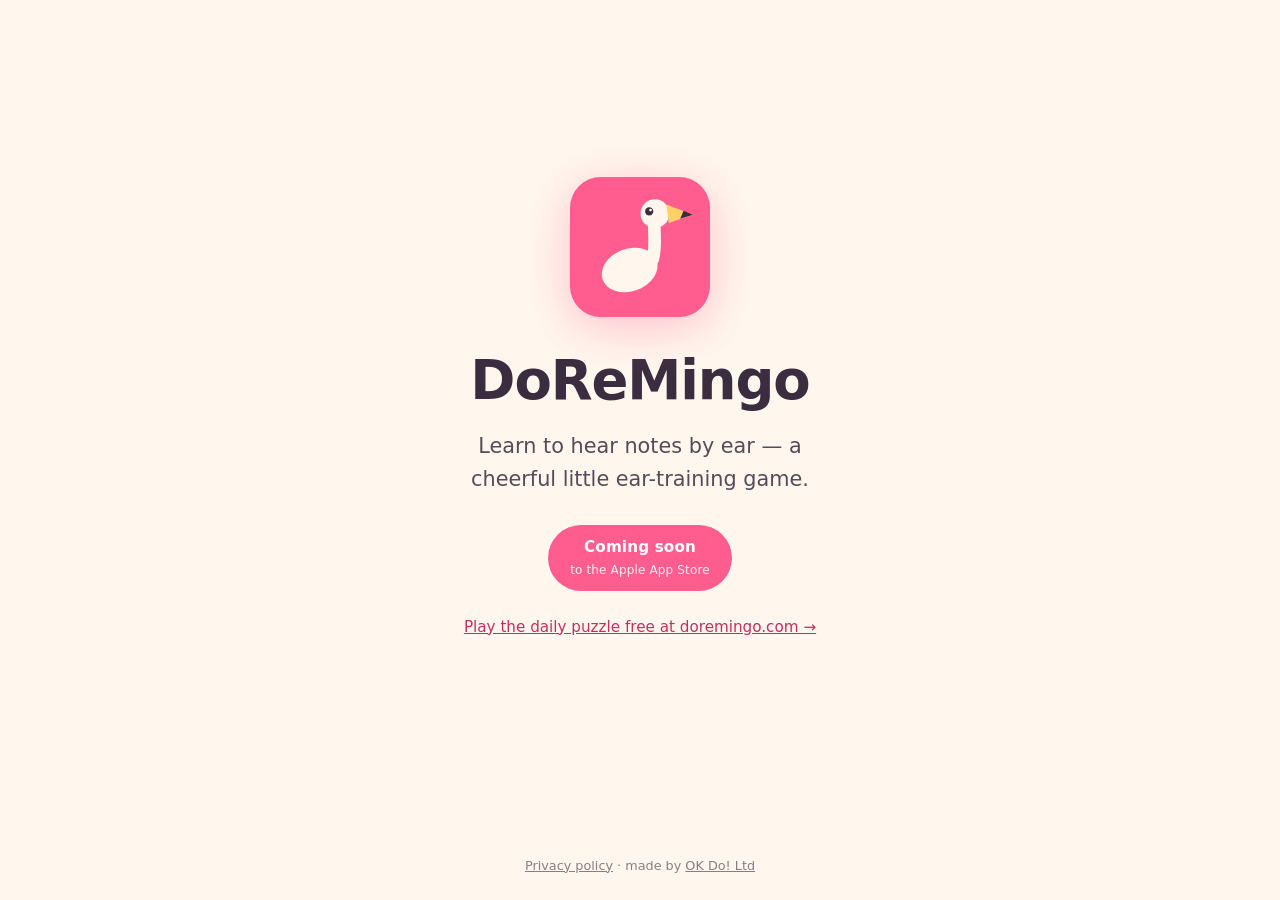
<file: doremingo/index.html>
<!doctype html>
<html lang="en">
<head>
  <meta charset="utf-8">
  <meta name="viewport" content="width=device-width, initial-scale=1, viewport-fit=cover">
  <title>DoReMingo — ear-training game, coming soon to the App Store</title>
  <meta name="description" content="DoReMingo is a cheerful ear-training game that teaches you to recognise musical notes by ear. Coming soon to the Apple App Store.">
  <link rel="canonical" href="https://www.okdo.co.uk/doremingo/">
  <meta property="og:type" content="website">
  <meta property="og:title" content="DoReMingo — learn to hear notes 🦩">
  <meta property="og:description" content="A cheerful ear-training game. Coming soon to the App Store.">
  <meta property="og:url" content="https://www.okdo.co.uk/doremingo/">
  <meta name="twitter:card" content="summary">
  <link rel="icon" href="flamingo.svg">
  <link rel="apple-touch-icon" href="flamingo.svg">
  <link rel="stylesheet" href="style.css">
</head>
<body>
  <main class="hero">
    <img src="flamingo.svg" alt="DoReMingo flamingo logo" width="140" height="140">
    <h1>DoReMingo</h1>
    <p class="tagline">Learn to hear notes by ear — a cheerful little ear-training game.</p>
    <span class="badge">
      Coming soon
      <span class="sub">to the Apple App Store</span>
    </span>
    <p class="play-now"><a href="https://www.doremingo.com/">Play the daily puzzle free at doremingo.com →</a></p>
  </main>
  <footer>
    <a href="https://www.doremingo.com/privacy-policy/">Privacy policy</a> · made by
    <a href="https://www.okdo.co.uk">OK Do! Ltd</a>
  </footer>
</body>
</html>
</file>
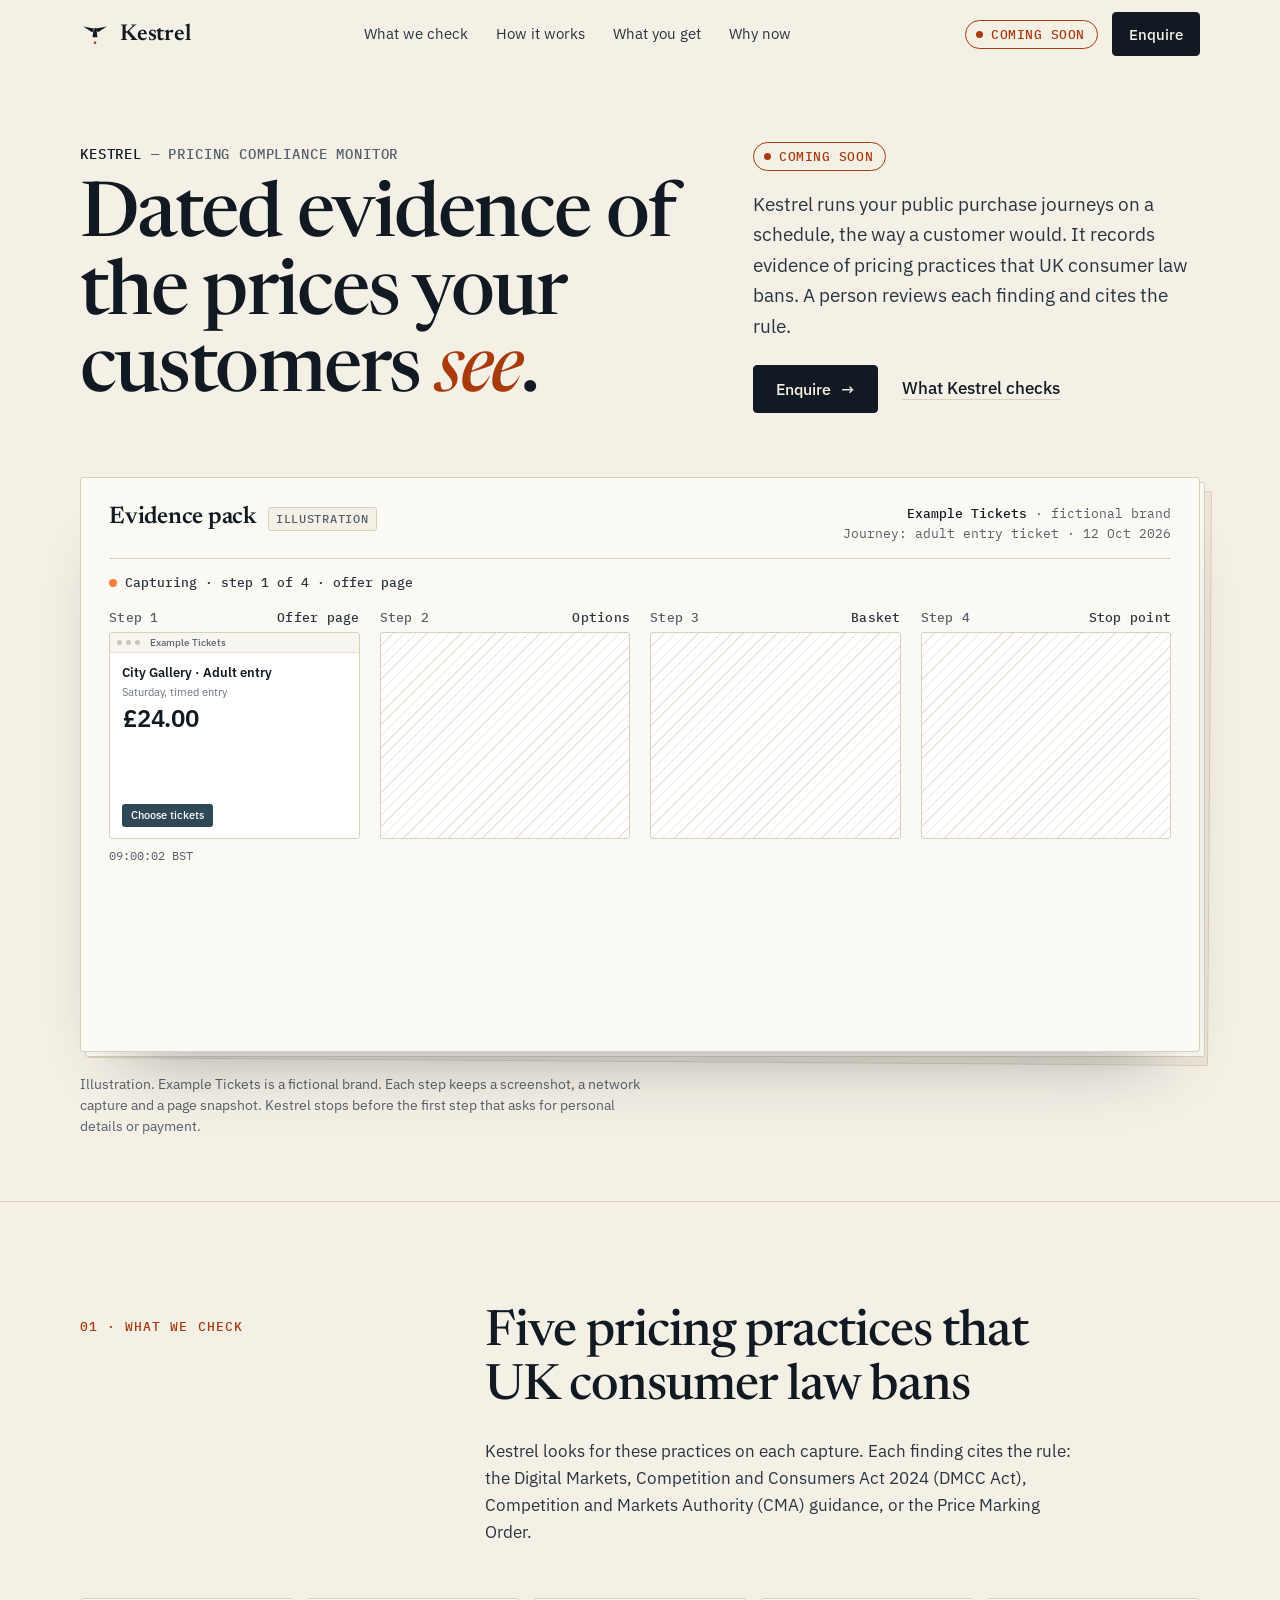
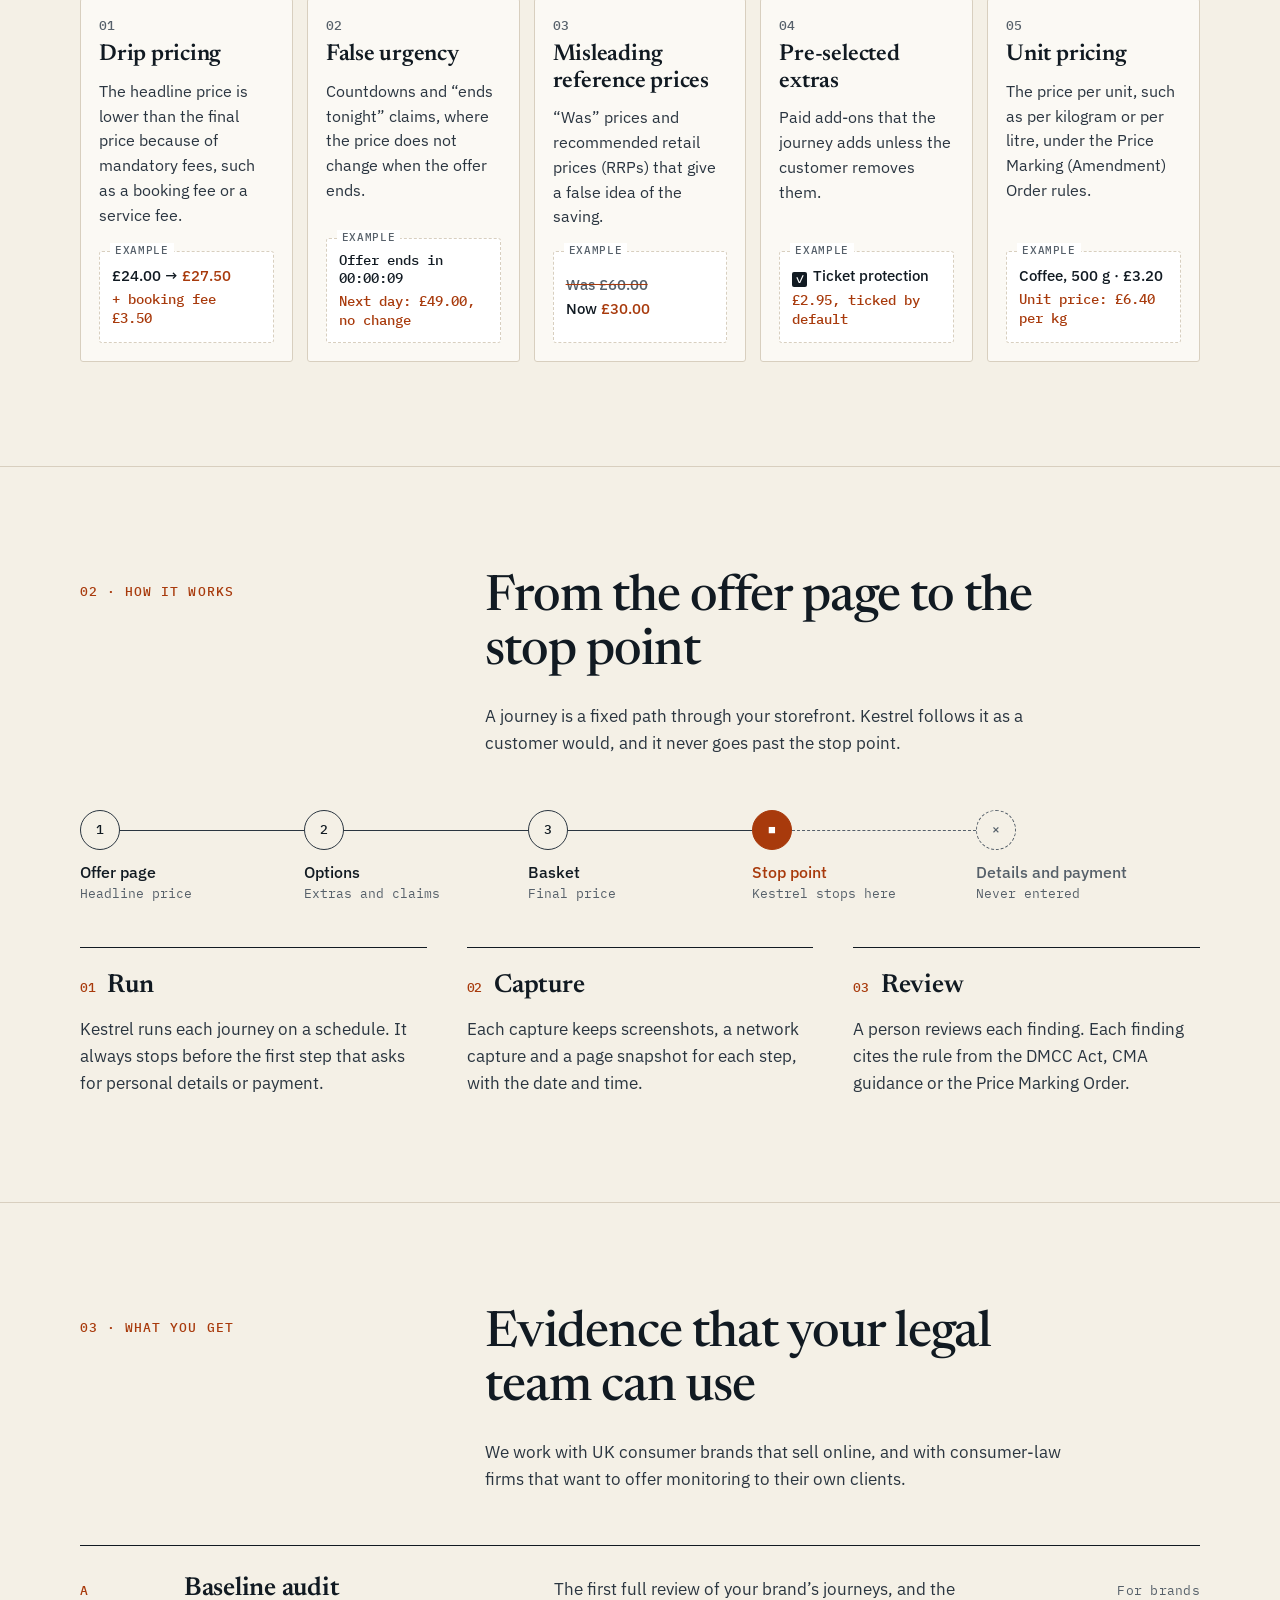
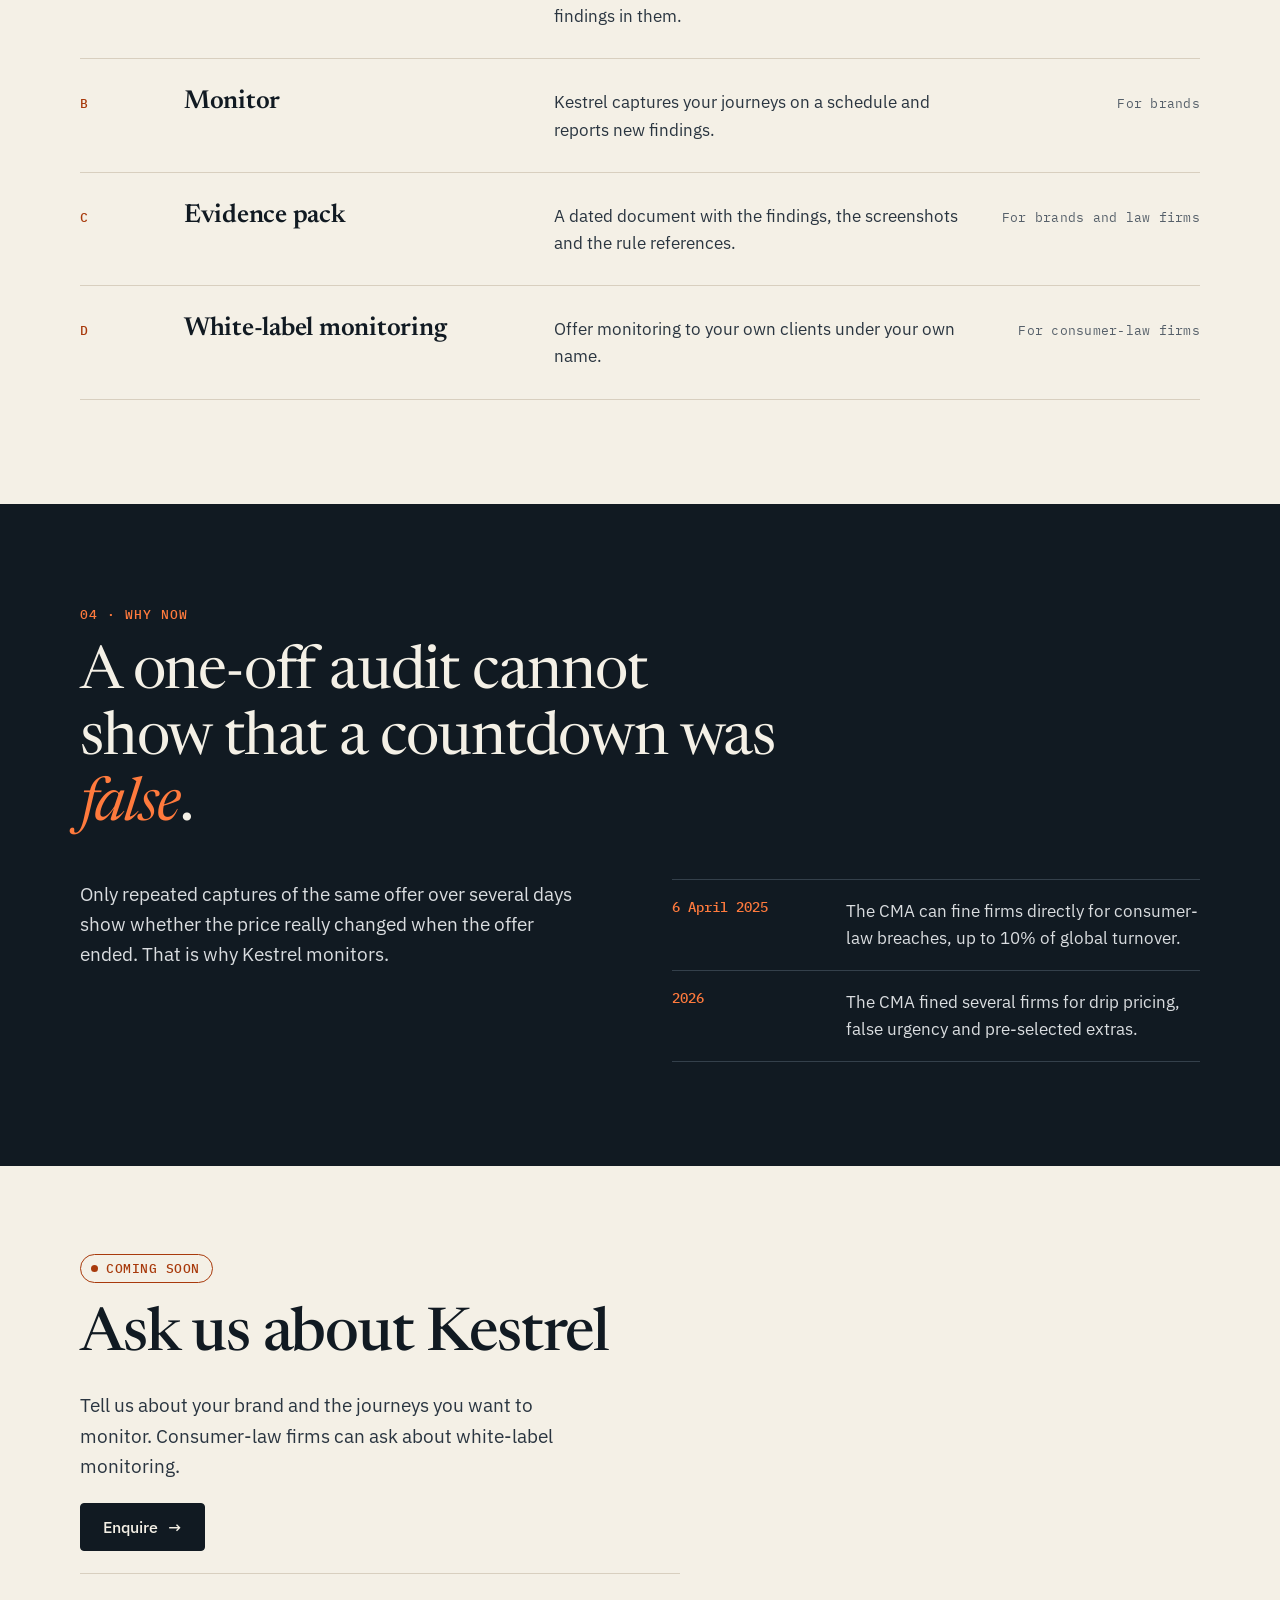
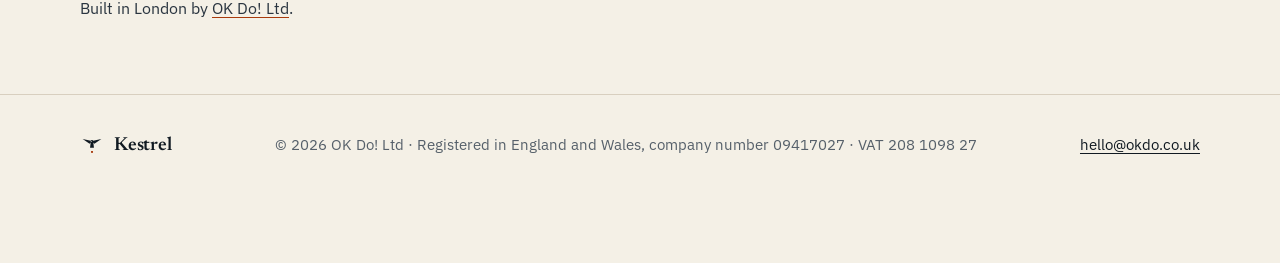
<file: kestrel/index.html>
<!doctype html>
<html lang="en">
<head>
<meta charset="utf-8">
<meta name="viewport" content="width=device-width, initial-scale=1">
<title>Kestrel — pricing compliance monitor · OK Do! Ltd</title>
<meta name="description" content="Kestrel runs your public purchase journeys on a schedule and keeps dated evidence of pricing practices that UK consumer law bans. A person reviews each finding. Coming soon.">
<meta property="og:type" content="website">
<meta property="og:site_name" content="OK Do! Ltd">
<meta property="og:locale" content="en_GB">
<meta property="og:title" content="Kestrel — pricing compliance monitor">
<meta property="og:description" content="Dated evidence of drip pricing, false urgency, misleading reference prices, pre-selected extras and unit pricing. Built in London by OK Do! Ltd.">
<meta property="og:url" content="https://www.okdo.co.uk/kestrel/">
<link rel="canonical" href="https://www.okdo.co.uk/kestrel/">
<meta name="twitter:card" content="summary">
<meta name="theme-color" content="#F4F0E6">
<link rel="icon" type="image/svg+xml" href="data:image/svg+xml,%3Csvg xmlns='http://www.w3.org/2000/svg' viewBox='0 0 32 32'%3E%3Crect width='32' height='32' rx='7' fill='%23111A22'/%3E%3Cpath d='M16 10.5 3.5 8l9.3 6.2zM16 10.5 28.5 8l-9.3 6.2zM14.6 9.6h2.8l1.2 9.9h-5.2z' fill='%23F4F0E6'/%3E%3Crect x='14.75' y='24' width='2.5' height='2.5' fill='%23FF7A3D'/%3E%3C/svg%3E">
<link rel="preconnect" href="https://fonts.googleapis.com">
<link rel="preconnect" href="https://fonts.gstatic.com" crossorigin>
<link href="https://fonts.googleapis.com/css2?family=IBM+Plex+Mono:wght@400;500&family=IBM+Plex+Sans:wght@400;500;600&family=Newsreader:ital,opsz,wght@0,6..72,400;0,6..72,500;0,6..72,600;1,6..72,400&display=swap" rel="stylesheet">
<style>
:root{
  --paper:#F4F0E6; --paper-deep:#ECE6D9; --sheet:#FBF9F4;
  --ink:#111A22; --ink-2:#2A3540; --muted:#56606A; --rule:#D8CFBF; --rule-soft:#E6DFD2;
  --signal:#A83A0C; --signal-bright:#FF7A3D; --signal-wash:rgba(168,58,12,.08);
  --serif:"Newsreader",Georgia,"Times New Roman",serif;
  --sans:"IBM Plex Sans",system-ui,-apple-system,"Segoe UI",sans-serif;
  --mono:"IBM Plex Mono",ui-monospace,"SFMono-Regular",Menlo,monospace;
  --gutter:clamp(16px,4vw,40px); --max:1200px;
  --ease:cubic-bezier(.2,.7,.2,1);
}
*,*::before,*::after{box-sizing:border-box}
html{-webkit-text-size-adjust:100%;scroll-behavior:smooth}
body{margin:0;background:var(--paper);color:var(--ink);font:400 17px/1.6 var(--sans);-webkit-font-smoothing:antialiased;text-rendering:optimizeLegibility}
img,svg{display:block}
a{color:inherit}
h1,h2,h3{font-family:var(--serif);font-weight:500;letter-spacing:-.01em;margin:0}
p{margin:0}
.wrap{max-width:var(--max);margin:0 auto;padding-inline:var(--gutter)}
.mono{font-family:var(--mono);font-feature-settings:"zero" 1}
.sr-only{position:absolute;width:1px;height:1px;padding:0;margin:-1px;overflow:hidden;clip:rect(0 0 0 0);white-space:nowrap;border:0}
.skip{position:absolute;left:8px;top:-60px;background:var(--ink);color:var(--paper);padding:12px 16px;z-index:10;border-radius:4px}
.skip:focus{top:8px}
:focus-visible{outline:2px solid var(--signal);outline-offset:3px;border-radius:2px}

/* Brand */
.brand{display:inline-flex;align-items:center;gap:10px;text-decoration:none;min-height:44px}
.mark{width:30px;height:30px;fill:var(--ink)}
.mark .dot{fill:var(--signal)}
.brand-name{font:600 23px/1 var(--serif);letter-spacing:-.01em}

/* Header */
.top{position:sticky;top:0;z-index:5;background:rgba(244,240,230,.88);backdrop-filter:saturate(1.2) blur(10px);-webkit-backdrop-filter:saturate(1.2) blur(10px);border-bottom:1px solid transparent;transition:border-color .3s}
.top.scrolled{border-bottom-color:var(--rule)}
.top .wrap{display:flex;align-items:center;justify-content:space-between;gap:16px;min-height:68px}
.nav{display:none;gap:4px}
.nav a{font-size:15px;text-decoration:none;color:var(--ink-2);padding:12px 12px;border-radius:4px;transition:color .2s,background-color .2s}
.nav a:hover{color:var(--ink);background:var(--paper-deep)}
.top-right{display:flex;align-items:center;gap:14px}
.pill{display:inline-flex;align-items:center;gap:8px;font:500 13px/1 var(--mono);letter-spacing:.04em;text-transform:uppercase;color:var(--signal);border:1px solid currentColor;border-radius:999px;padding:7px 12px 7px 10px;white-space:nowrap}
.pill i{width:7px;height:7px;border-radius:50%;background:currentColor;box-shadow:0 0 0 0 rgba(168,58,12,.45);animation:ping 2.4s var(--ease) 3}
@keyframes ping{0%{box-shadow:0 0 0 0 rgba(168,58,12,.45)}70%{box-shadow:0 0 0 8px rgba(168,58,12,0)}100%{box-shadow:0 0 0 0 rgba(168,58,12,0)}}
.top .pill{display:none}
.btn{display:inline-flex;align-items:center;justify-content:center;gap:10px;min-height:48px;padding:0 22px;border-radius:4px;font:500 16px/1 var(--sans);text-decoration:none;border:1px solid var(--ink);background:var(--ink);color:var(--paper);transition:background-color .2s,color .2s,transform .2s var(--ease),box-shadow .2s}
.btn:hover{background:#000;transform:translateY(-1px);box-shadow:0 8px 18px -10px rgba(17,26,34,.6)}
.btn .arr{transition:transform .25s var(--ease)}
.btn:hover .arr{transform:translateX(3px)}
.btn-sm{min-height:44px;padding:0 16px;font-size:15px}
.link{display:inline-flex;align-items:center;min-height:48px;gap:8px;font-weight:500;text-decoration:underline;text-decoration-color:var(--rule);text-underline-offset:5px;text-decoration-thickness:1px;transition:text-decoration-color .2s}
.link:hover{text-decoration-color:var(--signal)}
@media (min-width:720px){.top .pill{display:inline-flex}}
@media (min-width:1000px){.nav{display:flex}}

/* Hero */
.hero{padding:44px 0 24px}
.hero-grid{display:grid;gap:22px}
.eyebrow{font:500 14px/1.4 var(--mono);letter-spacing:.06em;text-transform:uppercase;color:var(--muted)}
.eyebrow b{color:var(--ink);font-weight:500}
h1{font-size:clamp(40px,7.4vw,76px);line-height:1.02;letter-spacing:-.025em;font-weight:500;max-width:14ch;margin-top:16px}
h1 em{font-style:italic;color:var(--signal)}
.lede{font-size:18px;line-height:1.6;color:var(--ink-2);max-width:46ch}
.cta-row{display:flex;flex-wrap:wrap;align-items:center;gap:8px 24px;margin-top:24px}
.hero-aside .pill{margin-bottom:18px}
@media (min-width:900px){
  .hero{padding:72px 0 36px}
  .hero-grid{grid-template-columns:7fr 5fr;align-items:end;gap:48px}
  .lede{font-size:19px}
}

/* Evidence sheet */
.pack{padding:28px 0 64px}
.sheet-wrap{position:relative;isolation:isolate}
.sheet-wrap::before,.sheet-wrap::after{content:"";position:absolute;inset:0;background:var(--sheet);border:1px solid var(--rule);border-radius:3px;z-index:-1}
.sheet-wrap::before{transform:translate(10px,10px) rotate(.4deg);background:var(--paper-deep)}
.sheet-wrap::after{transform:translate(5px,5px)}
.sheet{position:relative;background:var(--sheet);border:1px solid var(--rule);border-radius:3px;padding:18px 16px 18px;box-shadow:0 40px 70px -45px rgba(17,26,34,.45);margin:0}
.sheet-head{display:flex;flex-wrap:wrap;justify-content:space-between;gap:10px 24px;padding-bottom:14px;border-bottom:1px solid var(--rule)}
.sheet-title{display:flex;align-items:baseline;gap:12px;flex-wrap:wrap}
.sheet-h{font:600 24px/1.1 var(--serif);letter-spacing:-.01em}
.tag{font:500 12px/1 var(--mono);letter-spacing:.06em;text-transform:uppercase;padding:5px 7px;border:1px solid var(--rule);border-radius:3px;color:var(--muted);background:var(--paper)}
.sheet-meta{font:400 13px/1.55 var(--mono);color:var(--muted);text-align:left}
.sheet-meta b{color:var(--ink);font-weight:500}
.status{display:flex;align-items:center;gap:8px;font:500 13px/1.3 var(--mono);color:var(--ink-2);padding:12px 0 2px;min-height:38px}
.status i{width:8px;height:8px;border-radius:50%;background:var(--muted);flex:none;transition:background-color .3s}
.sheet.s1 .status i{background:var(--signal-bright);animation:blink 1s steps(2,end) infinite}
.sheet.s8 .status i{background:var(--signal);animation:none}
@keyframes blink{50%{opacity:.25}}
.sheet.paused *{animation-play-state:paused!important}
.exhibits{list-style:none;margin:12px 0 0;padding:0;display:grid;grid-template-columns:repeat(2,minmax(0,1fr));gap:18px 12px}
.ex-label{display:flex;justify-content:space-between;gap:6px;font:500 12px/1.3 var(--mono);color:var(--muted);letter-spacing:.02em;margin-bottom:7px}
.ex-label span:last-child{color:var(--ink-2)}
.shot{position:relative;aspect-ratio:3/3.75;border:1px solid var(--rule);border-radius:3px;background:#fff;overflow:hidden}
.shot .ph{position:absolute;inset:0;background:repeating-linear-gradient(-45deg,transparent 0 7px,var(--rule-soft) 7px 8px);opacity:.8;transition:opacity .4s}
.shot .pg{position:absolute;inset:0;display:flex;flex-direction:column;opacity:0;transform:scale(.97);transition:opacity .5s var(--ease),transform .6s var(--ease)}
.shot .flash{position:absolute;inset:0;background:#fff;opacity:0;pointer-events:none}
.bar{display:flex;align-items:center;gap:4px;height:20px;padding:0 7px;border-bottom:1px solid var(--rule-soft);background:#F7F5F0;flex:none}
.bar i{width:5px;height:5px;border-radius:50%;background:#CFC8BA}
.bar span{font:500 10px/1 var(--sans);margin-left:6px;color:#5d6670;white-space:nowrap;overflow:hidden;text-overflow:ellipsis}
.pgc{padding:9px 10px;display:flex;flex-direction:column;gap:5px;flex:1;font:400 12px/1.3 var(--sans);color:#2a3540;min-width:0}
.pgc .t{font-weight:600;font-size:12.5px;color:#111A22}
.pgc .row{display:flex;justify-content:space-between;gap:6px;white-space:nowrap}
.pgc .hr{height:1px;background:var(--rule-soft);margin:2px 0}
.pgc .big{font:600 20px/1 var(--sans);color:#111A22;letter-spacing:-.01em;margin-top:2px}
.pgc .fake-btn{margin-top:auto;align-self:flex-start;background:#2F4858;color:#fff;font:500 11px/1 var(--sans);padding:6px 9px;border-radius:3px}
.pgc .field{height:16px;border:1px solid #D9D4CA;border-radius:2px;background:#FAF9F6}
.pgc .lbl{font-size:10.5px;color:#6b737b}
.ann{position:relative;display:inline-block;padding:0 1px}
.ann svg{position:absolute;left:-9px;top:-7px;width:calc(100% + 18px);height:calc(100% + 14px);overflow:visible;pointer-events:none}
.ann path{fill:none;stroke:var(--signal);stroke-width:1.7;stroke-linecap:round;stroke-dasharray:100;stroke-dashoffset:100;transition:stroke-dashoffset .8s var(--ease)}
.ex-foot{display:flex;flex-wrap:wrap;align-items:center;gap:6px 8px;margin-top:7px}
.note{display:inline-block;font:500 11px/1.2 var(--mono);color:#fff;background:var(--signal);padding:3px 6px;border-radius:2px;white-space:nowrap;opacity:0;transform:translateY(4px);transition:opacity .4s,transform .4s var(--ease)}
.stopband .long{display:none}
.uline{position:relative}
.uline::after{content:"";position:absolute;left:-2px;right:-2px;bottom:-2px;height:2px;background:var(--signal);transform:scaleX(0);transform-origin:left;transition:transform .6s var(--ease)}
.stopband{position:absolute;left:0;right:0;bottom:0;padding:8px 10px;background:var(--ink);color:var(--paper);font:500 11px/1.3 var(--mono);display:flex;align-items:center;gap:8px;transform:translateY(100%);transition:transform .5s var(--ease)}
.stopband b{color:var(--signal-bright);font-weight:500}
.ex-time{font:400 12px/1 var(--mono);color:var(--muted);opacity:0;transition:opacity .4s;margin-right:auto}
.finding{margin-top:18px;border:1px solid var(--rule);border-left:3px solid var(--signal);background:var(--signal-wash);padding:14px 14px 14px 14px;display:grid;gap:8px;position:relative;opacity:0;transform:translateY(8px);transition:opacity .5s,transform .6s var(--ease)}
.f-id{font:500 12px/1 var(--mono);letter-spacing:.06em;text-transform:uppercase;color:var(--signal)}
.f-body{font-size:16px;line-height:1.5}
.f-body strong{font-family:var(--serif);font-weight:600;font-size:20px;display:block;margin-bottom:2px}
.f-rule{font:400 13px/1.4 var(--mono);color:var(--ink-2)}
.stamp{position:absolute;right:12px;top:12px;font:500 12px/1 var(--mono);letter-spacing:.12em;text-transform:uppercase;color:var(--signal);border:1.5px solid var(--signal);padding:6px 8px;border-radius:3px;transform:rotate(-6deg) scale(1.6);opacity:0;transition:transform .35s cubic-bezier(.3,1.6,.5,1),opacity .2s}
.sheet-cap{font:400 14px/1.5 var(--sans);color:var(--muted);margin-top:22px;max-width:70ch}

/* Animation states */
.sheet.s1 #ex1 .pg,.sheet.s2 #ex2 .pg,.sheet.s3 #ex3 .pg,.sheet.s4 #ex4 .pg{opacity:1;transform:none}
.sheet.s1 #ex1 .ph,.sheet.s2 #ex2 .ph,.sheet.s3 #ex3 .ph,.sheet.s4 #ex4 .ph{opacity:0}
.sheet.s1 #ex1 .flash,.sheet.s2 #ex2 .flash,.sheet.s3 #ex3 .flash,.sheet.s4 #ex4 .flash{animation:flash .7s ease-out}
@keyframes flash{0%{opacity:.95}100%{opacity:0}}
.sheet.s1 #ex1 .ex-time,.sheet.s2 #ex2 .ex-time,.sheet.s3 #ex3 .ex-time,.sheet.s4 #ex4 .ex-time{opacity:1}
.sheet.s4 .stopband{transform:none}
.sheet.s4 #ex4 .pgc{opacity:.5;transition:opacity .6s .2s}
.sheet.s5 #a1 path{stroke-dashoffset:0}
.sheet.s5 #n1{opacity:1;transform:none}
.sheet.s6 #a3 path{stroke-dashoffset:0}
.sheet.s6 #n3{opacity:1;transform:none}
.sheet.s7 .uline::after{transform:scaleX(1)}
.sheet.s7 #n2{opacity:1;transform:none}
.sheet.s8 .finding{opacity:1;transform:none}
.sheet.s9 .stamp{opacity:1;transform:rotate(-6deg) scale(1)}
.sheet.out .exhibits,.sheet.out .finding{opacity:0;transition:opacity .5s}
.sheet .exhibits{transition:opacity .4s}

@media (min-width:760px){
  .sheet{padding:26px 28px 28px}
  .exhibits{grid-template-columns:repeat(4,minmax(0,1fr));gap:20px}
  .shot{aspect-ratio:4/3.3}
  .stopband .long{display:inline}
  .sheet-meta{text-align:right}
  .finding{grid-template-columns:auto 1fr auto;align-items:center;gap:20px;padding:16px 140px 16px 18px}
  .stamp{top:50%;right:20px;transform:translateY(-50%) rotate(-6deg) scale(1.6)}
  .sheet.s9 .stamp{transform:translateY(-50%) rotate(-6deg) scale(1)}
  .pgc{padding:11px 12px;font-size:13px}
  .pgc .big{font-size:24px}
  .ex-label{font-size:12.5px}
}

/* Sections */
section{scroll-margin-top:80px}
.sec{padding:72px 0;border-top:1px solid var(--rule)}
.sec-head{display:grid;gap:14px;margin-bottom:36px}
.sec-no{font:500 13px/1 var(--mono);letter-spacing:.08em;text-transform:uppercase;color:var(--signal)}
h2.h{font-size:clamp(32px,4.6vw,50px);line-height:1.08;letter-spacing:-.02em;max-width:20ch}
.intro{color:var(--ink-2);max-width:60ch}
@media (min-width:900px){
  .sec{padding:104px 0}
  .sec-head{grid-template-columns:4fr 8fr;gap:24px 48px;align-items:start;margin-bottom:52px}
  .sec-head .sec-no{padding-top:14px}
  .sec-head .intro{grid-column:2}
}

/* Practices */
.practices{list-style:none;margin:0;padding:0;display:grid;gap:14px;grid-template-columns:repeat(auto-fit,minmax(min(100%,210px),1fr))}
.pr{position:relative;background:var(--sheet);border:1px solid var(--rule);border-radius:3px;padding:20px 18px 18px;display:flex;flex-direction:column;gap:10px;transition:transform .35s var(--ease),border-color .3s,box-shadow .35s}
.pr:hover{transform:translateY(-3px);border-color:var(--ink-2);box-shadow:0 18px 30px -24px rgba(17,26,34,.5)}
.pr-no{font:500 13px/1 var(--mono);color:var(--muted)}
.pr h3{font-size:23px;line-height:1.15;font-weight:600}
.pr p{font-size:16px;line-height:1.55;color:var(--ink-2)}
.pr p{margin-bottom:12px}
.spec{margin-top:auto;border:1px dashed var(--rule);border-radius:3px;padding:12px;background:#fff;font:500 15px/1.35 var(--sans);min-height:92px;display:flex;flex-direction:column;justify-content:center;gap:4px;position:relative}
.spec small{position:absolute;top:-9px;left:10px;background:#fff;padding:0 5px;font:500 11px/1.4 var(--mono);color:var(--muted);letter-spacing:.06em;text-transform:uppercase}
.spec .mono{font-size:14px}
.sig{color:var(--signal)}
.strike{text-decoration:line-through;text-decoration-color:var(--signal);color:var(--muted)}
.box{display:inline-flex;width:15px;height:15px;border-radius:2px;background:var(--ink);color:#fff;font-size:11px;align-items:center;justify-content:center;margin-right:6px;vertical-align:-2px}
.pr:hover .spec{border-color:var(--signal)}

/* Journey */
.journey{position:relative;display:grid;grid-template-columns:1fr;gap:0;margin:0 0 44px;padding:0;list-style:none}
.journey li{position:relative;display:flex;align-items:center;gap:14px;padding:12px 0 12px 0;font:500 16px/1.3 var(--sans)}
.journey .nd{width:40px;height:40px;flex:none;border:1px solid var(--ink-2);border-radius:50%;display:grid;place-items:center;font:500 13px/1 var(--mono);background:var(--paper);position:relative;z-index:1}
.journey .stop .nd{border-color:var(--signal);background:var(--signal);color:#fff}
.journey .stop{color:var(--signal)}
.journey small{display:block;font:400 13px/1.4 var(--mono);color:var(--muted);margin-top:3px}
.journey li::after{content:"";position:absolute;left:20px;top:calc(50% + 20px);height:calc(100% - 40px);width:1px;background:var(--ink-2);transform-origin:top;transition:transform .5s var(--ease)}
.journey li:last-child::after{display:none}
.journey li.stop::after{background:none;border-left:1px dashed var(--muted)}
.journey li:nth-child(2)::after{transition-delay:.25s}
.journey li:nth-child(3)::after{transition-delay:.5s}
.journey li:nth-child(4)::after{transition-delay:.75s}
.journey .after{color:var(--muted)}
.journey .after .nd{border-style:dashed;border-color:var(--muted);color:var(--muted)}
.js .journey:not(.in) li::after{transform:scaleY(0)}
@media (min-width:900px){
  .journey{grid-template-columns:repeat(5,1fr);gap:0}
  .journey li{flex-direction:column;align-items:flex-start;gap:12px;padding:0 16px 0 0}
  .journey li::after{left:40px;top:20px;width:calc(100% - 40px);height:1px;transform-origin:left}
  .journey li.stop::after{border-left:0;border-top:1px dashed var(--muted)}
  .js .journey:not(.in) li::after{transform:scaleX(0)}
}
.steps{display:grid;gap:14px;list-style:none;margin:0;padding:0;counter-reset:s}
.step{border-top:1px solid var(--ink);padding:18px 0 0;display:grid;gap:8px}
.step h3{font-size:26px;font-weight:600;display:flex;align-items:baseline;gap:12px}
.step h3 span{font:500 13px/1 var(--mono);color:var(--signal)}
.step p{color:var(--ink-2);max-width:42ch}
@media (min-width:900px){.steps{grid-template-columns:repeat(3,1fr);gap:40px}}

/* Deliverables */
.index{list-style:none;margin:0;padding:0;border-top:1px solid var(--ink)}
.index li{border-bottom:1px solid var(--rule)}
.index .row{display:grid;grid-template-columns:28px 1fr;gap:6px 12px;padding:22px 0;transition:background-color .3s,padding .35s var(--ease)}
.index li:hover .row{background:var(--sheet);padding-left:10px}
.index .no{font:500 13px/1.9 var(--mono);color:var(--signal)}
.index h3{font-size:26px;font-weight:600;line-height:1.2}
.index p{grid-column:2;color:var(--ink-2);max-width:56ch}
.index .who{grid-column:2;font:400 13px/1.4 var(--mono);color:var(--muted);letter-spacing:.02em}
@media (min-width:900px){
  .index .row{grid-template-columns:80px 5fr 6fr 3fr;align-items:baseline;gap:24px;padding:28px 0}
  .index p,.index .who{grid-column:auto}
  .index .who{text-align:right}
}

/* Why now */
.dark{background:var(--ink);color:var(--paper);border-top:0}
.dark .sec-no{color:var(--signal-bright)}
.dark .intro{color:#C9CDD1}
.quote{font:400 clamp(32px,5vw,60px)/1.1 var(--serif);letter-spacing:-.02em;max-width:20ch}
.quote em{color:var(--signal-bright);font-style:italic}
.why-grid{display:grid;gap:32px;margin-top:40px}
.why-grid p.big{font-size:19px;color:#DADDE0;max-width:46ch}
.facts{list-style:none;margin:0;padding:0;display:grid;gap:0;border-top:1px solid #34404B}
.facts li{display:grid;gap:6px;padding:18px 0;border-bottom:1px solid #34404B}
.facts time{font:500 14px/1.3 var(--mono);color:var(--signal-bright)}
.facts span{color:#DADDE0}
@media (min-width:900px){.why-grid{grid-template-columns:6fr 6fr;gap:64px}.facts li{grid-template-columns:150px 1fr;gap:24px}}

/* End */
.end{padding:88px 0 72px;text-align:left}
.end-card{display:grid;gap:22px;max-width:780px}
.end h2{font-size:clamp(36px,5.4vw,60px);line-height:1.05;letter-spacing:-.02em}
.cred{font-size:16px;color:var(--ink-2);max-width:60ch;padding-top:22px;border-top:1px solid var(--rule)}
.cred a{text-decoration-color:var(--signal);text-underline-offset:3px}

footer{border-top:1px solid var(--rule);padding:28px 0 96px;font-size:15px;color:var(--muted)}
footer .wrap{display:flex;flex-wrap:wrap;gap:12px 32px;align-items:center;justify-content:space-between}
footer a{color:var(--ink);text-underline-offset:3px;display:inline-flex;align-items:center;min-height:44px}
footer .brand{color:var(--ink)}
footer .brand .mark{width:24px;height:24px}
footer .brand-name{font-size:19px}

/* Reveal */
.js .rv{opacity:0;transform:translateY(16px);transition:opacity .8s var(--ease),transform .8s var(--ease)}
.js .rv.in{opacity:1;transform:none}
.js .rv-stagger>*{opacity:0;transform:translateY(14px);transition:opacity .7s var(--ease),transform .7s var(--ease)}
.js .rv-stagger.in>*{opacity:1;transform:none}
.js .rv-stagger.in>*:nth-child(2){transition-delay:.08s}
.js .rv-stagger.in>*:nth-child(3){transition-delay:.16s}
.js .rv-stagger.in>*:nth-child(4){transition-delay:.24s}
.js .rv-stagger.in>*:nth-child(5){transition-delay:.32s}

@media (prefers-reduced-motion:reduce){
  html{scroll-behavior:auto}
  *,*::before,*::after{animation:none!important;transition:none!important}
  .js .rv,.js .rv-stagger>*{opacity:1;transform:none}
  .js .journey:not(.in) li::after{transform:none}
}
@media (prefers-reduced-motion: no-preference) { @view-transition { navigation: auto; } }
</style>
</head>
<body>
<a class="skip" href="#main">Skip to content</a>

<header class="top" id="top">
  <div class="wrap">
    <a class="brand" href="#top" aria-label="Kestrel, home">
      <svg class="mark" viewBox="0 0 32 32" aria-hidden="true"><path d="M16 10.5 3.5 8l9.3 6.2zM16 10.5 28.5 8l-9.3 6.2zM14.6 9.6h2.8l1.2 9.9h-5.2z"/><rect class="dot" x="14.75" y="24" width="2.5" height="2.5"/></svg>
      <span class="brand-name">Kestrel</span>
    </a>
    <nav class="nav" aria-label="Page sections">
      <a href="#practices">What we check</a>
      <a href="#how">How it works</a>
      <a href="#get">What you get</a>
      <a href="#why">Why now</a>
    </nav>
    <div class="top-right">
      <span class="pill"><i aria-hidden="true"></i>Coming soon</span>
      <a class="btn btn-sm" href="mailto:hello@okdo.co.uk?subject=Kestrel%20enquiry">Enquire</a>
    </div>
  </div>
</header>

<main id="main">
  <section class="hero" aria-labelledby="hero-title">
    <div class="wrap hero-grid">
      <div>
        <p class="eyebrow"><b>Kestrel</b> — pricing compliance monitor</p>
        <h1 id="hero-title">Dated evidence of the prices your customers <em>see</em>.</h1>
      </div>
      <div class="hero-aside">
        <span class="pill"><i aria-hidden="true"></i>Coming soon</span>
        <p class="lede">Kestrel runs your public purchase journeys on a schedule, the way a customer would. It records evidence of pricing practices that UK consumer law bans. A person reviews each finding and cites the rule.</p>
        <div class="cta-row">
          <a class="btn" href="mailto:hello@okdo.co.uk?subject=Kestrel%20enquiry">Enquire <span class="arr" aria-hidden="true">→</span></a>
          <a class="link" href="#practices">What Kestrel checks</a>
        </div>
      </div>
    </div>
  </section>

  <div class="pack" id="pack">
    <div class="wrap">
      <div class="sheet-wrap">
        <figure class="sheet" id="sheet" aria-labelledby="sheet-desc">
          <div class="sheet-head">
            <div class="sheet-title"><p class="sheet-h">Evidence pack</p><span class="tag">Illustration</span></div>
            <div class="sheet-meta mono">
              <div><b>Example Tickets</b> · fictional brand</div>
              <div>Journey: adult entry ticket · 12 Oct 2026</div>
            </div>
          </div>
          <div class="status" aria-hidden="true"><i></i><span id="status-text">Capture queued</span></div>
          <ol class="exhibits" aria-hidden="true">
            <li class="ex" id="ex1">
              <div class="ex-label"><span>Step 1</span><span>Offer page</span></div>
              <div class="shot">
                <div class="ph"></div>
                <div class="pg"><div class="bar"><i></i><i></i><i></i><span>Example Tickets</span></div>
                  <div class="pgc">
                    <div class="t">City Gallery · Adult entry</div>
                    <div class="lbl">Saturday, timed entry</div>
                    <div class="big"><span class="ann" id="a1">£24.00<svg viewBox="0 0 100 40" preserveAspectRatio="none"><path pathLength="100" vector-effect="non-scaling-stroke" d="M10 24C6 8 70 2 94 14c10 8-6 22-44 22S2 30 8 18C14 8 40 4 58 5"/></svg></span></div>
                    <div class="fake-btn">Choose tickets</div>
                  </div>
                </div>
                <div class="flash"></div>
              </div>
              <div class="ex-foot"><span class="ex-time">09:00:02 BST</span><span class="note" id="n1">Headline price</span></div>
            </li>
            <li class="ex" id="ex2">
              <div class="ex-label"><span>Step 2</span><span>Options</span></div>
              <div class="shot">
                <div class="ph"></div>
                <div class="pg"><div class="bar"><i></i><i></i><i></i><span>Example Tickets</span></div>
                  <div class="pgc">
                    <div class="t">Choose tickets</div>
                    <div class="row"><span>Adult × 1</span><span>£24.00</span></div>
                    <div class="row"><span>Child × 0</span><span>£12.00</span></div>
                    <div class="hr"></div>
                    <div class="row"><span>Subtotal</span><span>£24.00</span></div>
                    <div class="fake-btn">Continue</div>
                  </div>
                </div>
                <div class="flash"></div>
              </div>
              <div class="ex-foot"><span class="ex-time">09:00:09 BST</span></div>
            </li>
            <li class="ex" id="ex3">
              <div class="ex-label"><span>Step 3</span><span>Basket</span></div>
              <div class="shot">
                <div class="ph"></div>
                <div class="pg"><div class="bar"><i></i><i></i><i></i><span>Example Tickets</span></div>
                  <div class="pgc">
                    <div class="t">Your basket</div>
                    <div class="row"><span>Adult × 1</span><span>£24.00</span></div>
                    <div class="row"><span class="uline">Booking fee</span><span class="uline">£3.50</span></div>
                    <div class="hr"></div>
                    <div class="row" style="font-weight:600;color:#111A22"><span>Total</span><span class="ann" id="a3">£27.50<svg viewBox="0 0 100 40" preserveAspectRatio="none"><path pathLength="100" vector-effect="non-scaling-stroke" d="M10 24C6 8 70 2 94 14c10 8-6 22-44 22S2 30 8 18C14 8 40 4 58 5"/></svg></span></div>
                    <div class="fake-btn">Checkout</div>
                  </div>
                </div>
                <div class="flash"></div>
              </div>
              <div class="ex-foot"><span class="ex-time">09:00:15 BST</span><span class="note" id="n3">Final price</span><span class="note" id="n2">+£3.50 mandatory fee</span></div>
            </li>
            <li class="ex" id="ex4">
              <div class="ex-label"><span>Step 4</span><span>Stop point</span></div>
              <div class="shot">
                <div class="ph"></div>
                <div class="pg"><div class="bar"><i></i><i></i><i></i><span>Example Tickets</span></div>
                  <div class="pgc">
                    <div class="t">Your details</div>
                    <div class="lbl">Full name</div><div class="field"></div>
                    <div class="lbl">Email</div><div class="field"></div>
                  </div>
                </div>
                <div class="stopband"><b>■</b><span>Stop point<span class="long">. Kestrel stops here.</span></span></div>
                <div class="flash"></div>
              </div>
              <div class="ex-foot"><span class="ex-time">09:00:18 BST</span></div>
            </li>
          </ol>
          <div class="finding" aria-hidden="true">
            <div class="f-id">Finding 01</div>
            <div class="f-body"><strong>Drip pricing</strong>Headline price £24.00. Final price £27.50. The £3.50 booking fee is a mandatory fee that first appears in the basket.</div>
            <div class="f-rule">Rule: DMCC Act 2024<br>CMA guidance</div>
            <div class="stamp">Reviewed</div>
          </div>
          <figcaption class="sr-only" id="sheet-desc">Illustration of one evidence pack page for a fictional brand, Example Tickets. Kestrel captures four steps of a ticket journey with timestamps: the offer page shows a headline price of £24.00, the basket adds a £3.50 booking fee for a final price of £27.50, and Kestrel stops at the step that asks for a name and email. The finding is drip pricing, reviewed by a person, with the rule cited.</figcaption>
        </figure>
      </div>
      <p class="sheet-cap rv">Illustration. Example Tickets is a fictional brand. Each step keeps a screenshot, a network capture and a page snapshot. Kestrel stops before the first step that asks for personal details or payment.</p>
    </div>
  </div>

  <section class="sec" id="practices" aria-labelledby="practices-title">
    <div class="wrap">
      <div class="sec-head rv">
        <p class="sec-no">01 · What we check</p>
        <h2 class="h" id="practices-title">Five pricing practices that UK consumer law bans</h2>
        <p class="intro">Kestrel looks for these practices on each capture. Each finding cites the rule: the Digital Markets, Competition and Consumers Act 2024 (DMCC Act), Competition and Markets Authority (CMA) guidance, or the Price Marking Order.</p>
      </div>
      <ol class="practices rv-stagger">
        <li class="pr">
          <span class="pr-no">01</span>
          <h3>Drip pricing</h3>
          <p>The headline price is lower than the final price because of mandatory fees, such as a booking fee or a service fee.</p>
          <div class="spec" aria-label="Example: headline price £24.00, final price £27.50 with a £3.50 booking fee"><small>Example</small><span>£24.00 <span aria-hidden="true">→</span> <span class="sig">£27.50</span></span><span class="mono sig">+ booking fee £3.50</span></div>
        </li>
        <li class="pr">
          <span class="pr-no">02</span>
          <h3>False urgency</h3>
          <p>Countdowns and “ends tonight” claims, where the price does not change when the offer ends.</p>
          <div class="spec" aria-label="Example: a countdown ends, and the price the next day is the same"><small>Example</small><span class="mono">Offer ends in 00:00:09</span><span class="mono sig">Next day: £49.00, no change</span></div>
        </li>
        <li class="pr">
          <span class="pr-no">03</span>
          <h3>Misleading reference prices</h3>
          <p>“Was” prices and recommended retail prices (RRPs) that give a false idea of the saving.</p>
          <div class="spec" aria-label="Example: was £60.00, now £30.00"><small>Example</small><span><span class="strike">Was £60.00</span></span><span>Now <span class="sig">£30.00</span></span></div>
        </li>
        <li class="pr">
          <span class="pr-no">04</span>
          <h3>Pre-selected extras</h3>
          <p>Paid add-ons that the journey adds unless the customer removes them.</p>
          <div class="spec" aria-label="Example: ticket protection at £2.95, ticked by default"><small>Example</small><span><span class="box" aria-hidden="true">✓</span>Ticket protection</span><span class="mono sig">£2.95, ticked by default</span></div>
        </li>
        <li class="pr">
          <span class="pr-no">05</span>
          <h3>Unit pricing</h3>
          <p>The price per unit, such as per kilogram or per litre, under the Price Marking (Amendment) Order rules.</p>
          <div class="spec" aria-label="Example: 500 grams for £3.20, unit price £6.40 per kilogram"><small>Example</small><span>Coffee, 500 g · £3.20</span><span class="mono sig">Unit price: £6.40 per kg</span></div>
        </li>
      </ol>
    </div>
  </section>

  <section class="sec" id="how" aria-labelledby="how-title">
    <div class="wrap">
      <div class="sec-head rv">
        <p class="sec-no">02 · How it works</p>
        <h2 class="h" id="how-title">From the offer page to the stop point</h2>
        <p class="intro">A journey is a fixed path through your storefront. Kestrel follows it as a customer would, and it never goes past the stop point.</p>
      </div>
      <ol class="journey rv" id="journey" aria-label="Example journey">
        <li><span class="nd">1</span><span>Offer page<small>Headline price</small></span></li>
        <li><span class="nd">2</span><span>Options<small>Extras and claims</small></span></li>
        <li><span class="nd">3</span><span>Basket<small>Final price</small></span></li>
        <li class="stop"><span class="nd" aria-hidden="true">■</span><span>Stop point<small>Kestrel stops here</small></span></li>
        <li class="after"><span class="nd" aria-hidden="true">×</span><span>Details and payment<small>Never entered</small></span></li>
      </ol>
      <ol class="steps rv-stagger">
        <li class="step"><h3><span>01</span>Run</h3><p>Kestrel runs each journey on a schedule. It always stops before the first step that asks for personal details or payment.</p></li>
        <li class="step"><h3><span>02</span>Capture</h3><p>Each capture keeps screenshots, a network capture and a page snapshot for each step, with the date and time.</p></li>
        <li class="step"><h3><span>03</span>Review</h3><p>A person reviews each finding. Each finding cites the rule from the DMCC Act, CMA guidance or the Price Marking Order.</p></li>
      </ol>
    </div>
  </section>

  <section class="sec" id="get" aria-labelledby="get-title">
    <div class="wrap">
      <div class="sec-head rv">
        <p class="sec-no">03 · What you get</p>
        <h2 class="h" id="get-title">Evidence that your legal team can use</h2>
        <p class="intro">We work with UK consumer brands that sell online, and with consumer-law firms that want to offer monitoring to their own clients.</p>
      </div>
      <ol class="index rv-stagger">
        <li><div class="row"><span class="no">A</span><h3>Baseline audit</h3><p>The first full review of your brand’s journeys, and the findings in them.</p><span class="who">For brands</span></div></li>
        <li><div class="row"><span class="no">B</span><h3>Monitor</h3><p>Kestrel captures your journeys on a schedule and reports new findings.</p><span class="who">For brands</span></div></li>
        <li><div class="row"><span class="no">C</span><h3>Evidence pack</h3><p>A dated document with the findings, the screenshots and the rule references.</p><span class="who">For brands and law firms</span></div></li>
        <li><div class="row"><span class="no">D</span><h3>White-label monitoring</h3><p>Offer monitoring to your own clients under your own name.</p><span class="who">For consumer-law firms</span></div></li>
      </ol>
    </div>
  </section>

  <section class="sec dark" id="why" aria-labelledby="why-title">
    <div class="wrap">
      <p class="sec-no rv">04 · Why now</p>
      <h2 class="quote rv" id="why-title" style="margin-top:20px">A one-off audit cannot show that a countdown was <em>false</em>.</h2>
      <div class="why-grid">
        <p class="big rv">Only repeated captures of the same offer over several days show whether the price really changed when the offer ended. That is why Kestrel monitors.</p>
        <ul class="facts rv-stagger">
          <li><time datetime="2025-04-06">6 April 2025</time><span>The CMA can fine firms directly for consumer-law breaches, up to 10% of global turnover.</span></li>
          <li><time datetime="2026">2026</time><span>The CMA fined several firms for drip pricing, false urgency and pre-selected extras.</span></li>
        </ul>
      </div>
    </div>
  </section>

  <section class="end" aria-labelledby="end-title">
    <div class="wrap">
      <div class="end-card rv">
        <span class="pill" style="justify-self:start"><i aria-hidden="true"></i>Coming soon</span>
        <h2 id="end-title">Ask us about Kestrel</h2>
        <p class="lede">Tell us about your brand and the journeys you want to monitor. Consumer-law firms can ask about white-label monitoring.</p>
        <div><a class="btn" href="mailto:hello@okdo.co.uk?subject=Kestrel%20enquiry">Enquire <span class="arr" aria-hidden="true">→</span></a></div>
        <p class="cred">Built in London by <a href="../">OK Do! Ltd</a>.</p>
      </div>
    </div>
  </section>
</main>

<footer>
  <div class="wrap">
    <a class="brand" href="#top" aria-label="Kestrel, back to top">
      <svg class="mark" viewBox="0 0 32 32" aria-hidden="true"><path d="M16 10.5 3.5 8l9.3 6.2zM16 10.5 28.5 8l-9.3 6.2zM14.6 9.6h2.8l1.2 9.9h-5.2z"/><rect class="dot" x="14.75" y="24" width="2.5" height="2.5"/></svg>
      <span class="brand-name">Kestrel</span>
    </a>
    <p>© 2026 OK Do! Ltd · Registered in England and Wales, company number 09417027 · VAT 208 1098 27</p>
    <a href="mailto:hello@okdo.co.uk">hello@okdo.co.uk</a>
  </div>
</footer>

<script>
(function () {
  var root = document.documentElement;
  root.classList.add('js');
  var reduce = window.matchMedia('(prefers-reduced-motion: reduce)').matches;
  var hasIO = 'IntersectionObserver' in window;

  // Header border on scroll
  var top = document.getElementById('top');
  function onScroll() { top.classList.toggle('scrolled', window.scrollY > 8); }
  window.addEventListener('scroll', onScroll, { passive: true });
  onScroll();

  // Scroll reveals
  var rv = document.querySelectorAll('.rv, .rv-stagger');
  if (reduce || !hasIO) {
    rv.forEach(function (el) { el.classList.add('in'); });
  } else {
    var io = new IntersectionObserver(function (entries) {
      entries.forEach(function (e) {
        if (e.isIntersecting) { e.target.classList.add('in'); io.unobserve(e.target); }
      });
    }, { rootMargin: '0px 0px -8% 0px', threshold: 0.1 });
    rv.forEach(function (el) { io.observe(el); });
  }

  // Timeline: plays events in order, pauses and resumes without a jump
  function Timeline(events, total, onReset) {
    var i = 0, t = 0, timer = null, startedAt = 0, running = false;
    function nextAt() { return i < events.length ? events[i].at : total; }
    function schedule() {
      var at = nextAt();
      startedAt = performance.now();
      timer = setTimeout(function () {
        t = at;
        if (i < events.length) { events[i].fn(); i++; } else { i = 0; t = 0; onReset(); }
        schedule();
      }, Math.max(0, at - t));
    }
    return {
      play: function () { if (!running) { running = true; schedule(); } },
      pause: function () {
        if (!running) return;
        running = false; clearTimeout(timer);
        t = Math.min(t + performance.now() - startedAt, nextAt());
      }
    };
  }

  // Hero: the evidence sheet
  var sheet = document.getElementById('sheet');
  var statusText = document.getElementById('status-text');
  var stageClasses = ['s1','s2','s3','s4','s5','s6','s7','s8','s9','out'];
  function stage(cls, text) {
    return function () { sheet.classList.add(cls); if (text) statusText.textContent = text; };
  }
  var events = [
    { at: 400,  fn: stage('s1', 'Capturing · step 1 of 4 · offer page') },
    { at: 1400, fn: stage('s2', 'Capturing · step 2 of 4 · options') },
    { at: 2400, fn: stage('s3', 'Capturing · step 3 of 4 · basket') },
    { at: 3400, fn: stage('s4', 'Stop point reached · capture saved') },
    { at: 4300, fn: stage('s5', 'Checking · headline price £24.00') },
    { at: 5000, fn: stage('s6', 'Checking · final price £27.50') },
    { at: 5700, fn: stage('s7', 'Checking · mandatory fee £3.50') },
    { at: 6600, fn: stage('s8', '1 finding · sent for review') },
    { at: 7700, fn: stage('s9', '1 finding · reviewed') },
    { at: 12600, fn: stage('out') }
  ];
  function resetSheet() {
    stageClasses.forEach(function (c) { sheet.classList.remove(c); });
    statusText.textContent = 'Capture queued · next run 09:00';
  }

  if (reduce) {
    events.slice(0, 9).forEach(function (e) { e.fn(); });
    return;
  }
  var tl = Timeline(events, 13200, resetSheet);
  var onScreen = !hasIO;
  function update() {
    var on = onScreen && !document.hidden;
    sheet.classList.toggle('paused', !on);
    on ? tl.play() : tl.pause();
  }
  if (hasIO) {
    new IntersectionObserver(function (entries) { onScreen = entries[0].isIntersecting; update(); }, { threshold: 0.15 }).observe(sheet);
  }
  document.addEventListener('visibilitychange', update);
  update();

})();
</script>
</body>
</html>
</file>
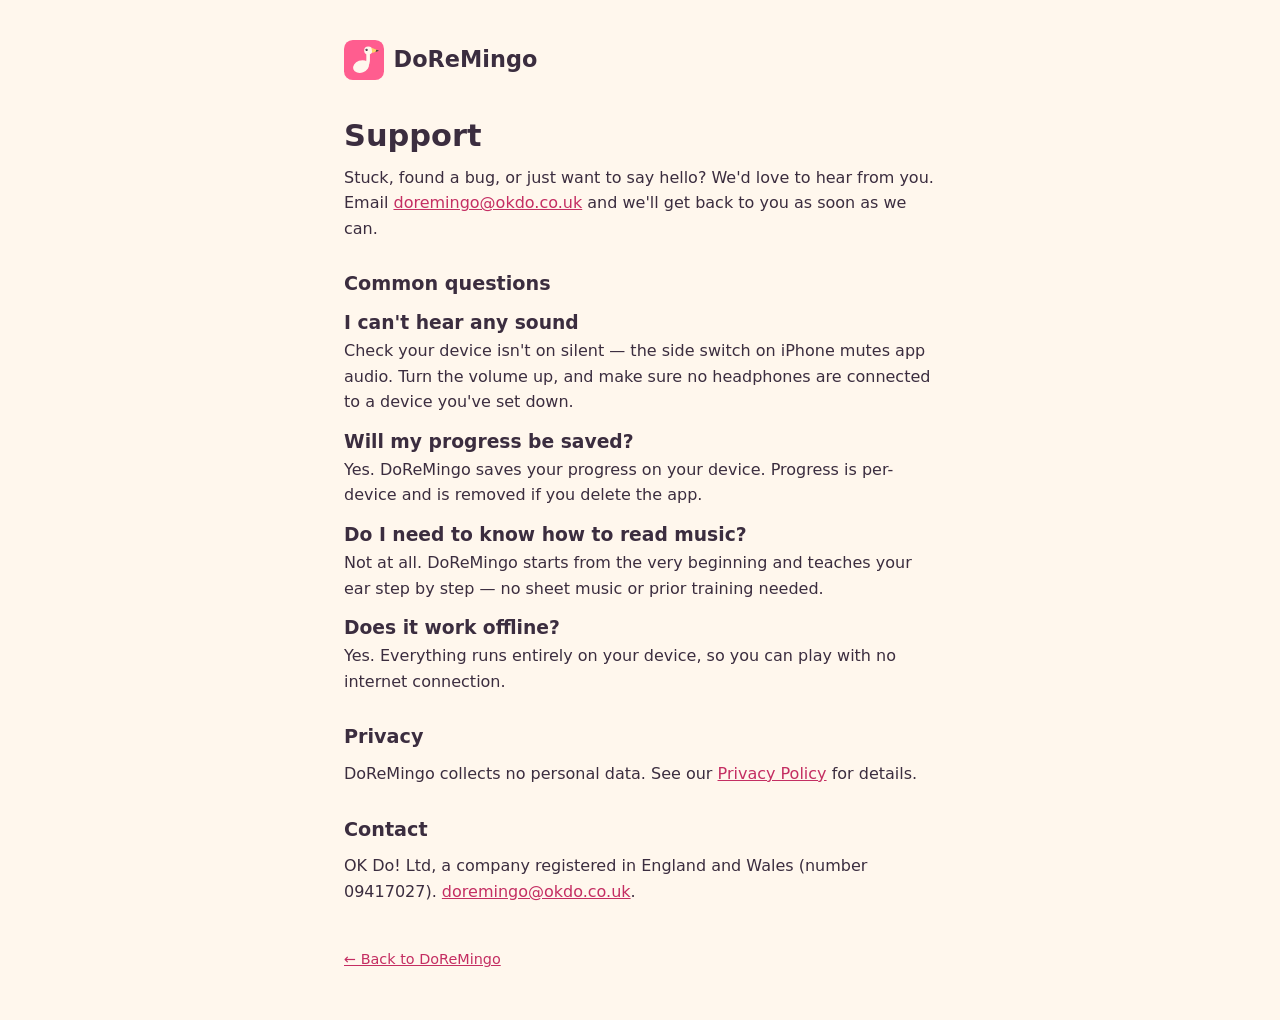
<file: doremingo/support/index.html>
<!doctype html>
<html lang="en">
<head>
  <meta charset="utf-8">
  <meta name="viewport" content="width=device-width, initial-scale=1, viewport-fit=cover">
  <title>DoReMingo — Support</title>
  <meta name="description" content="Help and support for DoReMingo, the cheerful ear-training game. Get in touch and find answers to common questions.">
  <meta name="robots" content="index, follow">
  <link rel="canonical" href="https://www.okdo.co.uk/doremingo/support/">
  <link rel="icon" href="../flamingo.svg">
  <link rel="stylesheet" href="../style.css">
</head>
<body>
  <article class="doc">
    <a class="brand" href="../">
      <img src="../flamingo.svg" alt="">
      <span>DoReMingo</span>
    </a>

    <h1>Support</h1>

    <p>
      Stuck, found a bug, or just want to say hello? We'd love to hear from you.
      Email <a href="mailto:doremingo@okdo.co.uk">doremingo@okdo.co.uk</a> and we'll get
      back to you as soon as we can.
    </p>

    <h2>Common questions</h2>

    <h3>I can't hear any sound</h3>
    <p>
      Check your device isn't on silent — the side switch on iPhone mutes app
      audio. Turn the volume up, and make sure no headphones are connected to a
      device you've set down.
    </p>

    <h3>Will my progress be saved?</h3>
    <p>
      Yes. DoReMingo saves your progress on your device. Progress is per-device
      and is removed if you delete the app.
    </p>

    <h3>Do I need to know how to read music?</h3>
    <p>
      Not at all. DoReMingo starts from the very beginning and teaches your ear
      step by step — no sheet music or prior training needed.
    </p>

    <h3>Does it work offline?</h3>
    <p>
      Yes. Everything runs entirely on your device, so you can play with no
      internet connection.
    </p>

    <h2>Privacy</h2>
    <p>
      DoReMingo collects no personal data. See our
      <a href="../privacy-policy/">Privacy Policy</a> for details.
    </p>

    <h2>Contact</h2>
    <p>
      OK Do! Ltd, a company registered in England and Wales (number 09417027).
      <a href="mailto:doremingo@okdo.co.uk">doremingo@okdo.co.uk</a>.
    </p>

    <a class="back" href="../">← Back to DoReMingo</a>
  </article>
</body>
</html>
</file>
<file: doremingo/style.css>
:root {
  --bg: #fff7ed;
  --ink: #3b2d3f;
  --pink: #ff5d8f;
  --yellow: #ffd166;
  --berry: #c42e62; /* AA-safe pink for small text */
  --font: ui-rounded, "SF Pro Rounded", "Segoe UI", system-ui, -apple-system, Roboto, sans-serif;
}

* { margin: 0; padding: 0; box-sizing: border-box; }

html { -webkit-text-size-adjust: 100%; }

body {
  font-family: var(--font);
  color: var(--ink);
  background: var(--bg);
  line-height: 1.6;
  min-height: 100vh;
  display: flex;
  flex-direction: column;
}

a { color: var(--berry); }

/* ---- landing ---- */
.hero {
  flex: 1;
  display: flex;
  flex-direction: column;
  align-items: center;
  justify-content: center;
  text-align: center;
  padding: 2rem 1.5rem 3rem;
}

.hero img {
  width: 140px;
  height: 140px;
  filter: drop-shadow(0 10px 24px rgba(255, 93, 143, 0.35));
}

.hero h1 {
  font-size: clamp(2.4rem, 9vw, 3.4rem);
  font-weight: 700;
  letter-spacing: -0.02em;
  margin: 1.25rem 0 0.4rem;
}

.hero .tagline {
  font-size: clamp(1.05rem, 4vw, 1.3rem);
  max-width: 26ch;
  color: var(--ink);
  opacity: 0.85;
}

.badge {
  display: inline-block;
  margin-top: 1.75rem;
  padding: 0.65rem 1.4rem;
  border-radius: 999px;
  background: var(--pink);
  color: #fff;
  font-weight: 700;
  font-size: 0.95rem;
  letter-spacing: 0.01em;
}

.badge .sub {
  display: block;
  font-weight: 500;
  font-size: 0.75rem;
  opacity: 0.9;
  margin-top: 0.1rem;
}

.play-now { margin-top: 1.5rem; font-size: 0.95rem; }

/* ---- footer ---- */
footer {
  text-align: center;
  padding: 1.5rem;
  font-size: 0.8rem;
  color: var(--ink);
  opacity: 0.6;
}

footer a { color: inherit; }

/* ---- privacy doc ---- */
.doc {
  flex: 1;
  max-width: 640px;
  margin: 0 auto;
  padding: 2.5rem 1.5rem 3rem;
  width: 100%;
}

.doc .brand {
  display: flex;
  align-items: center;
  gap: 0.6rem;
  margin-bottom: 2rem;
  text-decoration: none;
  color: var(--ink);
}

.doc .brand img { width: 40px; height: 40px; }
.doc .brand span { font-size: 1.4rem; font-weight: 700; }

.doc h1 { font-size: 1.9rem; margin-bottom: 0.25rem; }
.doc .updated { color: var(--berry); font-size: 0.85rem; margin-bottom: 1.75rem; }
.doc h2 { font-size: 1.2rem; margin: 1.75rem 0 0.5rem; }
.doc p, .doc li { margin-bottom: 0.75rem; }
.doc ul { padding-left: 1.4rem; }
.doc .back { display: inline-block; margin-top: 2rem; font-size: 0.9rem; }
</file>
